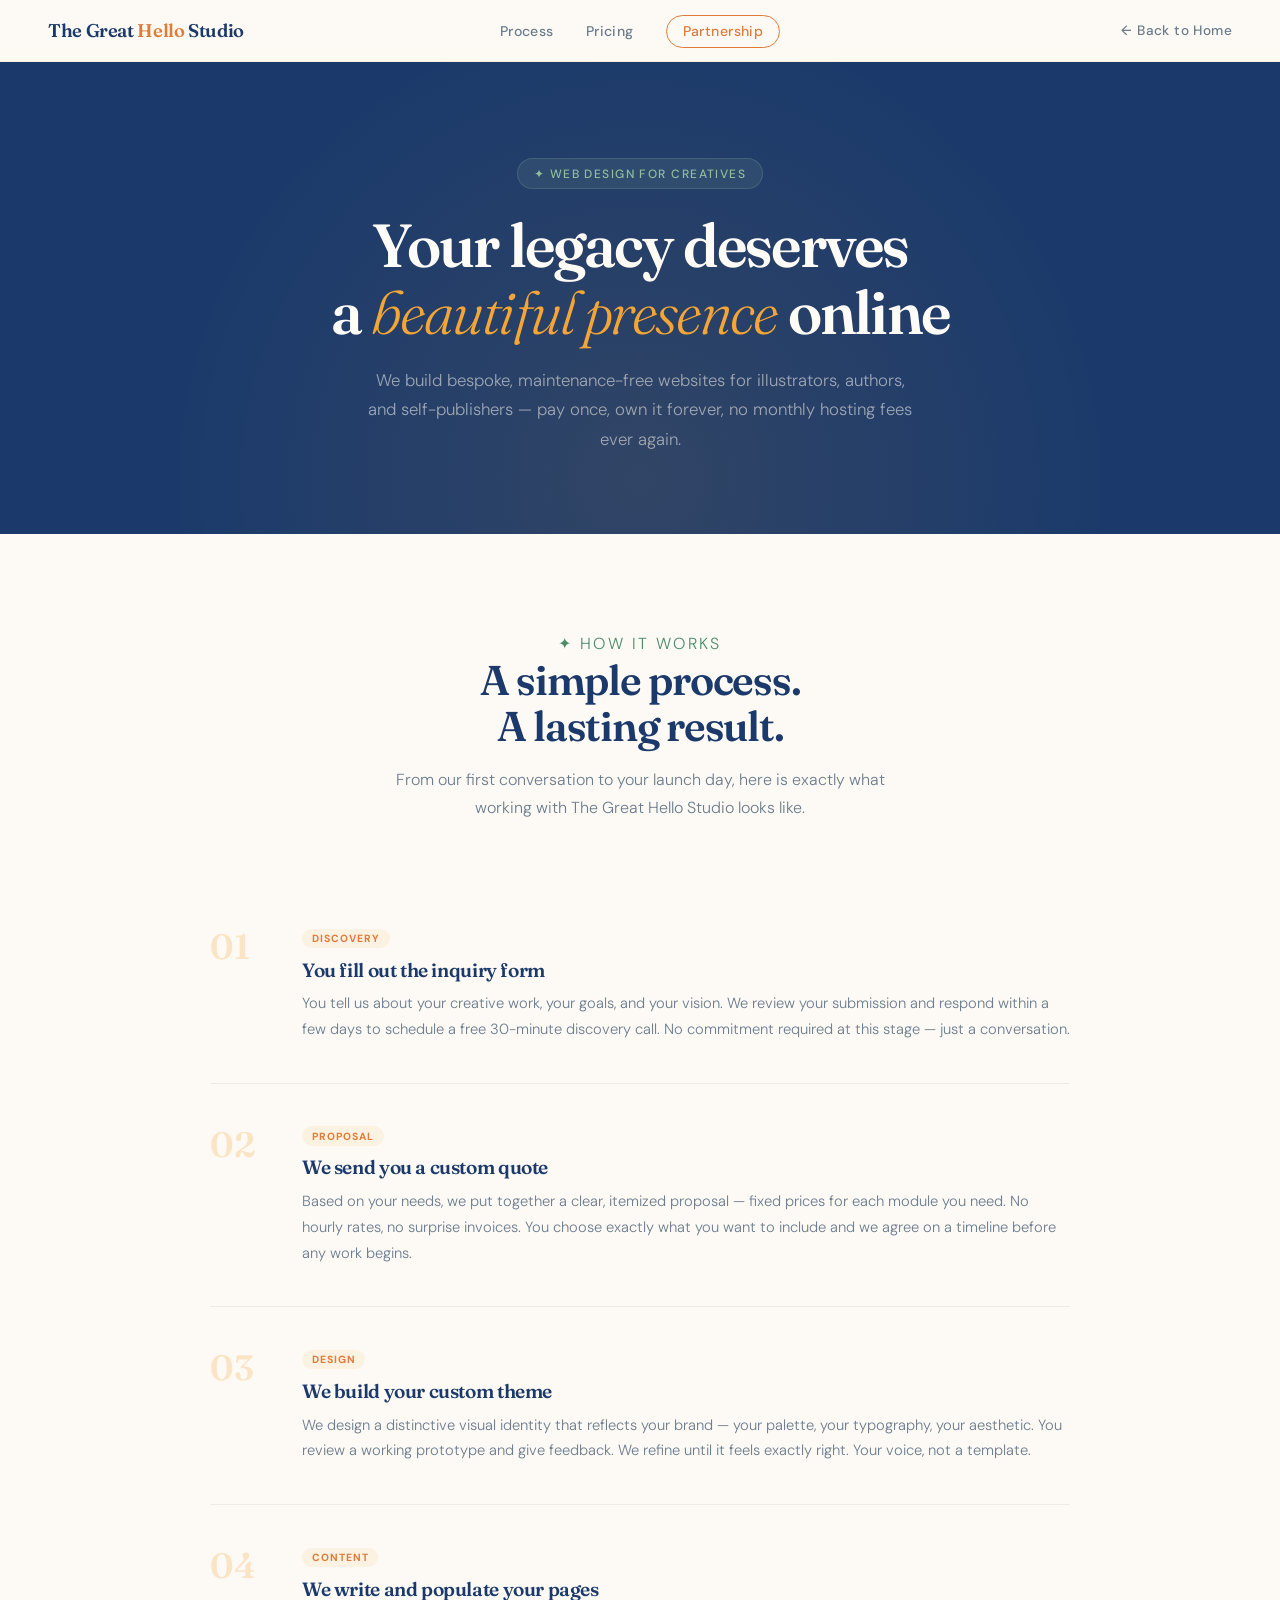
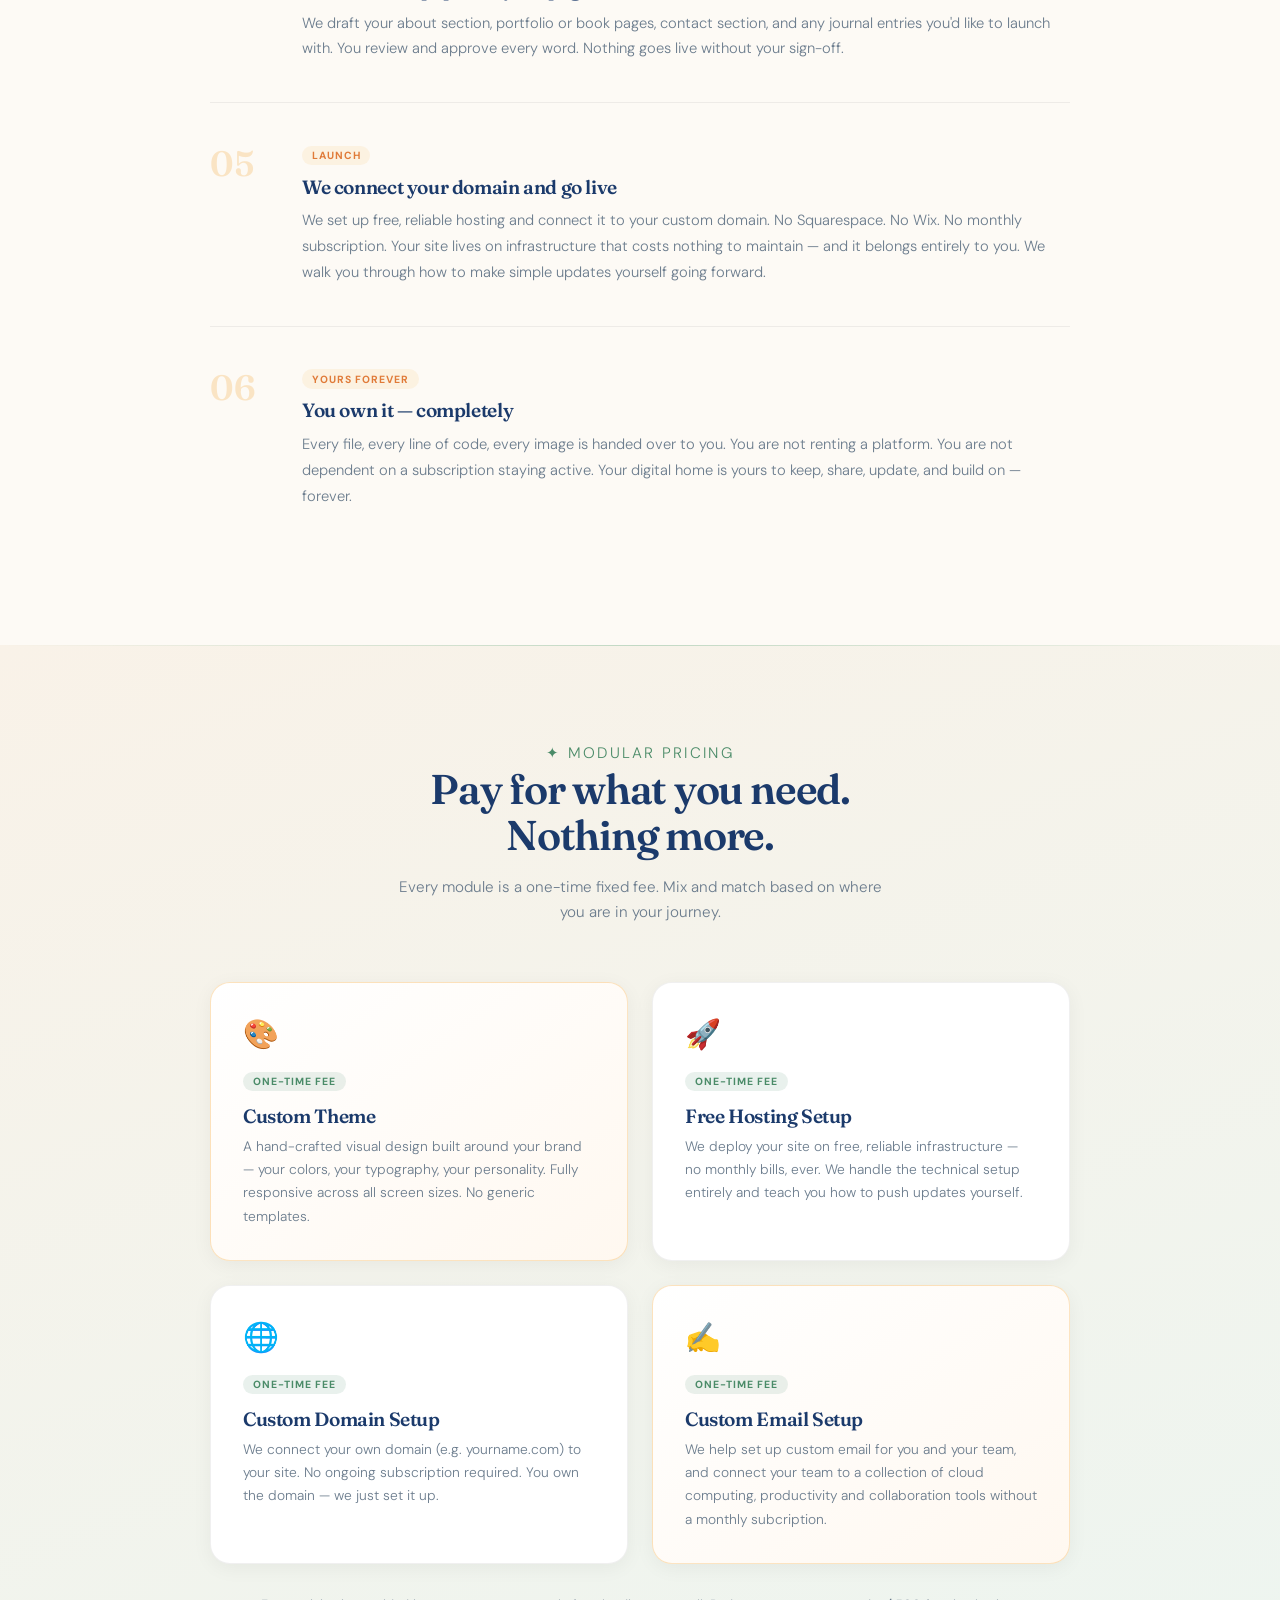
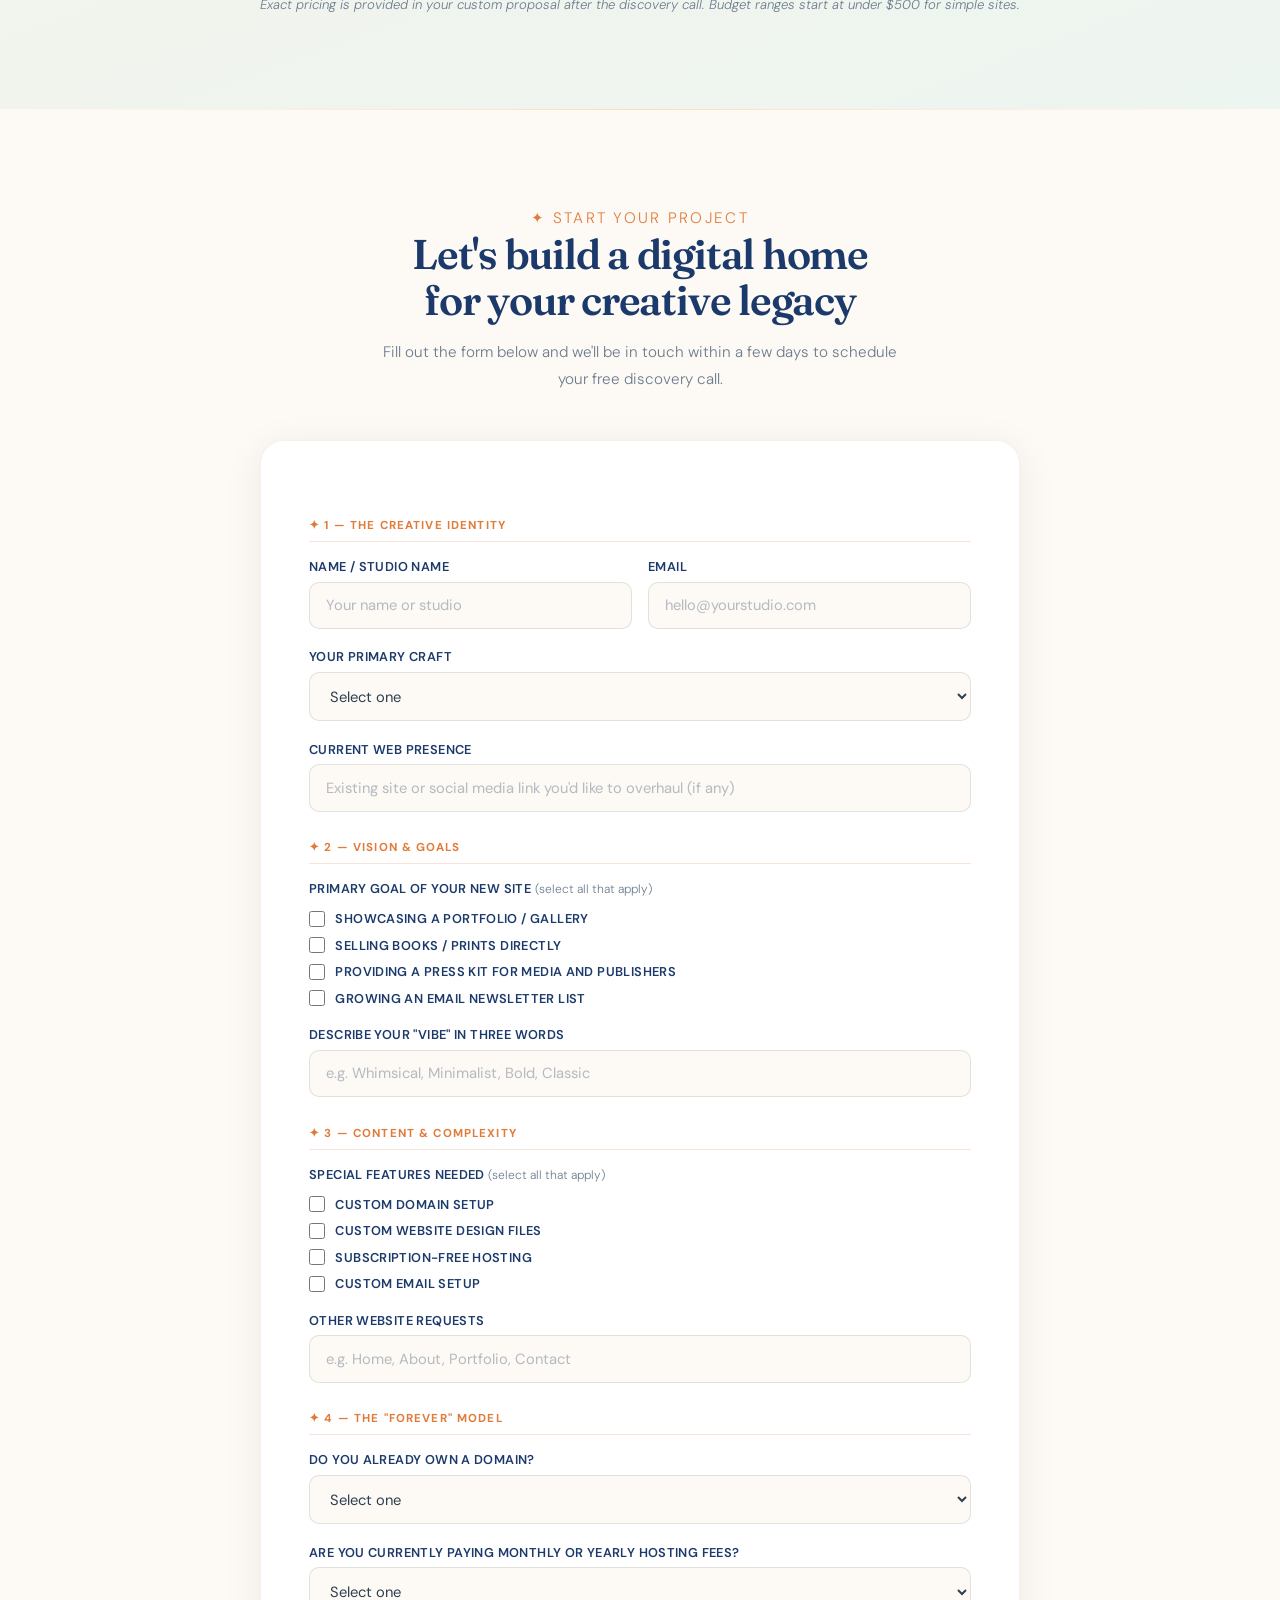
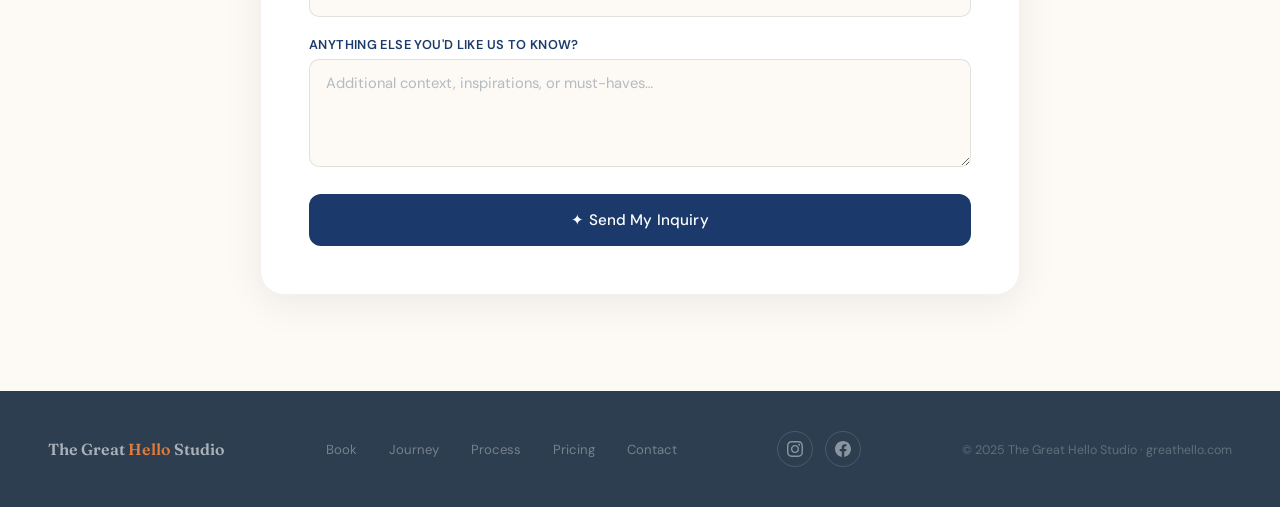
<file: webdesign/index.html>
<!DOCTYPE html>
<html lang="en">
<head>
  <meta charset="UTF-8"/>
  <meta name="viewport" content="width=device-width, initial-scale=1.0"/>
  <title>Web Design for Creatives — The Great Hello Studio</title>
  <meta name="description" content="The Great Hello Studio builds beautiful, maintenance-free websites for illustrators, authors, and self-publishers. Pay once, own it forever — no monthly hosting fees."/>
  <link rel="stylesheet" href="/css/webstyle.css">
<link rel="icon" type="image/svg+xml" href="data:image/svg+xml,%3Csvg xmlns='http://www.w3.org/2000/svg' viewBox='0 0 100 100'%3E%3Ctext y='.9em' font-size='90' fill='%23FFD166'%3E%E2%9C%A6%3C/text%3E%3C/svg%3E">
<link rel="icon" type="image/x-icon" href="/image/favicon.ico">
<link rel="icon" type="image/png" sizes="16x16" href="/image/favicon-16x16.png">
<link rel="icon" type="image/png" sizes="32x32" href="/image/favicon-32x32.png">
<link rel="apple-touch-icon" sizes="180x180" href="/image/apple-touch-icon.png">
<link rel="icon" type="image/png" sizes="192x192" href="/image/android-chrome-192x192.png">
<link rel="icon" type="image/png" sizes="512x512" href="/image/android-chrome-512x512.png">
  <link rel="preconnect" href="https://fonts.googleapis.com">
  <link rel="preconnect" href="https://fonts.gstatic.com" crossorigin>
  <link href="https://fonts.googleapis.com/css2?family=Fraunces:ital,opsz,wght@0,9..144,300;0,9..144,600;1,9..144,300&family=DM+Sans:wght@300;400;500&display=swap" rel="stylesheet">
</head>
<body>

  <!-- NAV -->
<nav>
  <a href="/" class="nav-logo">The Great <span>Hello</span> Studio</a>
  <ul class="nav-links">
    <li><a href="#process">Process</a></li>
    <li><a href="#pricing">Pricing</a></li>
    <li><a href="#inquiry">Partnership</a></li>
  </ul>
  <a href="/#creators" class="nav-back">← Back to Home</a>
</nav>
 

  <!-- HERO -->
  <div class="page-hero">
    <div class="eyebrow">✦ Web Design for Creatives</div>
    <h1>Your legacy deserves<br>a <em>beautiful presence</em> online</h1>
    <p class="page-hero-sub">We build bespoke, maintenance-free websites for illustrators, authors, and self-publishers — pay once, own it forever, no monthly hosting fees ever again.</p>
  </div>

  <!-- PROCESS -->
  <section class="process" id="process">
    <div class="process-header reveal">
      <p class="section-label" style="color:var(--sage-dark);">✦ How It Works</p>
      <h2 class="section-title" style="color:var(--midnight);">A simple process.<br>A lasting result.</h2>
      <p>From our first conversation to your launch day, here is exactly what working with The Great Hello Studio looks like.</p>
    </div>

    <div class="process-steps">

      <div class="process-step reveal">
        <div class="step-number">01</div>
        <div class="step-content">
          <div class="step-badge">Discovery</div>
          <h3>You fill out the inquiry form</h3>
          <p>You tell us about your creative work, your goals, and your vision. We review your submission and respond within a few days to schedule a free 30-minute discovery call. No commitment required at this stage — just a conversation.</p>
        </div>
      </div>

      <div class="process-step reveal">
        <div class="step-number">02</div>
        <div class="step-content">
          <div class="step-badge">Proposal</div>
          <h3>We send you a custom quote</h3>
          <p>Based on your needs, we put together a clear, itemized proposal — fixed prices for each module you need. No hourly rates, no surprise invoices. You choose exactly what you want to include and we agree on a timeline before any work begins.</p>
        </div>
      </div>

      <div class="process-step reveal">
        <div class="step-number">03</div>
        <div class="step-content">
          <div class="step-badge">Design</div>
          <h3>We build your custom theme</h3>
          <p>We design a distinctive visual identity that reflects your brand — your palette, your typography, your aesthetic. You review a working prototype and give feedback. We refine until it feels exactly right. Your voice, not a template.</p>
        </div>
      </div>

      <div class="process-step reveal">
        <div class="step-number">04</div>
        <div class="step-content">
          <div class="step-badge">Content</div>
          <h3>We write and populate your pages</h3>
          <p>We draft your about section, portfolio or book pages, contact section, and any journal entries you'd like to launch with. You review and approve every word. Nothing goes live without your sign-off.</p>
        </div>
      </div>

      <div class="process-step reveal">
        <div class="step-number">05</div>
        <div class="step-content">
          <div class="step-badge">Launch</div>
          <h3>We connect your domain and go live</h3>
          <p>We set up free, reliable hosting and connect it to your custom domain. No Squarespace. No Wix. No monthly subscription. Your site lives on infrastructure that costs nothing to maintain — and it belongs entirely to you. We walk you through how to make simple updates yourself going forward.</p>
        </div>
      </div>

      <div class="process-step reveal">
        <div class="step-number">06</div>
        <div class="step-content">
          <div class="step-badge">Yours Forever</div>
          <h3>You own it — completely</h3>
          <p>Every file, every line of code, every image is handed over to you. You are not renting a platform. You are not dependent on a subscription staying active. Your digital home is yours to keep, share, update, and build on — forever.</p>
        </div>
      </div>

    </div>
  </section>

  <!-- PRICING -->
  <section class="pricing" id="pricing">
    <div class="pricing-header reveal">
      <p class="section-label">✦ Modular Pricing</p>
      <h2 class="section-title" style="color:var(--midnight);">Pay for what you need.<br>Nothing more.</h2>
      <p>Every module is a one-time fixed fee. Mix and match based on where you are in your journey.</p>
    </div>

    <div class="pricing-grid reveal">
      <div class="pricing-card featured">
        <span class="pricing-icon">🎨</span>
        <div class="pricing-tag">One-Time Fee</div>
        <div class="pricing-name">Custom Theme</div>
        <p class="pricing-desc">A hand-crafted visual design built around your brand — your colors, your typography, your personality. Fully responsive across all screen sizes. No generic templates.</p>
      </div>
      
      <div class="pricing-card">
        <span class="pricing-icon">🚀</span>
        <div class="pricing-tag">One-Time Fee</div>
        <div class="pricing-name">Free Hosting Setup</div>
        <p class="pricing-desc">We deploy your site on free, reliable infrastructure — no monthly bills, ever. We handle the technical setup entirely and teach you how to push updates yourself.</p>
      </div>

      <div class="pricing-card">
        <span class="pricing-icon">🌐</span>
        <div class="pricing-tag">One-Time Fee</div>
        <div class="pricing-name">Custom Domain Setup</div>
        <p class="pricing-desc">We connect your own domain (e.g. yourname.com) to your site. No ongoing subscription required. You own the domain — we just set it up.</p>
      </div>
      
      <div class="pricing-card featured">
        <span class="pricing-icon">✍️</span>
        <div class="pricing-tag">One-Time Fee</div>
        <div class="pricing-name">Custom Email Setup</div>
        <p class="pricing-desc">We help set up custom email for you and your team, and connect your team to a collection of cloud computing, productivity and collaboration tools without a monthly subcription.</p>
      </div>
      
    </div>
    <p class="pricing-note">Exact pricing is provided in your custom proposal after the discovery call. Budget ranges start at under $500 for simple sites.</p>
  </section>

  <!-- FORM -->
  <section class="form-section" id="inquiry">
    <div class="form-wrap">
      <div class="form-header reveal">
        <p class="section-label">✦ Start Your Project</p>
        <h2 class="section-title">Let's build a digital home<br>for your creative legacy</h2>
        <p>Fill out the form below and we'll be in touch within a few days to schedule your free discovery call.</p>
      </div>

      <div class="collab-form reveal">
        <form>
          <input type="hidden" name="access_key" value="a3b39ef1-7ac7-4cdc-99b8-303754ea38bf">
          <input type="hidden" name="subject" value="New Web Design Inquiry — Great Hello Studio">

          <!-- 1. Creative Identity -->
          <div class="form-section-label">✦ 1 — The Creative Identity</div>
          <div class="form-row">
            <div class="form-group">
              <label>Name / Studio Name</label>
              <input type="text" name="name" placeholder="Your name or studio" required/>
            </div>
            <div class="form-group">
              <label>Email</label>
              <input type="email" name="email" placeholder="hello@yourstudio.com" required/>
            </div>
          </div>
          <!--div class="form-group">
            <label>Your Primary Craft</label>
            <input type="text" name="craft" placeholder="e.g. Children's Book Author, Fine Art Illustrator, Self-Publisher" required/>
          </div-->
          <div class="form-group">
            <label>Your Primary Craft</label>
            <select name="hosting" required>
              <option value="" disabled selected>Select one</option>
              <option value="author">Book Author</option>
              <option value="artist">Fine Art Illustrator</option>
              <option value="publisher">Self-Publisher</option>
            </select>
          </div>
          <div class="form-group">
            <label>Current Web Presence</label>
            <input type="text" name="current_site" placeholder="Existing site or social media link you'd like to overhaul (if any)" required/>
          </div>

          <!-- 2. Vision & Goals -->
          <div class="form-section-label">✦ 2 — Vision & Goals</div>
          <div class="form-group">
            <label>Primary Goal of Your New Site <span class="label-note">(select all that apply)</span></label>
            <div class="checkbox-group">
              <label class="checkbox-label"><input type="checkbox" name="goal[]" value="portfolio"/> Showcasing a portfolio / gallery</label>
              <label class="checkbox-label"><input type="checkbox" name="goal[]" value="selling"/> Selling books / prints directly</label>
              <label class="checkbox-label"><input type="checkbox" name="goal[]" value="press_kit"/> Providing a Press Kit for media and publishers</label>
              <label class="checkbox-label"><input type="checkbox" name="goal[]" value="newsletter"/> Growing an email newsletter list</label>
            </div>
          </div>
          <div class="form-group">
            <label>Describe Your "Vibe" in Three Words</label>
            <input type="text" name="vibe" placeholder="e.g. Whimsical, Minimalist, Bold, Classic" required/>
          </div>

          <!-- 3. Content & Complexity -->
          <div class="form-section-label">✦ 3 — Content & Complexity</div>
          <div class="form-group">
            <label>Special Features Needed <span class="label-note">(select all that apply)</span></label>
            <div class="checkbox-group">
              <label class="checkbox-label"><input type="checkbox" name="features[]" value="domain link"/> Custom Domain Setup</label>
              <label class="checkbox-label"><input type="checkbox" name="features[]" value="design"/> Custom Website Design Files</label>
              <label class="checkbox-label"><input type="checkbox" name="features[]" value="hosting"/> Subscription-Free Hosting</label>
              <label class="checkbox-label"><input type="checkbox" name="features[]" value="email setup"/> Custom Email Setup</label>
            </div>
          </div>
             <div class="form-group">
            <label>Other Website Requests</label>
            <input type="text" name="design" placeholder="e.g. Home, About, Portfolio, Contact"/>
          </div>
          

          <!-- 4. The Forever Model -->
          <div class="form-section-label">✦ 4 — The "Forever" Model</div>
          <div class="form-group">
            <label>Do you already own a domain?</label>
            <select name="domain" required>
              <option value="" disabled selected>Select one</option>
              <option value="yes">Yes — I already own one (e.g. www.yourname.com)</option>
              <option value="no">No — I need help securing one</option>
              <option value="unsure">Not sure yet</option>
            </select>
          </div>
          <div class="form-group">
            <label>Are you currently paying monthly or yearly hosting fees?</label>
            <select name="hosting" required>
              <option value="" disabled selected>Select one</option>
              <option value="yes">Yes — I'd love to eliminate them</option>
              <option value="no">No — starting fresh</option>
              <option value="unsure">Not sure what I'm paying for</option>
            </select>
          </div>
          <div class="form-group">
            <label>Anything else you'd like us to know?</label>
            <textarea rows="4" name="notes" placeholder="Additional context, inspirations, or must-haves…" required></textarea>
          </div>

          <button type="submit" class="btn-form">✦ Send My Inquiry</button>
        </form>
      </div>
    </div>
  </section>

  <!-- FOOTER -->
  <footer>
    <a href="/" class="footer-logo">The Great <span>Hello</span> Studio</a>
    <ul class="footer-links">
      <li><a href="/#about">Book</a></li>
      <li><a href="/#journey">Journey</a></li>
      <li><a href="#process">Process</a></li>
      <li><a href="#pricing">Pricing</a></li>
      <li><a href="#inquiry">Contact</a></li>
    </ul>
    <!--a href="index.html" class="footer-back">← Back to greathello.com</a-->
      <div class="social-links">
  <!-- Instagram -->
  <a href="https://instagram.com/the.great.hello" target="_blank" rel="noopener" class="social-link" aria-label="Instagram">
    <svg viewBox="0 0 24 24" xmlns="http://www.w3.org/2000/svg">
      <path d="M12 2.163c3.204 0 3.584.012 4.85.07 3.252.148 4.771 1.691 4.919 4.919.058 1.265.069 1.645.069 4.849 0 3.205-.012 3.584-.069 4.849-.149 3.225-1.664 4.771-4.919 4.919-1.266.058-1.644.07-4.85.07-3.204 0-3.584-.012-4.849-.07-3.26-.149-4.771-1.699-4.919-4.92-.058-1.265-.07-1.644-.07-4.849 0-3.204.013-3.583.07-4.849.149-3.227 1.664-4.771 4.919-4.919 1.266-.057 1.645-.069 4.849-.069zm0-2.163c-3.259 0-3.667.014-4.947.072-4.358.2-6.78 2.618-6.98 6.98-.059 1.281-.073 1.689-.073 4.948 0 3.259.014 3.668.072 4.948.2 4.358 2.618 6.78 6.98 6.98 1.281.058 1.689.072 4.948.072 3.259 0 3.668-.014 4.948-.072 4.354-.2 6.782-2.618 6.979-6.98.059-1.28.073-1.689.073-4.948 0-3.259-.014-3.667-.072-4.947-.196-4.354-2.617-6.78-6.979-6.98-1.281-.059-1.69-.073-4.949-.073zm0 5.838c-3.403 0-6.162 2.759-6.162 6.162s2.759 6.163 6.162 6.163 6.162-2.759 6.162-6.163c0-3.403-2.759-6.162-6.162-6.162zm0 10.162c-2.209 0-4-1.79-4-4 0-2.209 1.791-4 4-4s4 1.791 4 4c0 2.21-1.791 4-4 4zm6.406-11.845c-.796 0-1.441.645-1.441 1.44s.645 1.44 1.441 1.44c.795 0 1.439-.645 1.439-1.44s-.644-1.44-1.439-1.44z"/>
    </svg>
  </a>
  <!-- Facebook -->
  <a href="https://facebook.com/thegreathello" target="_blank" rel="noopener" class="social-link" aria-label="Facebook">
    <svg viewBox="0 0 24 24" xmlns="http://www.w3.org/2000/svg">
      <path d="M24 12.073c0-6.627-5.373-12-12-12s-12 5.373-12 12c0 5.99 4.388 10.954 10.125 11.854v-8.385H7.078v-3.47h3.047V9.43c0-3.007 1.792-4.669 4.533-4.669 1.312 0 2.686.235 2.686.235v2.953H15.83c-1.491 0-1.956.925-1.956 1.874v2.25h3.328l-.532 3.47h-2.796v8.385C19.612 23.027 24 18.062 24 12.073z"/>
    </svg>
  </a>
</div>
    <div> <a href="#" class="footer-copy">© 2025 The Great Hello Studio · greathello.com</a></div>
  </footer>

  <script>
    // Scroll reveal
    const reveals = document.querySelectorAll('.reveal');
    const observer = new IntersectionObserver((entries) => {
      entries.forEach(entry => {
        if (entry.isIntersecting) {
          entry.target.classList.add('visible');
          observer.unobserve(entry.target);
        }
      });
    }, { threshold: 0.1 });
    reveals.forEach(el => observer.observe(el));

    // Form submission
    const collabForm = document.querySelector('.collab-form form');
    if (collabForm) {
      collabForm.addEventListener('submit', async function(e) {
        e.preventDefault();

        // Checkbox validation
        const goalChecks    = this.querySelectorAll('input[name="goal[]"]:checked');
        const featureChecks = this.querySelectorAll('input[name="features[]"]:checked');

        if (goalChecks.length === 0) {
          alert('Please select at least one primary goal for your site.');
          return;
        }
        if (featureChecks.length === 0) {
          alert('Please select at least one special feature needed.');
          return;
        }

        const btn  = this.querySelector('.btn-form');
        const data = new FormData(this);

        btn.textContent = 'Sending...';
        btn.disabled    = true;

        try {
          const res  = await fetch('https://api.web3forms.com/submit', {
            method: 'POST',
            body: data,
          });
          const json = await res.json();

          if (json.success) {
            this.reset();
            btn.textContent      = '✦ Received — we\'ll be in touch!';
            btn.style.background = '#4A8B68';
          } else {
            btn.textContent      = '✗ Something went wrong. Try again.';
            btn.style.background = '#c0392b';
            btn.disabled         = false;
          }
        } catch (err) {
          btn.textContent      = '✗ Network error. Try again.';
          btn.style.background = '#c0392b';
          btn.disabled         = false;
        }
      });
    }
  </script>

</body>
</html>
</file>
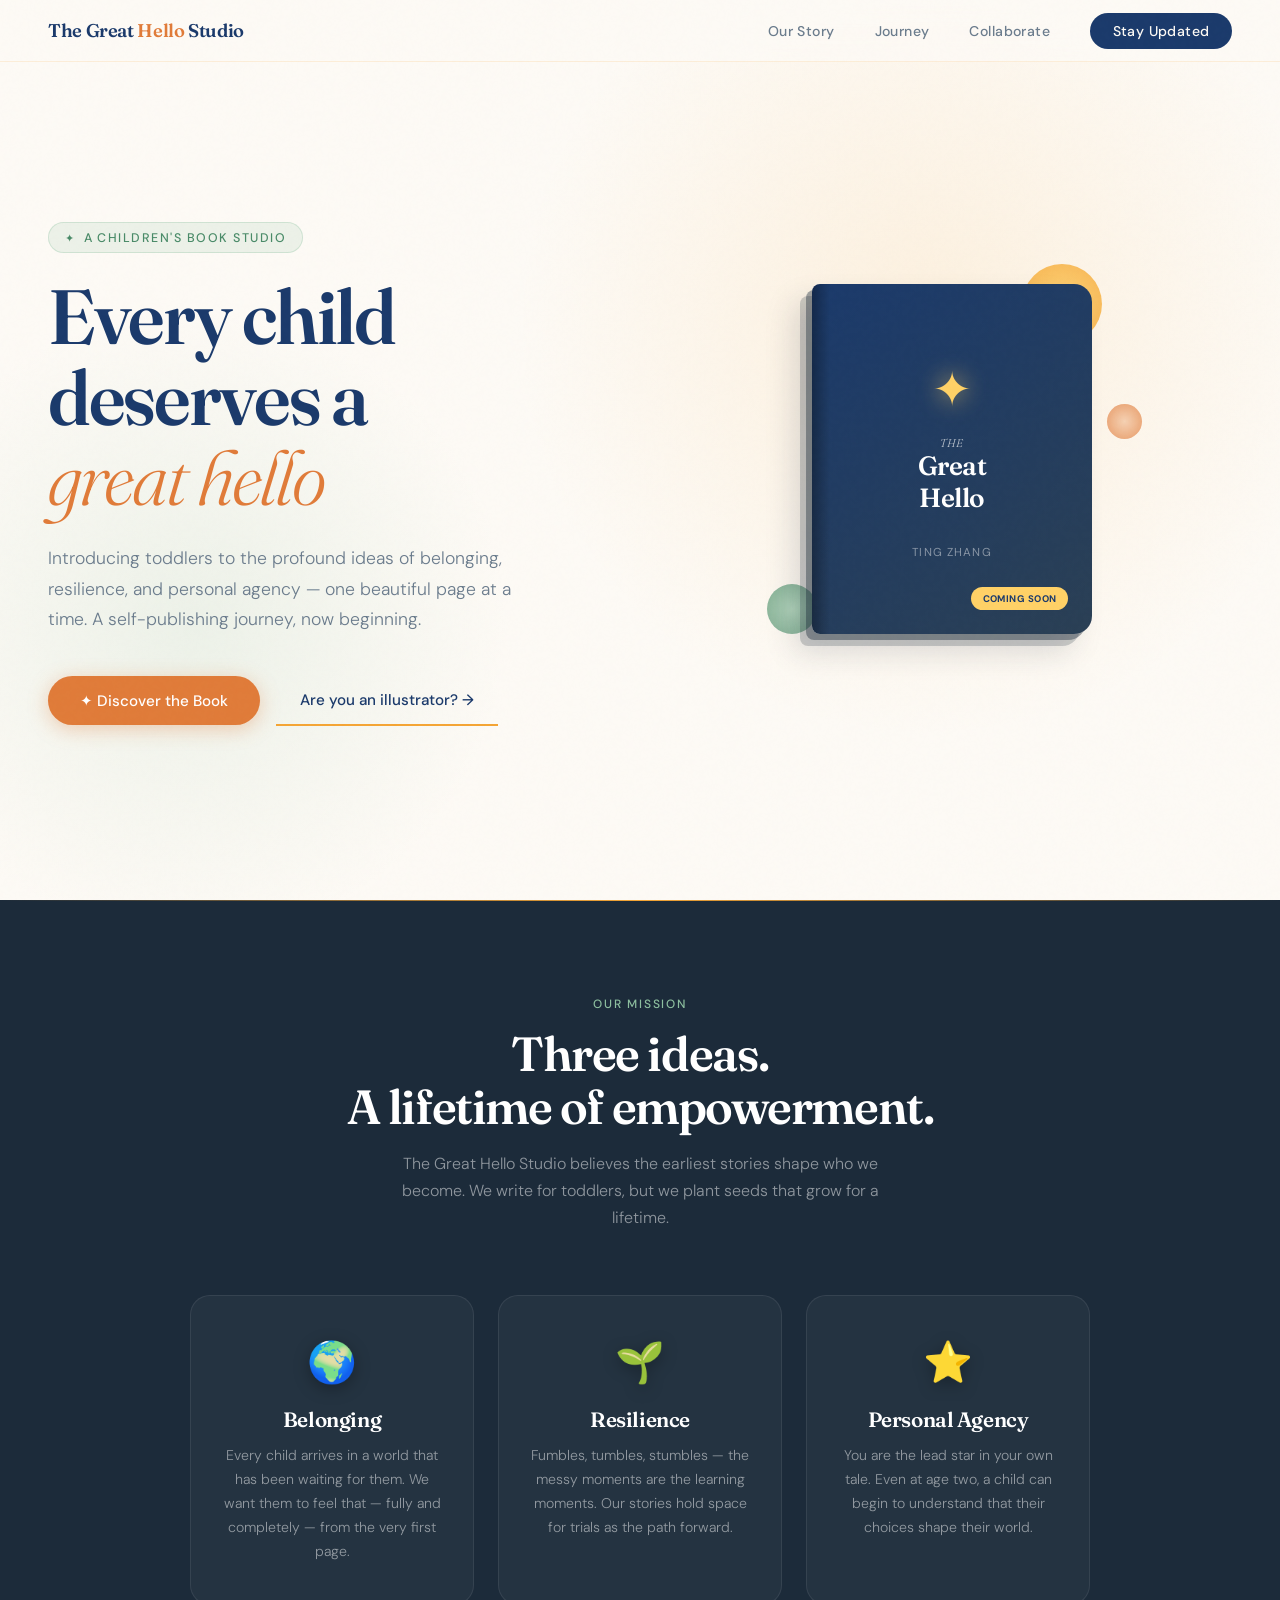
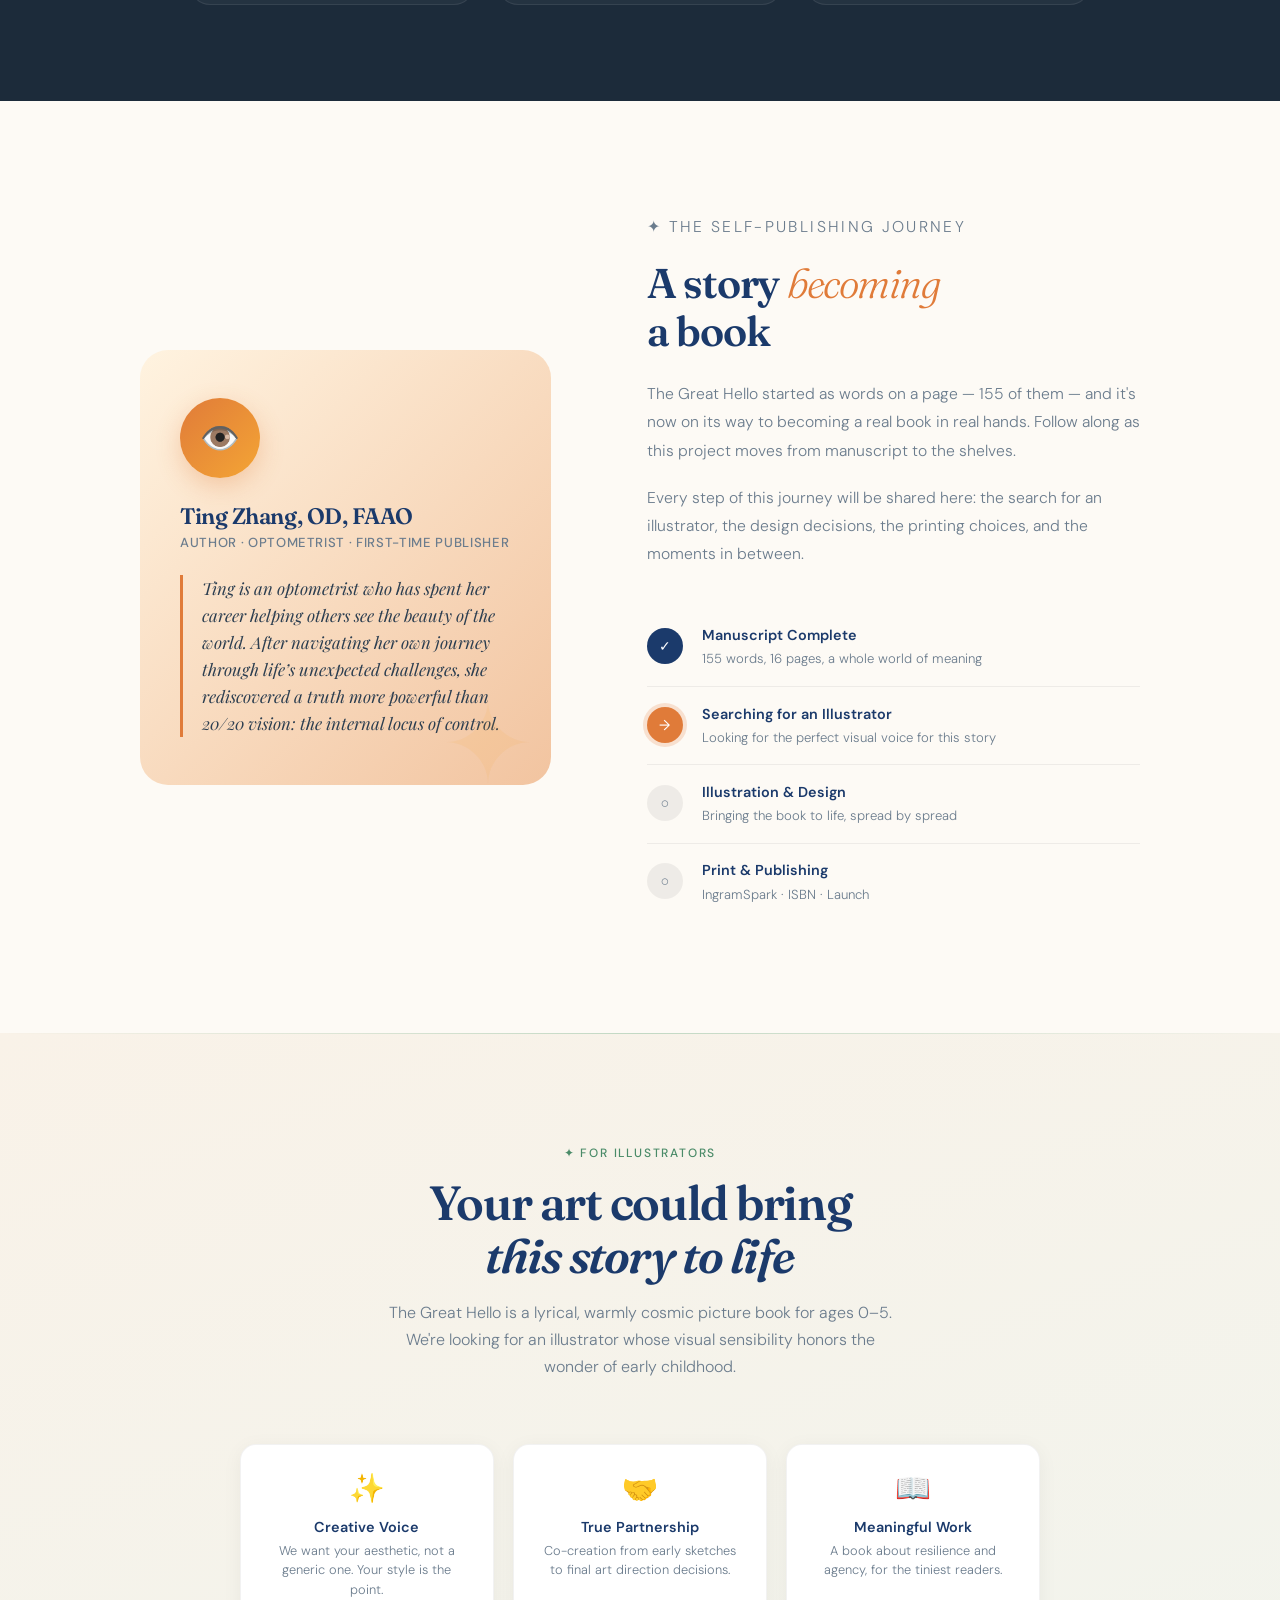
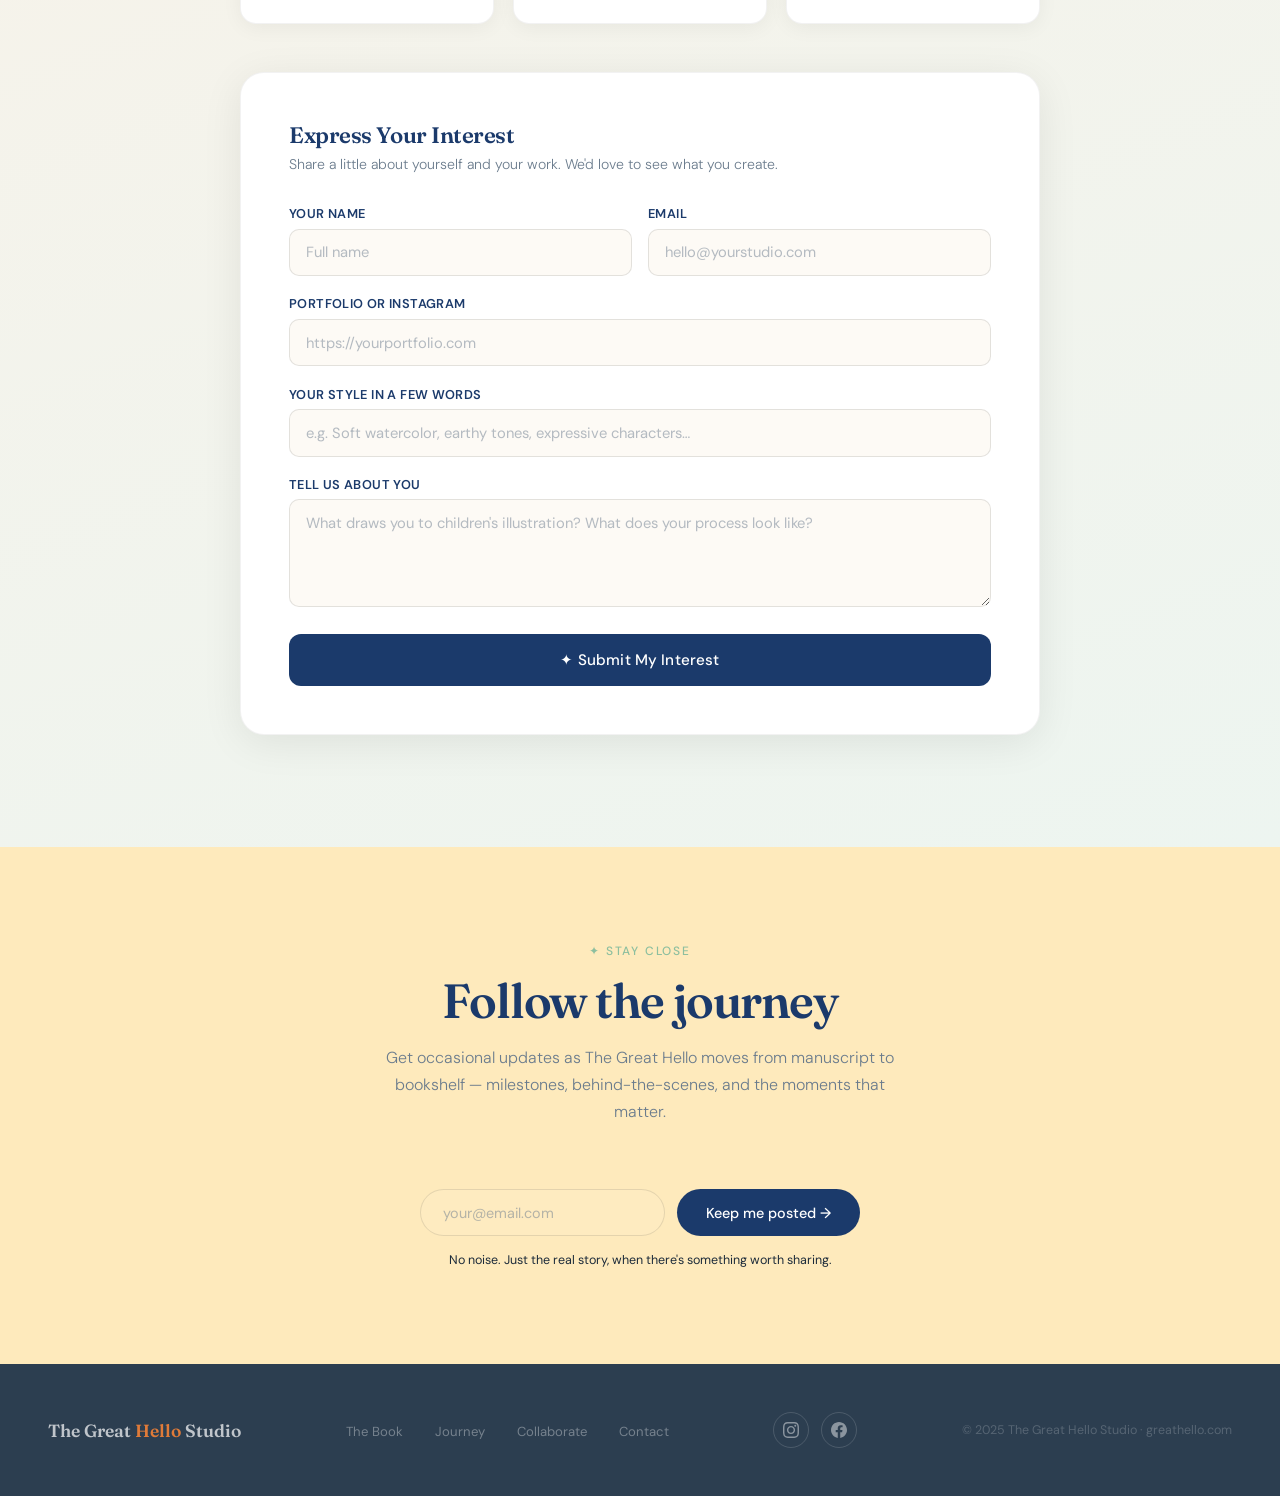
<file: index-old.html>
<!DOCTYPE html>
<html lang="en">
<head>
  <meta charset="UTF-8" />
  <meta name="viewport" content="width=device-width, initial-scale=1.0"/>
  <title>The Great Hello Studio — Where Every Child Blossoms</title>
  <link rel="icon" type="image/svg+xml" href="data:image/svg+xml,<svg xmlns='http://www.w3.org/2000/svg' viewBox='0 0 100 100'><text y='.9em' font-size='90' fill='%23FFD166'>✦</text></svg>">
  <link rel="preconnect" href="https://fonts.googleapis.com">
  <link rel="preconnect" href="https://fonts.gstatic.com" crossorigin>
  <link href="https://fonts.googleapis.com/css2?family=Playfair+Display:ital,wght@0,400;0,700;1,400&family=Fraunces:ital,opsz,wght@0,9..144,300;0,9..144,600;1,9..144,300&family=DM+Sans:wght@300;400;500&display=swap" rel="stylesheet">
  <style>
    :root {
      --dawn: #FFF3E0;
      --sky: #E8F4F8;
      --gold: #F4A535;
      --amber: #E07B39;
      --blush: #F2C4A0;
      --sage: #8DBF9F;
      --sage-dark: #4A8B68;
      --midnight: #1B3A6B;
      --midnight1: #1C2B3A;
      --ink: #2C3E50;
      --soft: #6B7C8D;
      --cream: #FDFAF5;
      --star: #FFD166;
    }

    *, *::before, *::after { box-sizing: border-box; margin: 0; padding: 0; }

    html { scroll-behavior: smooth; }

    body {
      font-family: 'DM Sans', sans-serif;
      background: var(--cream);
      color: var(--ink);
      overflow-x: hidden;
    }

    /* ── NOISE OVERLAY ── */
    body::before {
      content: '';
      position: fixed;
      inset: 0;
      background-image: url("data:image/svg+xml,%3Csvg viewBox='0 0 200 200' xmlns='http://www.w3.org/2000/svg'%3E%3Cfilter id='n'%3E%3CfeTurbulence type='fractalNoise' baseFrequency='0.75' numOctaves='4' stitchTiles='stitch'/%3E%3C/filter%3E%3Crect width='100%25' height='100%25' filter='url(%23n)' opacity='0.03'/%3E%3C/svg%3E");
      pointer-events: none;
      z-index: 1000;
      opacity: 0.4;
    }

    /* ── NAV ── */
    nav {
      position: fixed;
      top: 0; left: 0; right: 0;
      z-index: 100;
      display: flex;
      align-items: center;
      justify-content: space-between;
      padding: 1.2rem 3rem;
      background: rgba(253, 250, 245, 0.88);
      backdrop-filter: blur(12px);
      border-bottom: 1px solid rgba(244, 165, 53, 0.15);
    }

    .nav-logo {
      font-family: 'Fraunces', serif;
      font-size: 1.15rem;
      font-weight: 600;
      color: var(--midnight);
      letter-spacing: -0.02em;
    }
    
    .nav-logo a {
      text-decoration: none;
      color: inherit;
    }

    .nav-logo span {
      color: var(--amber);
    }

    nav ul {
      list-style: none;
      display: flex;
      gap: 2.5rem;
      align-items: center;
    }

    nav ul li a {
      text-decoration: none;
      color: var(--soft);
      font-size: 0.88rem;
      font-weight: 500;
      letter-spacing: 0.03em;
      transition: color 0.2s;
    }

    nav ul li a:hover { color: var(--amber); }

    .nav-cta {
      background: var(--midnight) !important;
      color: var(--cream) !important;
      padding: 0.55rem 1.4rem !important;
      border-radius: 50px !important;
      font-weight: 500 !important;
      transition: background 0.2s, transform 0.2s !important;
    }

    .nav-cta:hover {
      background: var(--amber) !important;
      color: var(--cream) !important;
      transform: translateY(-1px);
    }

    /* ── HERO ── */
    .hero {
      min-height: 100vh;
      display: grid;
      grid-template-columns: 1fr 1fr;
      align-items: center;
      padding: 8rem 3rem 5rem;
      gap: 4rem;
      position: relative;
      overflow: hidden;
    }

    /* Layered background */
    .hero::before {
      content: '';
      position: absolute;
      top: -10%;
      right: -5%;
      width: 65vw;
      height: 65vw;
      border-radius: 50%;
      background: radial-gradient(circle, rgba(244,165,53,0.12) 0%, rgba(244,165,53,0) 70%);
      pointer-events: none;
    }

    .hero::after {
      content: '';
      position: absolute;
      bottom: -5%;
      left: -10%;
      width: 50vw;
      height: 50vw;
      border-radius: 50%;
      background: radial-gradient(circle, rgba(141,191,159,0.15) 0%, rgba(141,191,159,0) 70%);
      pointer-events: none;
    }

    .hero-text {
      position: relative;
      z-index: 2;
      animation: fadeUp 0.9s ease both;
    }

    .eyebrow {
      display: inline-flex;
      align-items: center;
      gap: 0.5rem;
      font-size: 0.78rem;
      font-weight: 500;
      letter-spacing: 0.12em;
      text-transform: uppercase;
      color: var(--sage-dark);
      margin-bottom: 1.5rem;
      background: rgba(141,191,159,0.15);
      padding: 0.4rem 1rem;
      border-radius: 50px;
      border: 1px solid rgba(141,191,159,0.3);
    }

    .eyebrow::before {
      content: '✦';
      font-size: 0.7rem;
      color: var(--sage-dark);
    }

    h1 {
      font-family: 'Fraunces', serif;
      font-size: clamp(3rem, 6vw, 5.2rem);
      font-weight: 600;
      line-height: 1.05;
      color: var(--midnight);
      letter-spacing: -0.03em;
      margin-bottom: 1.5rem;
    }

    h1 em {
      font-style: italic;
      color: var(--amber);
      font-weight: 300;
    }

    .hero-desc {
      font-size: 1.1rem;
      line-height: 1.75;
      color: var(--soft);
      max-width: 480px;
      margin-bottom: 2.5rem;
      font-weight: 300;
    }

    .hero-actions {
      display: flex;
      gap: 1rem;
      flex-wrap: wrap;
      align-items: center;
    }

    .btn-primary {
      display: inline-flex;
      align-items: center;
      gap: 0.5rem;
      background: var(--amber);
      color: white;
      padding: 0.9rem 2rem;
      border-radius: 50px;
      font-size: 0.95rem;
      font-weight: 500;
      text-decoration: none;
      transition: all 0.25s;
      box-shadow: 0 4px 20px rgba(224,123,57,0.35);
    }

    .btn-primary:hover {
      background: var(--midnight);
      transform: translateY(-2px);
      box-shadow: 0 8px 30px rgba(28,43,58,0.25);
    }

    .btn-secondary {
      display: inline-flex;
      align-items: center;
      gap: 0.5rem;
      color: var(--midnight);
      padding: 0.9rem 1.5rem;
      font-size: 0.95rem;
      font-weight: 500;
      text-decoration: none;
      border-bottom: 2px solid var(--gold);
      transition: all 0.2s;
    }

    .btn-secondary:hover {
      color: var(--amber);
      gap: 0.8rem;
    }

    /* ── BOOK VISUAL ── */
    .hero-visual {
      position: relative;
      z-index: 2;
      display: flex;
      justify-content: center;
      align-items: center;
      animation: fadeUp 0.9s 0.2s ease both;
    }

    .book-container {
      position: relative;
      width: 340px;
      height: 380px;
    }

    /* Floating shapes */
    .float-shape {
      position: absolute;
      border-radius: 50%;
      animation: float 4s ease-in-out infinite;
    }

    .shape-1 {
      width: 80px; height: 80px;
      background: radial-gradient(circle, var(--star), var(--gold));
      top: -20px; right: 20px;
      animation-delay: 0s;
      opacity: 0.85;
    }

    .shape-2 {
      width: 50px; height: 50px;
      background: radial-gradient(circle, var(--sage), var(--sage-dark));
      bottom: 30px; left: -15px;
      animation-delay: 1.5s;
      opacity: 0.7;
    }

    .shape-3 {
      width: 35px; height: 35px;
      background: radial-gradient(circle, var(--blush), var(--amber));
      top: 120px; right: -20px;
      animation-delay: 0.8s;
      opacity: 0.75;
    }

    /* Book */
    .book {
      position: relative;
      width: 280px;
      height: 350px;
      margin: 0 auto;
      perspective: 1200px;
    }

    .book-cover {
      width: 100%;
      height: 100%;
      background: linear-gradient(145deg, var(--midnight) 0%, #2A3F54 100%);
      border-radius: 8px 18px 18px 8px;
      box-shadow:
        -6px 6px 0 rgba(28,43,58,0.4),
        -12px 12px 0 rgba(28,43,58,0.2),
        -18px 18px 30px rgba(28,43,58,0.15);
      display: flex;
      flex-direction: column;
      align-items: center;
      justify-content: center;
      padding: 2.5rem 2rem;
      position: relative;
      overflow: hidden;
      transition: transform 0.4s ease, box-shadow 0.4s ease;
    }

    .book-cover:hover {
      transform: rotate(1deg) scale(1.02);
      box-shadow:
        -8px 8px 0 rgba(28,43,58,0.4),
        -16px 16px 0 rgba(28,43,58,0.2),
        -24px 24px 40px rgba(28,43,58,0.2);
    }

    /* Spine illusion */
    .book-cover::before {
      content: '';
      position: absolute;
      left: 0;
      top: 0;
      bottom: 0;
      width: 18px;
      background: linear-gradient(to right, rgba(0,0,0,0.3), rgba(0,0,0,0));
      border-radius: 8px 0 0 8px;
    }

    /* Stars on cover */
    .book-cover::after {
      content: '';
      position: absolute;
      inset: 0;
   
    }

    .cover-star {
      font-size: 3rem;
      margin-bottom: 1rem;
      color: var(--star);
      filter: drop-shadow(0 0 12px rgba(255,209,102,0.8));
      animation: pulse-glow 3s ease-in-out infinite;
    }

    .cover-title {
      font-family: 'Fraunces', serif;
      font-size: 1.65rem;
      font-weight: 600;
      color: white;
      text-align: center;
      line-height: 1.2;
      letter-spacing: -0.02em;
      margin-bottom: 0.5rem;
    }

    .cover-title .cover-the {
      font-size: 1rem;
      font-weight: 300;
      font-style: italic;
      display: block;
      color: rgba(255,255,255,0.7);
      letter-spacing: 0.05em;
      text-transform: uppercase;
      font-size: 0.7rem;
    }

    .cover-author {
      font-size: 0.72rem;
      color: rgba(255,255,255,0.45);
      letter-spacing: 0.1em;
      text-transform: uppercase;
      margin-top: 1.5rem;
    }

    .cover-badge {
      position: absolute;
      bottom: 1.5rem;
      right: 1.5rem;
      background: var(--star);
      color: var(--midnight);
      font-size: 0.6rem;
      font-weight: 700;
      letter-spacing: 0.05em;
      text-transform: uppercase;
      padding: 0.3rem 0.7rem;
      border-radius: 20px;
    }

    /* ── PILLARS ── */
    .pillars {
      padding: 6rem 3rem;
      background: var(--midnight1);
      position: relative;
      overflow: hidden;
    }

    .pillars::before {
      content: '';
      position: absolute;
      top: 0; left: 0; right: 0;
      height: 1px;
      background: linear-gradient(to right, transparent, var(--gold), transparent);
    }

    .section-label {
      text-align: center;
      font-size: 0.75rem;
      letter-spacing: 0.15em;
      text-transform: uppercase;
      color: var(--sage);
      margin-bottom: 1rem;
      font-weight: 500;
    }

    .section-title {
      font-family: 'Fraunces', serif;
      font-size: clamp(2rem, 4vw, 3rem);
      font-weight: 600;
      text-align: center;
      line-height: 1.1;
      letter-spacing: -0.03em;
      margin-bottom: 1rem;
    }

    .pillars .section-title { color: white; }

    .section-sub {
      text-align: center;
      color: rgba(255,255,255,0.5);
      font-size: 1rem;
      max-width: 520px;
      margin: 0 auto 4rem;
      line-height: 1.7;
      font-weight: 300;
    }

    .pillar-grid {
      display: grid;
      grid-template-columns: repeat(3, 1fr);
      gap: 1.5rem;
      max-width: 900px;
      margin: 0 auto;
    }

    .pillar-card {
      background: rgba(255,255,255,0.04);
      border: 1px solid rgba(255,255,255,0.08);
      border-radius: 20px;
      padding: 2.5rem 2rem;
      text-align: center;
      transition: all 0.3s;
      position: relative;
      overflow: hidden;
    }

    .pillar-card::before {
      content: '';
      position: absolute;
      inset: 0;
      opacity: 0;
      transition: opacity 0.3s;
      border-radius: 20px;
    }

    .pillar-card:nth-child(1)::before { background: radial-gradient(circle at 50% 0%, rgba(244,165,53,0.1), transparent 60%); }
    .pillar-card:nth-child(2)::before { background: radial-gradient(circle at 50% 0%, rgba(141,191,159,0.1), transparent 60%); }
    .pillar-card:nth-child(3)::before { background: radial-gradient(circle at 50% 0%, rgba(255,209,102,0.1), transparent 60%); }

    .pillar-card:hover { border-color: rgba(255,255,255,0.2); transform: translateY(-4px); }
    .pillar-card:hover::before { opacity: 1; }

    .pillar-icon {
      font-size: 2.5rem;
      margin-bottom: 1.2rem;
      display: block;
      filter: drop-shadow(0 4px 8px rgba(0,0,0,0.3));
    }

    .pillar-name {
      font-family: 'Fraunces', serif;
      font-size: 1.3rem;
      font-weight: 600;
      color: white;
      margin-bottom: 0.75rem;
      letter-spacing: -0.02em;
    }

    .pillar-desc {
      font-size: 0.88rem;
      color: rgba(255,255,255,0.5);
      line-height: 1.7;
      font-weight: 300;
    }

    /* ── ABOUT / JOURNEY ── */
    .about {
      padding: 7rem 3rem;
      background: var(--cream);
      position: relative;
    }

    .about-grid {
      max-width: 1000px;
      margin: 0 auto;
      display: grid;
      grid-template-columns: 1fr 1.2fr;
      gap: 6rem;
      align-items: center;
    }

    .about-art {
      position: relative;
    }

    .author-block {
      background: linear-gradient(135deg, var(--dawn), var(--blush));
      border-radius: 28px;
      padding: 3rem 2.5rem;
      position: relative;
      overflow: hidden;
    }

    .author-block::after {
      content: '✦';
      position: absolute;
      bottom: -1rem;
      right: 1rem;
      font-size: 7rem;
      color: rgba(244,165,53,0.1);
      line-height: 1;
    }

    .author-avatar {
      width: 80px;
      height: 80px;
      background: linear-gradient(135deg, var(--amber), var(--gold));
      border-radius: 50%;
      display: flex;
      align-items: center;
      justify-content: center;
      font-size: 2rem;
      margin-bottom: 1.5rem;
      box-shadow: 0 8px 24px rgba(224,123,57,0.3);
    }

    .author-name {
      font-family: 'Fraunces', serif;
      font-size: 1.4rem;
      font-weight: 600;
      color: var(--midnight);
      margin-bottom: 0.3rem;
      letter-spacing: -0.02em;
    }

    .author-role {
      font-size: 0.82rem;
      color: var(--soft);
      letter-spacing: 0.05em;
      text-transform: uppercase;
      font-weight: 500;
      margin-bottom: 1.5rem;
    }

    .author-quote {
      font-family: 'Playfair Display', serif;
      font-style: italic;
      font-size: 1.05rem;
      color: var(--ink);
      line-height: 1.6;
      border-left: 3px solid var(--amber);
      padding-left: 1.2rem;
    }

    /* Journey timeline */
    .journey-label {
      font-size: 0.75rem;
      letter-spacing: 0.15em;
      text-transform: uppercase;
      color: var(--sage-dark);
      margin-bottom: 1rem;
      font-weight: 500;
    }

    .about-text h2 {
      font-family: 'Fraunces', serif;
      font-size: clamp(1.8rem, 3.5vw, 2.6rem);
      font-weight: 600;
      color: var(--midnight);
      line-height: 1.15;
      letter-spacing: -0.03em;
      margin-bottom: 1.5rem;
    }

    .about-text h2 em {
      font-style: italic;
      color: var(--amber);
      font-weight: 300;
    }

    .about-text p {
      font-size: 0.98rem;
      color: var(--soft);
      line-height: 1.8;
      margin-bottom: 1.2rem;
      font-weight: 300;
    }

    .milestones {
      margin-top: 2.5rem;
      display: flex;
      flex-direction: column;
      gap: 0;
    }

    .milestone {
      display: flex;
      gap: 1.2rem;
      align-items: flex-start;
      padding: 1.1rem 0;
      border-bottom: 1px solid rgba(0,0,0,0.06);
      position: relative;
    }

    .milestone:last-child { border-bottom: none; }

    .m-dot {
      width: 36px;
      height: 36px;
      border-radius: 50%;
      display: flex;
      align-items: center;
      justify-content: center;
      font-size: 0.9rem;
      flex-shrink: 0;
      margin-top: 2px;
    }

    .m-dot.done { background: var(--midnight); color: white; }
    .m-dot.active { background: var(--amber); color: white; box-shadow: 0 0 0 4px rgba(224,123,57,0.2); }
    .m-dot.next { background: rgba(0,0,0,0.06); color: var(--soft); }

    .m-text strong {
      display: block;
      font-size: 0.9rem;
      font-weight: 600;
      color: var(--midnight);
      margin-bottom: 0.2rem;
    }

    .m-text span {
      font-size: 0.82rem;
      color: var(--soft);
      font-weight: 300;
    }

    /* ── ILLUSTRATOR CTA ── */
    .illustrator-section {
      padding: 7rem 3rem;
      background: linear-gradient(160deg, #F9F2E8 0%, #EDF5F0 100%);
      position: relative;
      overflow: hidden;
    }

    .illustrator-section::before {
      content: '';
      position: absolute;
      top: 0; left: 0; right: 0;
      height: 1px;
      background: linear-gradient(to right, transparent, rgba(141,191,159,0.5), transparent);
    }

    .illustrator-inner {
      max-width: 800px;
      margin: 0 auto;
      text-align: center;
    }

    .illustrator-inner .section-title {
      color: var(--midnight);
      margin-bottom: 1rem;
    }

    .illustrator-inner .section-sub {
      color: var(--soft);
    }

    .collab-values {
      display: grid;
      grid-template-columns: repeat(3, 1fr);
      gap: 1.2rem;
      margin: 3rem 0;
    }

    .collab-val {
      background: white;
      border-radius: 16px;
      padding: 1.5rem;
      text-align: center;
      box-shadow: 0 4px 20px rgba(0,0,0,0.05);
      border: 1px solid rgba(0,0,0,0.05);
      transition: transform 0.25s, box-shadow 0.25s;
    }

    .collab-val:hover {
      transform: translateY(-3px);
      box-shadow: 0 8px 30px rgba(0,0,0,0.1);
    }

    .collab-val .icon { font-size: 1.8rem; margin-bottom: 0.7rem; display: block; }
    .collab-val strong { font-size: 0.9rem; font-weight: 600; color: var(--midnight); display: block; margin-bottom: 0.3rem; }
    .collab-val p { font-size: 0.8rem; color: var(--soft); line-height: 1.5; font-weight: 300; }

    /* Form */
    .collab-form {
      background: white;
      border-radius: 24px;
      padding: 3rem;
      box-shadow: 0 8px 40px rgba(0,0,0,0.08);
      text-align: left;
      border: 1px solid rgba(0,0,0,0.05);
    }

    .form-title {
      font-family: 'Fraunces', serif;
      font-size: 1.4rem;
      font-weight: 600;
      color: var(--midnight);
      margin-bottom: 0.4rem;
      letter-spacing: -0.02em;
    }

    .form-subtitle {
      font-size: 0.88rem;
      color: var(--soft);
      margin-bottom: 2rem;
      font-weight: 300;
    }

    .form-row {
      display: grid;
      grid-template-columns: 1fr 1fr;
      gap: 1rem;
    }

    .form-group {
      display: flex;
      flex-direction: column;
      gap: 0.4rem;
      margin-bottom: 1.2rem;
    }

    .form-group label {
      font-size: 0.8rem;
      font-weight: 600;
      color: var(--midnight);
      letter-spacing: 0.03em;
      text-transform: uppercase;
    }

    .form-group input,
    .form-group select,
    .form-group textarea {
      border: 1.5px solid rgba(0,0,0,0.1);
      border-radius: 10px;
      padding: 0.8rem 1rem;
      font-family: 'DM Sans', sans-serif;
      font-size: 0.92rem;
      color: var(--ink);
      background: var(--cream);
      transition: border-color 0.2s, box-shadow 0.2s;
      outline: none;
      resize: vertical;
    }

    .form-group input:focus,
    .form-group select:focus,
    .form-group textarea:focus {
      border-color: var(--amber);
      box-shadow: 0 0 0 3px rgba(244,165,53,0.12);
    }

    .form-group input::placeholder,
    .form-group textarea::placeholder {
      color: rgba(107,124,141,0.5);
    }

    .btn-form {
      width: 100%;
      background: var(--midnight);
      color: white;
      border: none;
      padding: 1rem;
      border-radius: 12px;
      font-family: 'DM Sans', sans-serif;
      font-size: 0.95rem;
      font-weight: 500;
      cursor: pointer;
      transition: all 0.25s;
      letter-spacing: 0.01em;
      margin-top: 0.5rem;
    }

    .btn-form:hover {
      background: var(--amber);
      transform: translateY(-2px);
      box-shadow: 0 8px 24px rgba(224,123,57,0.3);
    }

    /* ── NEWSLETTER / UPDATES ── */
    .updates {
      padding: 6rem 3rem;
      background: rgba(255,209,102,0.4);
      text-align: center;
      position: relative;
      overflow: hidden;
    }



    .updates .section-title { color: var(--midnight); }
    .updates .section-sub { color: var(--soft); }

    .newsletter-form {
      display: flex;
      gap: 0.75rem;
      max-width: 440px;
      margin: 0 auto;
      flex-wrap: wrap;
      justify-content: center;
    }

 
    .newsletter-form input {
      flex: 1;
      min-width: 220px;
      border: 1.5px solid rgba(0,0,0,0.1);
      background: rgba(255,255,255,0.07);
      border-radius: 50px;
      padding: 0.85rem 1.4rem;
      font-family: 'DM Sans', sans-serif;
      font-size: 0.9rem;
      color: var(--amber);
      outline: none;
      transition: border-color 0.2s;
    }

    .newsletter-form input::placeholder { color: rgba(107,124,141,0.5); }
    .newsletter-form input:focus { border-color: var(--midnight1); }

    .newsletter-form button {
      background: var(--midnight);
      color: white;
      border: none;
      padding: 0.85rem 1.8rem;
      border-radius: 50px;
      font-family: 'DM Sans', sans-serif;
      font-size: 0.9rem;
      font-weight: 500;
      cursor: pointer;
      transition: all 0.25s;
      white-space: nowrap;
    }

    .newsletter-form button:hover {
      background: var(--amber);
      color: white;
      transform: translateY(-2px);
    }

    .update-promise {
      font-size: 0.78rem;
      color: var(--midnight1);
      margin-top: 1rem;
    }

    /* ── FOOTER ── */
    footer {
      background: #2C3E50;
      padding: 3rem;
      display: flex;
      align-items: center;
      justify-content: space-between;
      flex-wrap: wrap;
      gap: 1.5rem;
    }
.footer-logo-link {
  text-decoration: none;
}
    .footer-logo {
      font-family: 'Fraunces', serif;
      font-size: 1.1rem;
      font-weight: 600;
      color: rgba(255,255,255,0.7);
    }

    .footer-logo span { color: var(--amber); }

    .footer-links {
      display: flex;
      gap: 2rem;
      list-style: none;
    }

    .footer-links a {
      text-decoration: none;
      color: rgba(255,255,255,0.35);
      font-size: 0.82rem;
      transition: color 0.2s;
    }

    .footer-links a:hover { color: var(--gold); }

    .footer-copy {
      font-size: 0.78rem;
      color: rgba(255,255,255,0.2);
    }
  /* ── SOCIAL ICONS ── */
.social-links {
  display: flex;
  gap: 0.75rem;
  align-items: center;
}

.social-link {
  display: flex;
  align-items: center;
  justify-content: center;
  width: 36px;
  height: 36px;
  border-radius: 50%;
  border: 1px solid rgba(255,255,255,0.15);
  color: rgba(255,255,255,0.45);
  text-decoration: none;
  transition: all 0.25s;
  flex-shrink: 0;
}

.social-link svg {
  width: 16px;
  height: 16px;
  fill: currentColor;
}

.social-link:hover {
  border-color: var(--gold);
  color: var(--gold);
  background: rgba(255,209,102,0.08);
  transform: translateY(-2px);
}
    /* ── ANIMATIONS ── */
    @keyframes fadeUp {
      from { opacity: 0; transform: translateY(24px); }
      to { opacity: 1; transform: translateY(0); }
    }

    @keyframes float {
      0%, 100% { transform: translateY(0); }
      50% { transform: translateY(-14px); }
    }

    @keyframes pulse-glow {
      0%, 100% { filter: drop-shadow(0 0 12px rgba(255,209,102,0.8)); }
      50% { filter: drop-shadow(0 0 24px rgba(255,209,102,1)) drop-shadow(0 0 40px rgba(255,209,102,0.4)); }
    }

    @keyframes spin-slow {
      from { transform: rotate(0deg); }
      to { transform: rotate(360deg); }
    }

    /* Scroll reveal */
    .reveal {
      opacity: 0;
      transform: translateY(30px);
      transition: opacity 0.7s ease, transform 0.7s ease;
    }
    .reveal.visible {
      opacity: 1;
      transform: translateY(0);
    }

    /* ── RESPONSIVE ── */
    @media (max-width: 900px) {
      .hero {
        grid-template-columns: 1fr;
        text-align: center;
        padding: 7rem 2rem 4rem;
        gap: 3rem;
      }
      .hero-desc { margin: 0 auto 2.5rem; }
      .hero-actions { justify-content: center; }
      .pillar-grid { grid-template-columns: 1fr; max-width: 380px; }
      .about-grid { grid-template-columns: 1fr; gap: 3rem; }
      .collab-values { grid-template-columns: 1fr; }
      .form-row { grid-template-columns: 1fr; }
      nav ul { display: none; }
      .hero-visual { order: -1; }
    }

    @media (max-width: 600px) {
      nav { padding: 1rem 1.5rem; }
      .hero { padding: 6rem 1.5rem 3rem; }
      .pillars, .about, .illustrator-section, .updates { padding: 4rem 1.5rem; }
      footer { padding: 2rem 1.5rem; flex-direction: column; align-items: flex-start; }
    }
  </style>
</head>
<body>

  <!-- NAV -->
  <nav>
    <div class="nav-logo"><a href="#home">The Great <span>Hello</span> Studio</a></div>
    <ul>
      <li><a href="#about">Our Story</a></li>
      <li><a href="#journey">Journey</a></li>
      <li><a href="#illustrators">Collaborate</a></li>
      <li><a href="#updates" class="nav-cta">Stay Updated</a></li>
    </ul>
  </nav>

  <!-- HERO -->
  <section class="hero" id="home">
    <div class="hero-text">
      <div class="eyebrow">A Children's Book Studio</div>
      <h1>Every child<br>deserves a<br><em>great hello</em></h1>
      <p class="hero-desc">
        Introducing toddlers to the profound ideas of belonging, resilience, and personal agency — one beautiful page at a time. A self-publishing journey, now beginning.
      </p>
      <div class="hero-actions">
        <a href="#about" class="btn-primary">✦ Discover the Book</a>
        <a href="#illustrators" class="btn-secondary">Are you an illustrator? →</a>
      </div>
    </div>
    <div class="hero-visual">
      <div class="book-container">
        <div class="float-shape shape-1"></div>
        <div class="float-shape shape-2"></div>
        <div class="float-shape shape-3"></div>
        <div class="book">
          <div class="book-cover">
            <div class="cover-star">✦</div>
            <div class="cover-title">
              <span class="cover-the">The</span>
              Great<br>Hello
            </div>
            <div class="cover-author">Ting Zhang</div>
            <div class="cover-badge">Coming Soon</div>
          </div>
        </div>
      </div>
    </div>
  </section>

  <!-- PILLARS -->
  <section class="pillars" id="about">
    <p class="section-label">Our Mission</p>
    <h2 class="section-title">Three ideas.<br>A lifetime of empowerment.</h2>
    <p class="section-sub">The Great Hello Studio believes the earliest stories shape who we become. We write for toddlers, but we plant seeds that grow for a lifetime.</p>
    <div class="pillar-grid reveal">
      <div class="pillar-card">
        <span class="pillar-icon">🌍</span>
        <div class="pillar-name">Belonging</div>
        <p class="pillar-desc">Every child arrives in a world that has been waiting for them. We want them to feel that — fully and completely — from the very first page.</p>
      </div>
      <div class="pillar-card">
        <span class="pillar-icon">🌱</span>
        <div class="pillar-name">Resilience</div>
        <p class="pillar-desc">Fumbles, tumbles, stumbles — the messy moments are the learning moments. Our stories hold space for trials as the path forward.</p>
      </div>
      <div class="pillar-card">
        <span class="pillar-icon">⭐</span>
        <div class="pillar-name">Personal Agency</div>
        <p class="pillar-desc">You are the lead star in your own tale. Even at age two, a child can begin to understand that their choices shape their world.</p>
      </div>
    </div>
  </section>

  <!-- ABOUT & JOURNEY -->
  <section class="about" id="journey">
    <div class="about-grid">
      <div class="about-art reveal">
        <div class="author-block">
          <div class="author-avatar">👁️</div>
          <div class="author-name">Ting Zhang, OD, FAAO</div>
          <div class="author-role">Author · Optometrist · First-time Publisher</div>
          <blockquote class="author-quote">
            Ting is an optometrist who has spent her career helping others see the beauty of the world. After navigating her own journey through life’s unexpected challenges, she rediscovered a truth more powerful than 20/20 vision: the internal locus of control.
          </blockquote>
        </div>
      </div>

      <div class="about-text reveal">
        <p class="journey-label">✦ The self-publishing journey</p>
        <h2>A story <em>becoming </em><br>a book</h2>
        <p>The Great Hello started as words on a page — 155 of them — and it's now on its way to becoming a real book in real hands. Follow along as this project moves from manuscript to the shelves.</p>
        <p>Every step of this journey will be shared here: the search for an illustrator, the design decisions, the printing choices, and the moments in between.</p>

        <div class="milestones">
          <div class="milestone">
            <div class="m-dot done">✓</div>
            <div class="m-text">
              <strong>Manuscript Complete</strong>
              <span>155 words, 16 pages, a whole world of meaning</span>
            </div>
          </div>
          <div class="milestone">
            <div class="m-dot active">→</div>
            <div class="m-text">
              <strong>Searching for an Illustrator</strong>
              <span>Looking for the perfect visual voice for this story</span>
            </div>
          </div>
          <div class="milestone">
            <div class="m-dot next">○</div>
            <div class="m-text">
              <strong>Illustration & Design</strong>
              <span>Bringing the book to life, spread by spread</span>
            </div>
          </div>
          <div class="milestone">
            <div class="m-dot next">○</div>
            <div class="m-text">
              <strong>Print & Publishing</strong>
              <span>IngramSpark · ISBN · Launch</span>
            </div>
          </div>
        </div>
      </div>
    </div>
  </section>

  <!-- ILLUSTRATORS -->
  <section class="illustrator-section" id="illustrators">
    <div class="illustrator-inner">
      <p class="section-label" style="color: var(--sage-dark);">✦ For Illustrators</p>
      <h2 class="section-title">Your art could bring<br><em>this story to life</em></h2>
      <p class="section-sub">The Great Hello is a lyrical, warmly cosmic picture book for ages 0–5. We're looking for an illustrator whose visual sensibility honors the wonder of early childhood.</p>

      <div class="collab-values reveal">
        <div class="collab-val">
          <span class="icon">✨</span>
          <strong>Creative Voice</strong>
          <p>We want your aesthetic, not a generic one. Your style is the point.</p>
        </div>
        <div class="collab-val">
          <span class="icon">🤝</span>
          <strong>True Partnership</strong>
          <p>Co-creation from early sketches to final art direction decisions.</p>
        </div>
        <div class="collab-val">
          <span class="icon">📖</span>
          <strong>Meaningful Work</strong>
          <p>A book about resilience and agency, for the tiniest readers.</p>
        </div>
      </div>
<form>
  <input type="hidden" name="access_key" value="bb67c2c3-52d6-4b0d-a677-b22caa35297a">
      <div class="collab-form reveal">
        <div class="form-title">Express Your Interest</div>
        <p class="form-subtitle">Share a little about yourself and your work. We'd love to see what you create.</p>
        <div class="form-row">
          <div class="form-group">
            <label for="name">Your Name</label>
            <input type="text" name="name" placeholder="Full name" required>
          </div>
          <div class="form-group">
            <label for="email">Email</label>
            <input type="email" name="email" placeholder="hello@yourstudio.com" required>
          </div>
        </div>
        <div class="form-group">
          <label for="portfolio">Portfolio or Instagram</label>
          <input type="text" name="portfolio" placeholder="https://yourportfolio.com" required>
        </div>
        <div class="form-group">
          <label for="style">Your Style in a Few Words</label>
          <input type="text" name="style" placeholder="e.g. Soft watercolor, earthy tones, expressive characters…" required>
        </div>
        <div class="form-group">
          <label for="about">Tell Us About You</label>
          <textarea rows="4" name="about" placeholder="What draws you to children's illustration? What does your process look like?"></textarea>
        </div>
        <button type="submit" class="btn-form">✦ Submit My Interest</button>
      </div>
      </form>
    </div>
  </section>

  <!-- UPDATES -->
  <section class="updates" id="updates">
    <p class="section-label">✦ Stay close</p>
    <h2 class="section-title">Follow the journey</h2>
    <p class="section-sub">Get occasional updates as The Great Hello moves from manuscript to bookshelf — milestones, behind-the-scenes, and the moments that matter.</p>
    <form class="newsletter-form" onsubmit="handleSubscribe(event)">
  <input type="hidden" name="access_key" value="0c6f40ea-1641-478f-b8e5-2996603a3273">
      <input type="email" name="email2" placeholder="your@email.com" required>
      <button type="submit">Keep me posted →</button>
    </form>
    <p class="update-promise">No noise. Just the real story, when there's something worth sharing.</p>
  </section>

  <!-- FOOTER -->
  <footer>
    <a href="#" class="footer-logo-link">
  <div class="footer-logo">The Great <span>Hello</span> Studio</div>
</a>
    <ul class="footer-links">
      <li><a href="#about">The Book</a></li>
      <li><a href="#journey">Journey</a></li>
      <li><a href="#illustrators">Collaborate</a></li>
      <li><a href="mailto:ting@greathello.com">Contact</a></li>
    </ul>
    <div class="social-links">
  <!-- Instagram -->
  <a href="https://instagram.com/the.great.hello" target="_blank" rel="noopener" class="social-link" aria-label="Instagram">
    <svg viewBox="0 0 24 24" xmlns="http://www.w3.org/2000/svg">
      <path d="M12 2.163c3.204 0 3.584.012 4.85.07 3.252.148 4.771 1.691 4.919 4.919.058 1.265.069 1.645.069 4.849 0 3.205-.012 3.584-.069 4.849-.149 3.225-1.664 4.771-4.919 4.919-1.266.058-1.644.07-4.85.07-3.204 0-3.584-.012-4.849-.07-3.26-.149-4.771-1.699-4.919-4.92-.058-1.265-.07-1.644-.07-4.849 0-3.204.013-3.583.07-4.849.149-3.227 1.664-4.771 4.919-4.919 1.266-.057 1.645-.069 4.849-.069zm0-2.163c-3.259 0-3.667.014-4.947.072-4.358.2-6.78 2.618-6.98 6.98-.059 1.281-.073 1.689-.073 4.948 0 3.259.014 3.668.072 4.948.2 4.358 2.618 6.78 6.98 6.98 1.281.058 1.689.072 4.948.072 3.259 0 3.668-.014 4.948-.072 4.354-.2 6.782-2.618 6.979-6.98.059-1.28.073-1.689.073-4.948 0-3.259-.014-3.667-.072-4.947-.196-4.354-2.617-6.78-6.979-6.98-1.281-.059-1.69-.073-4.949-.073zm0 5.838c-3.403 0-6.162 2.759-6.162 6.162s2.759 6.163 6.162 6.163 6.162-2.759 6.162-6.163c0-3.403-2.759-6.162-6.162-6.162zm0 10.162c-2.209 0-4-1.79-4-4 0-2.209 1.791-4 4-4s4 1.791 4 4c0 2.21-1.791 4-4 4zm6.406-11.845c-.796 0-1.441.645-1.441 1.44s.645 1.44 1.441 1.44c.795 0 1.439-.645 1.439-1.44s-.644-1.44-1.439-1.44z"/>
    </svg>
  </a>
  <!-- Facebook -->
  <a href="https://facebook.com/thegreathello" target="_blank" rel="noopener" class="social-link" aria-label="Facebook">
    <svg viewBox="0 0 24 24" xmlns="http://www.w3.org/2000/svg">
      <path d="M24 12.073c0-6.627-5.373-12-12-12s-12 5.373-12 12c0 5.99 4.388 10.954 10.125 11.854v-8.385H7.078v-3.47h3.047V9.43c0-3.007 1.792-4.669 4.533-4.669 1.312 0 2.686.235 2.686.235v2.953H15.83c-1.491 0-1.956.925-1.956 1.874v2.25h3.328l-.532 3.47h-2.796v8.385C19.612 23.027 24 18.062 24 12.073z"/>
    </svg>
  </a>
</div>
    <div class="footer-copy">© 2025 The Great Hello Studio · greathello.com</div>
  </footer>

  <script>
    // Scroll reveal
    const reveals = document.querySelectorAll('.reveal');
    const observer = new IntersectionObserver((entries) => {
      entries.forEach((entry, i) => {
        if (entry.isIntersecting) {
          setTimeout(() => {
            entry.target.classList.add('visible');
          }, 100);
          observer.unobserve(entry.target);
        }
      });
    }, { threshold: 0.12 });
    reveals.forEach(el => observer.observe(el));

    // Stagger pillar cards
    document.querySelectorAll('.pillar-card').forEach((card, i) => {
      card.style.animationDelay = `${i * 0.1}s`;
    });

    // Newsletter
 async function handleSubscribe(e) {
  e.preventDefault();

  const btn = e.target.querySelector('button');
  const input = e.target.querySelector('input[type="email"]');
  const data = new FormData(e.target);

  btn.textContent = 'Sending...';
  btn.disabled = true;

  try {
    const res = await fetch("https://api.web3forms.com/submit", {
      method: "POST",
      body: data,
    });

    const json = await res.json();

    if (json.success) {
      e.target.reset();
      btn.textContent = '✦ You\'re on the list!';
      btn.style.background = '#4A8B68';
      input.value = '';
      input.disabled = true;
    } else {
      btn.textContent = '✗ Something went wrong. Try again.';
      btn.style.background = '#c0392b';
      btn.disabled = false;
    }

  } catch (err) {
    btn.textContent = '✗ Network error. Try again.';
    btn.style.background = '#c0392b';
    btn.disabled = false;
  }
}

    // Form submit
  document.querySelector('.collab-form')?.closest('form')?.addEventListener('submit', async function(e) {
  e.preventDefault();

  const btn = this.querySelector('.btn-form');
  const data = new FormData(this);

  btn.textContent = 'Sending...';
  btn.disabled = true;

  try {
    const res = await fetch("https://api.web3forms.com/submit", {
      method: "POST",
      body: data,
    });

    const json = await res.json();

    if (json.success) {
      this.reset();
      btn.textContent = '✦ Received — we\'ll be in touch!';
      btn.style.background = '#4A8B68';
    } else {
      btn.textContent = '✗ Something went wrong. Try again.';
      btn.style.background = '#c0392b';
      btn.disabled = false;
    }

  } catch (err) {
    btn.textContent = '✗ Network error. Try again.';
    btn.style.background = '#c0392b';
    btn.disabled = false;
  }
});
    // Smooth nav highlight
    const sections = document.querySelectorAll('section[id]');
    const navLinks = document.querySelectorAll('nav ul li a:not(.nav-cta)');
    window.addEventListener('scroll', () => {
      let current = '';
      sections.forEach(section => {
        if (window.scrollY >= section.offsetTop - 200) {
          current = section.getAttribute('id');
        }
      });
      navLinks.forEach(link => {
        link.style.color = link.getAttribute('href') === `#${current}` ? 'var(--amber)' : '';
      });
    });
  </script>
</body>
</html>
</file>
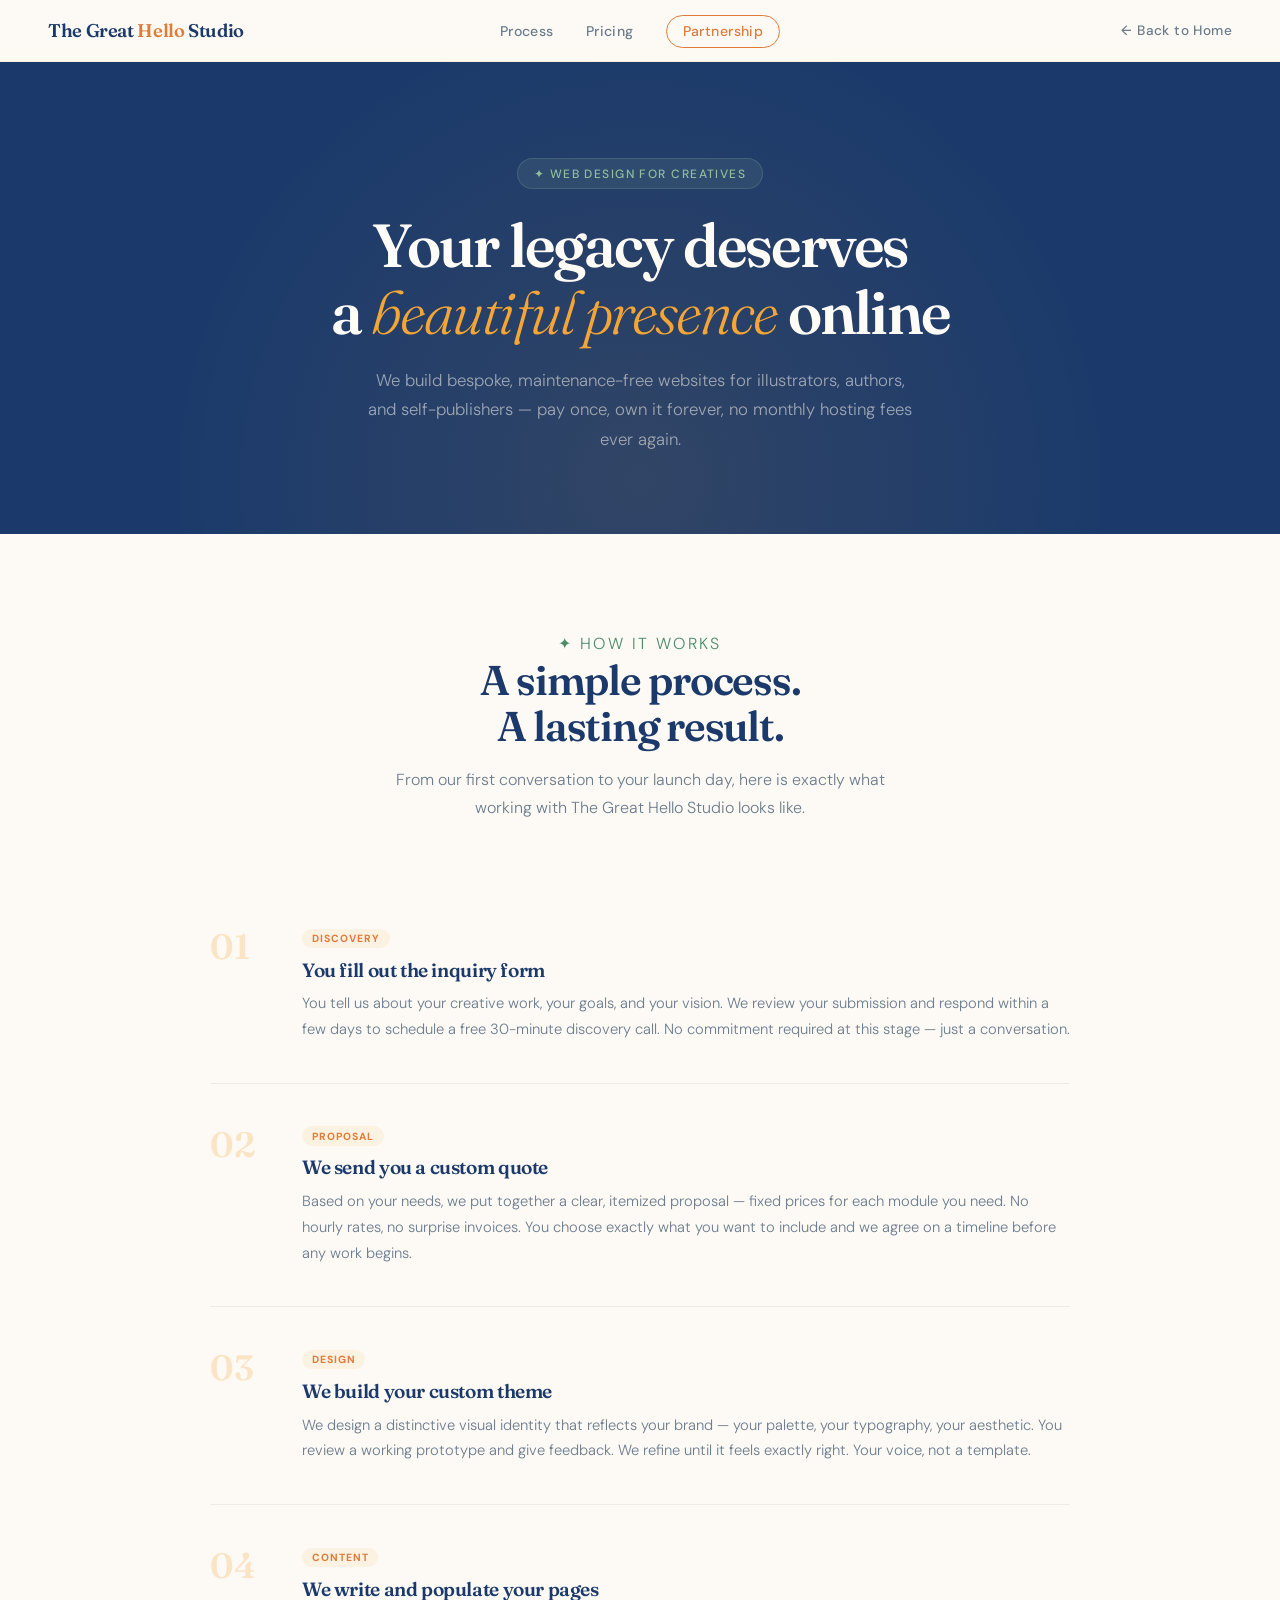
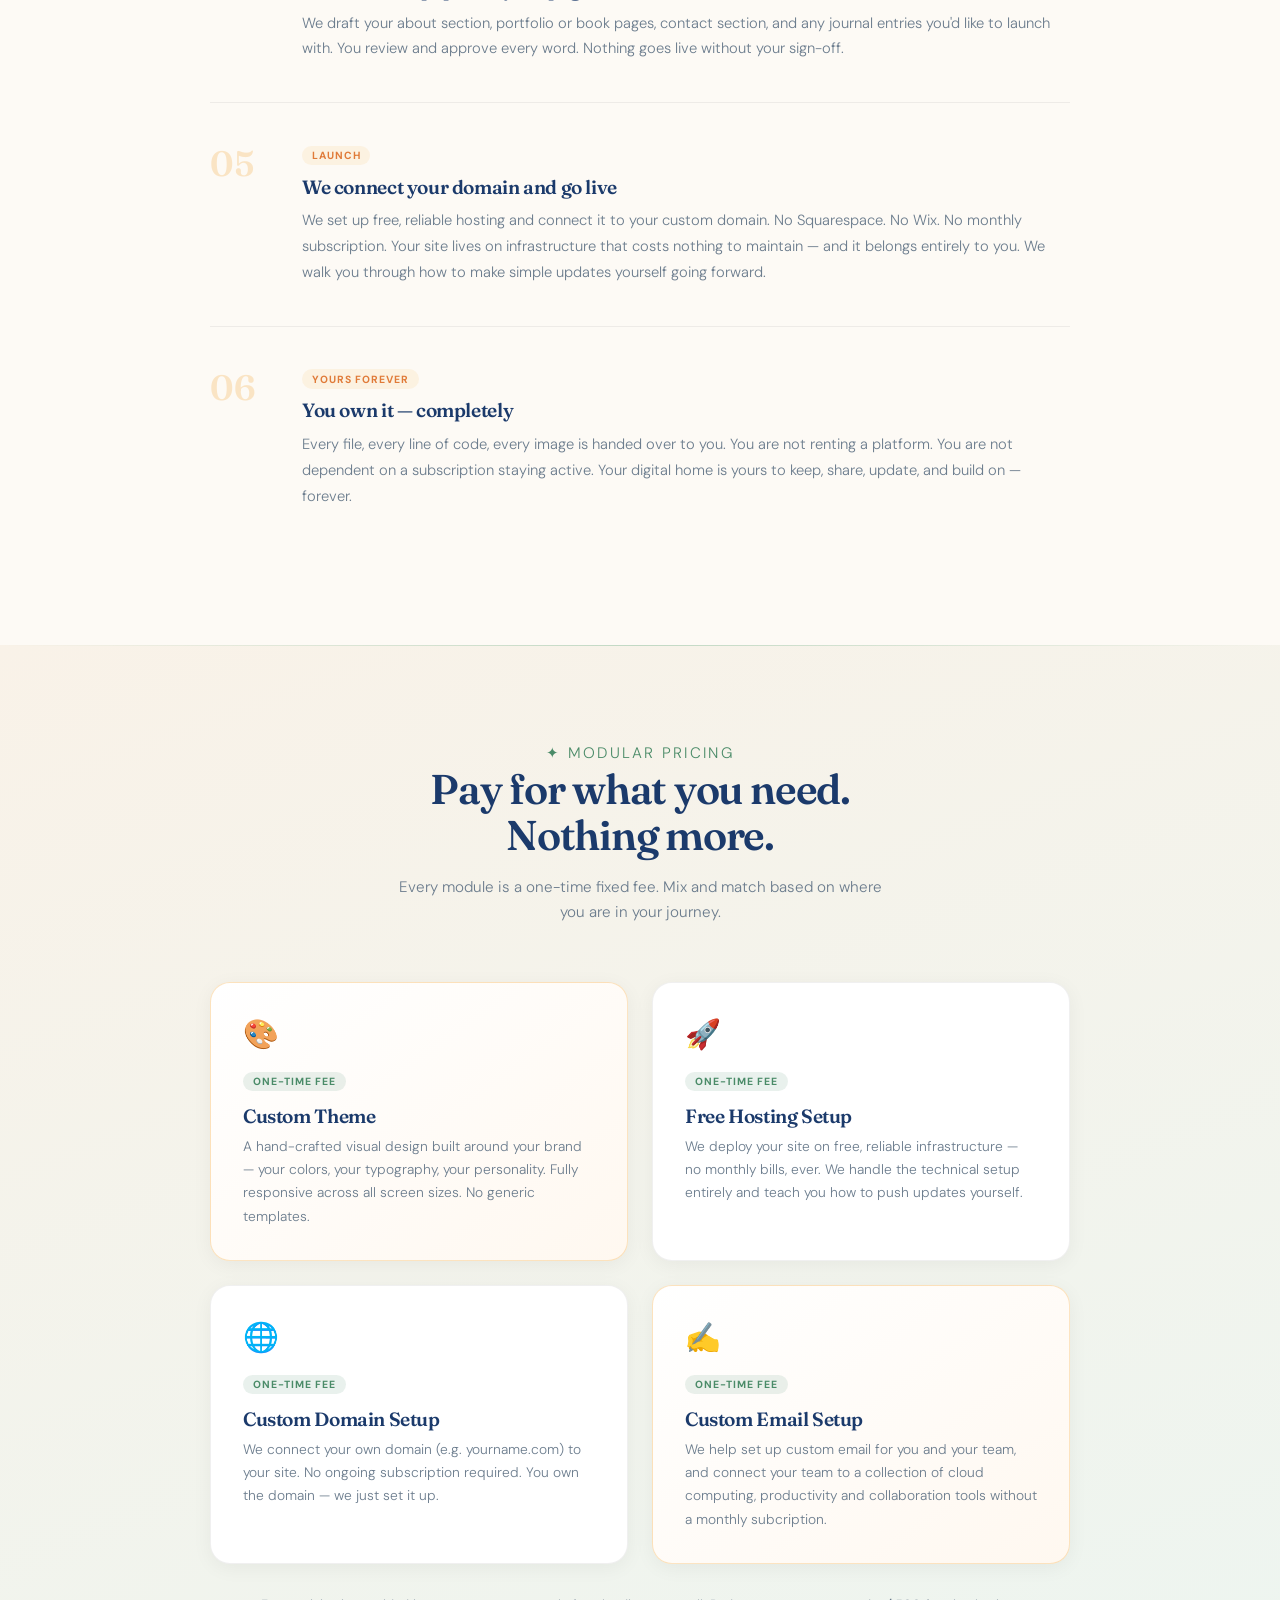
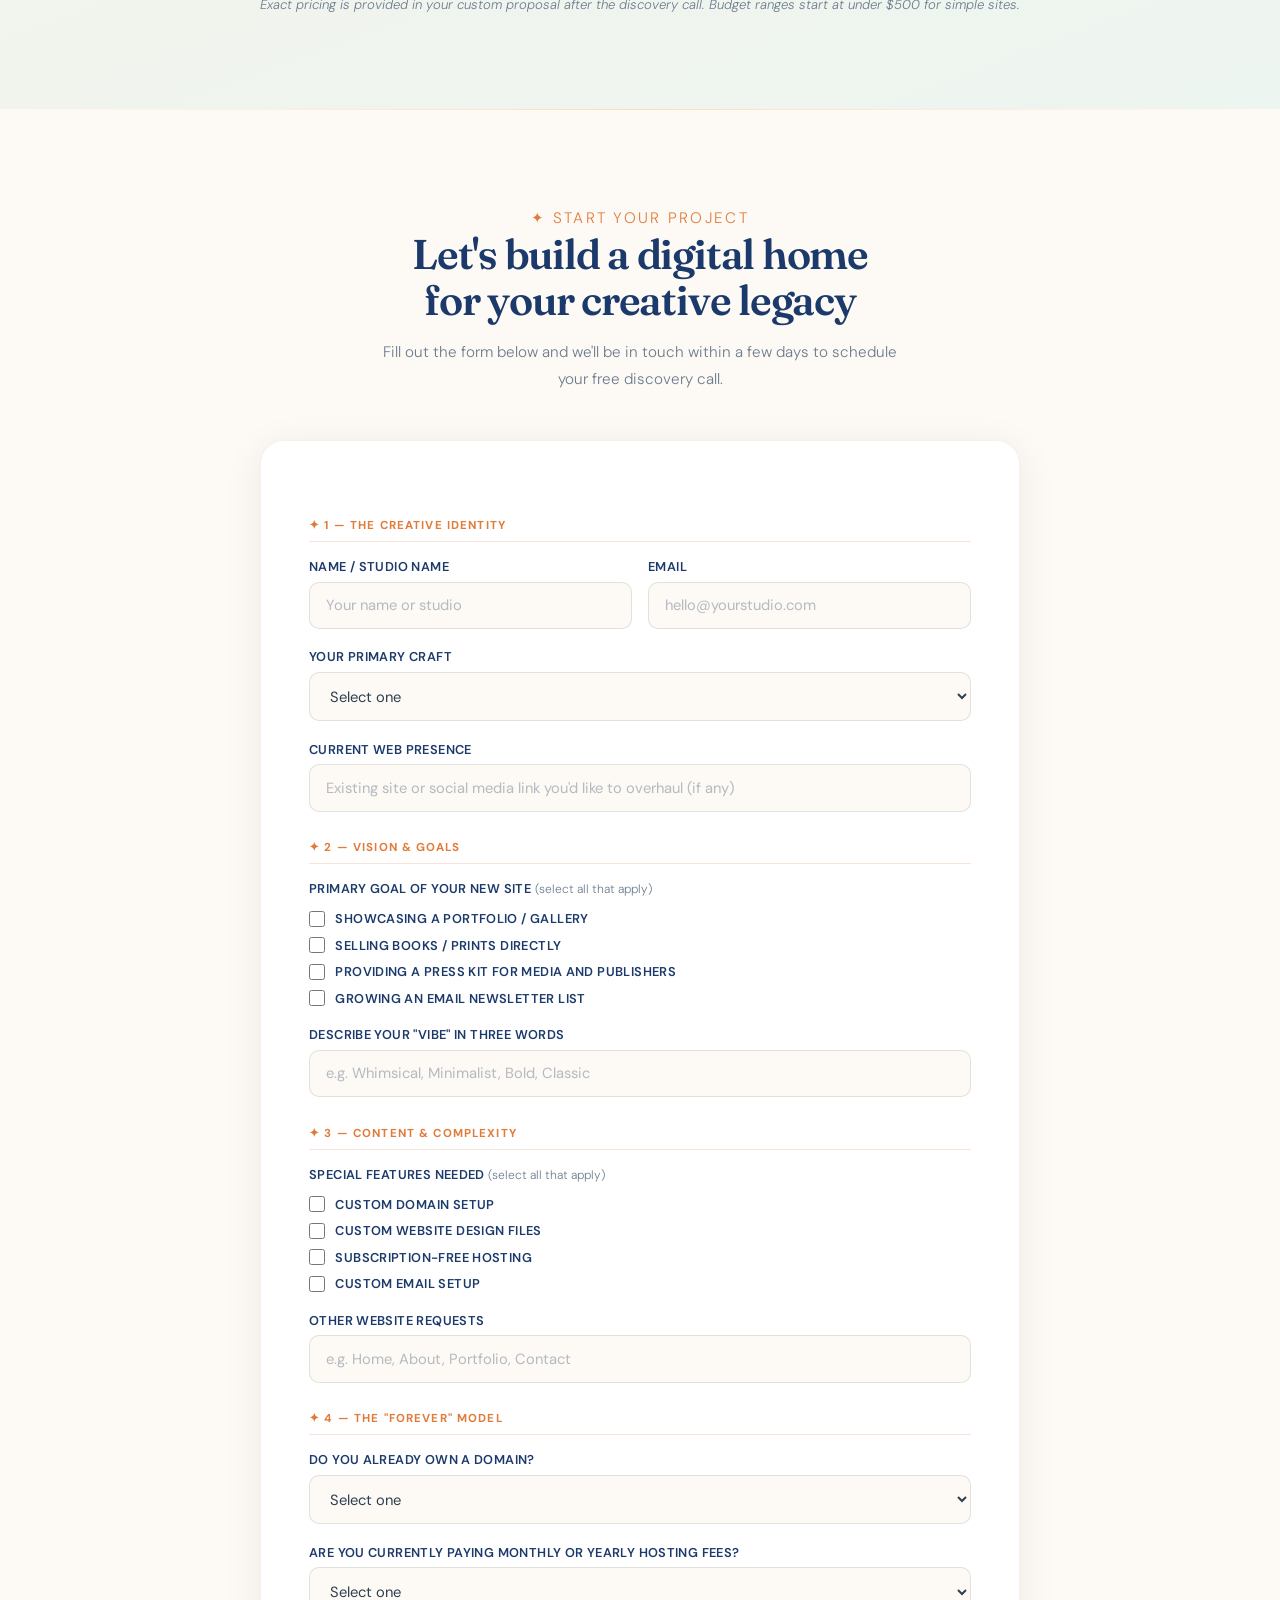
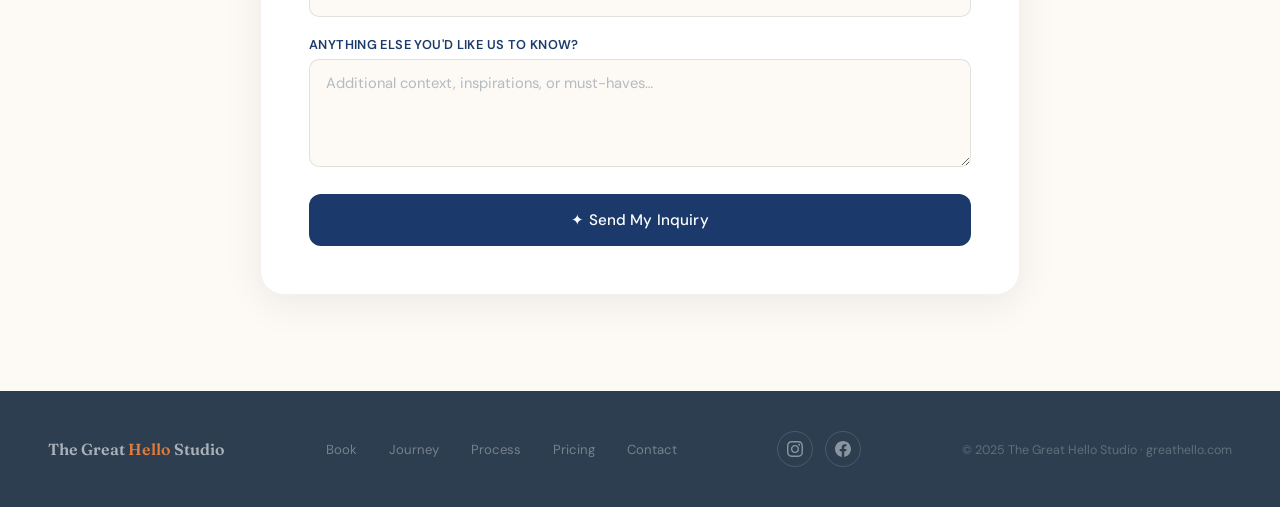
<file: webdesign.html>
<!DOCTYPE html>
<html lang="en">
<head>
  <meta charset="UTF-8"/>
  <meta name="viewport" content="width=device-width, initial-scale=1.0"/>
  <title>Web Design for Creatives — The Great Hello Studio</title>
  <meta name="description" content="The Great Hello Studio builds beautiful, maintenance-free websites for illustrators, authors, and self-publishers. Pay once, own it forever — no monthly hosting fees."/>
<link rel="icon" type="image/svg+xml" href="data:image/svg+xml,%3Csvg xmlns='http://www.w3.org/2000/svg' viewBox='0 0 100 100'%3E%3Ctext y='.9em' font-size='90' fill='%23FFD166'%3E%E2%9C%A6%3C/text%3E%3C/svg%3E">
<link rel="icon" type="image/x-icon" href="/favicon.ico">
<link rel="icon" type="image/png" sizes="16x16" href="/favicon-16x16.png">
<link rel="icon" type="image/png" sizes="32x32" href="/favicon-32x32.png">
<link rel="apple-touch-icon" sizes="180x180" href="/apple-touch-icon.png">
<link rel="icon" type="image/png" sizes="192x192" href="/android-chrome-192x192.png">
<link rel="icon" type="image/png" sizes="512x512" href="/android-chrome-512x512.png">
  <link rel="preconnect" href="https://fonts.googleapis.com">
  <link rel="preconnect" href="https://fonts.gstatic.com" crossorigin>
  <link href="https://fonts.googleapis.com/css2?family=Fraunces:ital,opsz,wght@0,9..144,300;0,9..144,600;1,9..144,300&family=DM+Sans:wght@300;400;500&display=swap" rel="stylesheet">
  <style>
    :root {
      --midnight: #1B3A6B;
      --amber:    #E07B39;
      --gold:     #F4A535;
      --blush:    #F2C4A0;
      --sage:     #8DBF9F;
      --sage-dark:#4A8B68;
      --soft:     #6B7C8D;
      --ink:      #2C3E50;
      --cream:    #FDFAF5;
      --dawn:     #FFF3E0;
    }

    *, *::before, *::after { box-sizing: border-box; margin: 0; padding: 0; }
    html { scroll-behavior: smooth; }
    body { font-family: 'DM Sans', sans-serif; background: var(--cream); color: var(--ink); overflow-x: hidden; }

    /* ── NAV ── */
    nav {
      position: sticky;
      top: 0;
      background: rgba(253,250,245,0.92);
      backdrop-filter: blur(12px);
      border-bottom: 1px solid rgba(244,165,53,0.15);
      padding: 1.2rem 3rem;
      display: grid;
      grid-template-columns: 1fr auto 1fr;
      align-items: center;
      z-index: 100;
    }
    
    .nav-logo {
      font-family: 'Fraunces', serif;
      font-size: 1.15rem;
      font-weight: 600;
      color: var(--midnight);
      letter-spacing: -0.02em;
      text-decoration: none;
    }
    
    .nav-logo a {
      text-decoration: none;
      color: inherit;
    }

    .nav-logo span {
      color: var(--amber);
    }

    nav ul {
      list-style: none;
      display: flex;
      gap: 2.5rem;
      align-items: center;
    }

    nav ul li a {
      text-decoration: none;
      color: var(--soft);
      font-size: 0.88rem;
      font-weight: 500;
      letter-spacing: 0.03em;
      transition: color 0.2s;
    }

    nav ul li a:hover { color: var(--amber); }

    .nav-links {
      list-style: none;
      display: flex;
      gap: 2rem;
      align-items: center;
      justify-content: center;
    }

.nav-links li a[href="#inquiry"] {
  border: 1px solid var(--amber);
  border-radius: 50px;
  padding: 0.4rem 1rem;
  color: var(--amber);
}

.nav-links li a[href="#inquiry"]:hover {
  background: var(--amber);
  color: white;
}

    .nav-back {
      text-decoration: none;
      color: var(--soft);
      font-size: 0.85rem;
      font-weight: 500;
      letter-spacing: 0.03em;
      transition: color 0.2s;
      justify-self: end;
      white-space: nowrap;
    }

    .nav-back:hover { color: var(--amber); }

    @media (max-width: 700px) {
      nav {
        grid-template-columns: 1fr;
      }
      .nav-links {
        display: none;
      }
      .nav-back {
        display: none;
      }
    }

    /* ── HERO ── */
    .page-hero {
      background: var(--midnight);
      padding: 6rem 3rem 5rem;
      text-align: center;
      position: relative;
      overflow: hidden;
    }

    .page-hero::before {
      content: '';
      position: absolute;
      top: -20%;
      left: 50%;
      transform: translateX(-50%);
      width: 80vw;
      height: 80vw;
      border-radius: 50%;
      background: radial-gradient(circle, rgba(244,165,53,0.1) 0%, transparent 65%);
      pointer-events: none;
    }

    .page-hero .eyebrow {
      display: inline-flex;
      align-items: center;
      gap: 0.5rem;
      font-size: 0.75rem;
      font-weight: 500;
      letter-spacing: 0.12em;
      text-transform: uppercase;
      color: var(--sage);
      margin-bottom: 1.5rem;
      background: rgba(141,191,159,0.12);
      padding: 0.4rem 1rem;
      border-radius: 50px;
      border: 1px solid rgba(141,191,159,0.2);
    }

    .page-hero h1 {
      font-family: 'Fraunces', serif;
      font-size: clamp(2.2rem, 5vw, 3.8rem);
      font-weight: 600;
      color: white;
      line-height: 1.1;
      letter-spacing: -0.03em;
      margin-bottom: 1.2rem;
    }

    .page-hero h1 em {
      font-style: italic;
      color: var(--gold);
      font-weight: 300;
    }

    .page-hero-sub {
      font-size: 1.05rem;
      color: rgba(255,255,255,0.55);
      max-width: 560px;
      margin: 0 auto;
      line-height: 1.75;
      font-weight: 300;
    }

    /* ── SHARED SECTION STYLES ── */
    .section-label {
      font-size: 0.75rem;
      letter-spacing: 0.15em;
      text-transform: uppercase;
      font-weight: 500;
      margin-bottom: 0.75rem;
    }

    .section-title {
      font-family: 'Fraunces', serif;
      font-size: clamp(1.8rem, 3.5vw, 2.6rem);
      font-weight: 600;
      line-height: 1.1;
      letter-spacing: -0.03em;
      margin-bottom: 1rem;
    }

    /* ── PROCESS SECTION ── */
    .process {
      padding: 6rem 3rem;
      background: var(--cream);
    }

    .process-header {
      text-align: center;
      margin-bottom: 4rem;
    }

    .process-header .section-label { color: var(--sage-dark); }
    .process-header .section-title { color: var(--midnight); }

    .process-header p {
      font-size: 1rem;
      color: var(--soft);
      max-width: 540px;
      margin: 0 auto;
      line-height: 1.75;
      font-weight: 300;
    }

    .process-steps {
      max-width: 860px;
      margin: 0 auto;
      display: flex;
      flex-direction: column;
      gap: 0;
    }

    .process-step {
      display: grid;
      grid-template-columns: 60px 1fr;
      gap: 2rem;
      padding: 2.5rem 0;
      border-bottom: 1px solid rgba(0,0,0,0.06);
      align-items: flex-start;
    }

    .process-step:last-child { border-bottom: none; }

    .step-number {
      font-family: 'Fraunces', serif;
      font-size: 2.2rem;
      font-weight: 600;
      color: rgba(244,165,53,0.25);
      line-height: 1;
      padding-top: 0.2rem;
    }

    .step-content h3 {
      font-family: 'Fraunces', serif;
      font-size: 1.2rem;
      font-weight: 600;
      color: var(--midnight);
      letter-spacing: -0.02em;
      margin-bottom: 0.6rem;
    }

    .step-content p {
      font-size: 0.92rem;
      color: var(--soft);
      line-height: 1.75;
      font-weight: 300;
    }

    .step-badge {
      display: inline-block;
      font-size: 0.65rem;
      font-weight: 700;
      letter-spacing: 0.1em;
      text-transform: uppercase;
      padding: 0.2rem 0.6rem;
      border-radius: 20px;
      background: rgba(244,165,53,0.1);
      color: var(--amber);
      margin-bottom: 0.6rem;
    }

    /* ── PRICING ── */
    .pricing {
      padding: 6rem 3rem;
      background: linear-gradient(160deg, #F9F2E8 0%, #EDF5F0 100%);
      position: relative;
    }

    .pricing::before {
      content: '';
      position: absolute;
      top: 0; left: 0; right: 0;
      height: 1px;
      background: linear-gradient(to right, transparent, rgba(141,191,159,0.5), transparent);
    }

    .pricing-header {
      text-align: center;
      margin-bottom: 3.5rem;
    }

    .pricing-header .section-label { color: var(--sage-dark); }
    .pricing-header .section-title { color: var(--midnight); }
    .pricing-header p { font-size: 0.95rem; color: var(--soft); max-width: 500px; margin: 0 auto; line-height: 1.7; font-weight: 300; }

    .pricing-grid {
      display: grid;
      grid-template-columns: repeat(2, 1fr);
      gap: 1.5rem;
      max-width: 860px;
      margin: 0 auto;
    }

    .pricing-card {
      background: white;
      border-radius: 20px;
      padding: 2rem;
      border: 1px solid rgba(0,0,0,0.06);
      box-shadow: 0 4px 20px rgba(0,0,0,0.05);
      transition: transform 0.25s, box-shadow 0.25s;
    }

    .pricing-card:hover {
      transform: translateY(-3px);
      box-shadow: 0 10px 32px rgba(0,0,0,0.08);
    }

    .pricing-card.featured {
      border-color: rgba(244,165,53,0.3);
      background: linear-gradient(145deg, #fff 0%, #FFF8F0 100%);
    }

    .pricing-icon { font-size: 1.8rem; margin-bottom: 1rem; display: block; }

    .pricing-name {
      font-family: 'Fraunces', serif;
      font-size: 1.2rem;
      font-weight: 600;
      color: var(--midnight);
      letter-spacing: -0.02em;
      margin-bottom: 0.4rem;
    }

    .pricing-tag {
      display: inline-block;
      font-size: 0.65rem;
      font-weight: 700;
      letter-spacing: 0.1em;
      text-transform: uppercase;
      padding: 0.2rem 0.6rem;
      border-radius: 20px;
      background: rgba(74,139,104,0.12);
      color: var(--sage-dark);
      margin-bottom: 0.8rem;
    }

    .pricing-desc {
      font-size: 0.86rem;
      color: var(--soft);
      line-height: 1.7;
      font-weight: 300;
    }

    .pricing-note {
      text-align: center;
      margin-top: 2rem;
      font-size: 0.82rem;
      color: var(--soft);
      font-style: italic;
      font-weight: 300;
    }

    /* ── FORM SECTION ── */
    .form-section {
      padding: 6rem 3rem;
      background: var(--cream);
      position: relative;
    }

    .form-section::before {
      content: '';
      position: absolute;
      top: 0; left: 0; right: 0;
      height: 1px;
      background: linear-gradient(to right, transparent, rgba(244,165,53,0.3), transparent);
    }

    .form-wrap {
      max-width: 760px;
      margin: 0 auto;
    }

    .form-header {
      text-align: center;
      margin-bottom: 3rem;
    }

    .form-header .section-label { color: var(--amber); }
    .form-header .section-title { color: var(--midnight); }
    .form-header p { font-size: 0.95rem; color: var(--soft); line-height: 1.75; font-weight: 300; max-width: 520px; margin: 0 auto; }

    .collab-form {
      background: white;
      border-radius: 24px;
      padding: 3rem;
      box-shadow: 0 8px 40px rgba(0,0,0,0.07);
      border: 1px solid rgba(0,0,0,0.05);
    }

    /* ── FORM ELEMENTS ── */
    .form-section-label {
      font-size: 0.72rem;
      font-weight: 700;
      letter-spacing: 0.1em;
      text-transform: uppercase;
      color: var(--amber);
      margin: 1.8rem 0 1rem;
      padding-bottom: 0.5rem;
      border-bottom: 1px solid rgba(224,123,57,0.2);
    }

    .form-section-label:first-child { margin-top: 0; }

    .form-row {
      display: grid;
      grid-template-columns: 1fr 1fr;
      gap: 1rem;
    }

    .form-group {
      display: flex;
      flex-direction: column;
      gap: 0.4rem;
      margin-bottom: 1.2rem;
    }

    .form-group label {
      font-size: 0.8rem;
      font-weight: 600;
      color: var(--midnight);
      letter-spacing: 0.03em;
      text-transform: uppercase;
    }

    .label-note {
      font-weight: 300;
      font-size: 0.75rem;
      color: var(--soft);
      letter-spacing: 0;
      text-transform: none;
    }

    .form-group input,
    .form-group select,
    .form-group textarea {
      border: 1.5px solid rgba(0,0,0,0.1);
      border-radius: 10px;
      padding: 0.8rem 1rem;
      font-family: 'DM Sans', sans-serif;
      font-size: 0.92rem;
      color: var(--ink);
      background: var(--cream);
      transition: border-color 0.2s, box-shadow 0.2s;
      outline: none;
      resize: vertical;
    }

    .form-group input:focus,
    .form-group select:focus,
    .form-group textarea:focus {
      border-color: var(--amber);
      box-shadow: 0 0 0 3px rgba(244,165,53,0.12);
    }

    .form-group input::placeholder,
    .form-group textarea::placeholder { color: rgba(107,124,141,0.5); }

    .checkbox-group {
      display: flex;
      flex-direction: column;
      gap: 0.6rem;
      margin-top: 0.4rem;
    }

    .checkbox-label {
      display: flex;
      align-items: center;
      gap: 0.65rem;
      font-size: 0.88rem;
      font-weight: 300;
      color: var(--ink);
      cursor: pointer;
      text-transform: none;
      letter-spacing: 0;
    }

    .checkbox-label input[type="checkbox"] {
      width: 16px;
      height: 16px;
      accent-color: var(--amber);
      cursor: pointer;
      flex-shrink: 0;
    }

    .btn-form {
      width: 100%;
      background: var(--midnight);
      color: white;
      border: none;
      padding: 1rem;
      border-radius: 12px;
      font-family: 'DM Sans', sans-serif;
      font-size: 0.95rem;
      font-weight: 500;
      cursor: pointer;
      transition: all 0.25s;
      letter-spacing: 0.01em;
      margin-top: 0.5rem;
    }

    .btn-form:hover {
      background: var(--amber);
      transform: translateY(-2px);
      box-shadow: 0 8px 24px rgba(224,123,57,0.3);
    }

    /* ── FOOTER ── */
    footer {
      background: var(--ink);
      padding: 2.5rem 3rem;
      display: flex;
      align-items: center;
      justify-content: space-between;
      flex-wrap: wrap;
      gap: 1rem;
    }

    .footer-logo {
      font-family: 'Fraunces', serif;
      font-size: 1rem;
      font-weight: 600;
      color: rgba(255,255,255,0.6);
      text-decoration: none;
    }

    .footer-logo span { color: var(--amber); }

    .footer-copy {
      font-size: 0.78rem;
      color: rgba(255,255,255,0.25);
      text-decoration: none;
    }

    .footer-back {
      font-size: 0.82rem;
      color: rgba(255,255,255,0.4);
      text-decoration: none;
      transition: color 0.2s;
    }

    .footer-back:hover { color: var(--gold); }
      .footer-links {
      display: flex;
      gap: 2rem;
      list-style: none;
    }

    .footer-links a {
      text-decoration: none;
      color: rgba(255,255,255,0.35);
      font-size: 0.82rem;
      transition: color 0.2s;
    }

    .footer-links a:hover { color: var(--gold); }

 /* ── SOCIAL ICONS ── */
.social-links {
  display: flex;
  gap: 0.75rem;
  align-items: center;
}

.social-link {
  display: flex;
  align-items: center;
  justify-content: center;
  width: 36px;
  height: 36px;
  border-radius: 50%;
  border: 1px solid rgba(255,255,255,0.15);
  color: rgba(255,255,255,0.45);
  text-decoration: none;
  transition: all 0.25s;
  flex-shrink: 0;
}

.social-link svg {
  width: 16px;
  height: 16px;
  fill: currentColor;
}

.social-link:hover {
  border-color: var(--gold);
  color: var(--gold);
  background: rgba(255,209,102,0.08);
  transform: translateY(-2px);
}
    
    /* ── REVEAL ── */
    .reveal {
      opacity: 0;
      transform: translateY(24px);
      transition: opacity 0.7s ease, transform 0.7s ease;
    }
    .reveal.visible { opacity: 1; transform: translateY(0); }

    /* ── RESPONSIVE ── */
    @media (max-width: 700px) {
      nav { padding: 1rem 1.5rem; }
      .page-hero { padding: 5rem 1.5rem 4rem; }
      .process, .pricing, .form-section { padding: 4rem 1.5rem; }
      .process-step { grid-template-columns: 40px 1fr; gap: 1.2rem; }
      .pricing-grid { grid-template-columns: 1fr; }
      .form-row { grid-template-columns: 1fr; }
      .collab-form { padding: 2rem 1.5rem; }
      footer { padding: 2rem 1.5rem; flex-direction: column; align-items: flex-start; }
    }
  </style>
</head>
<body>

  <!-- NAV -->
<nav>
  <a href="index.html" class="nav-logo">The Great <span>Hello</span> Studio</a>
  <ul class="nav-links">
    <li><a href="#process">Process</a></li>
    <li><a href="#pricing">Pricing</a></li>
    <li><a href="#inquiry">Partnership</a></li>
  </ul>
  <a href="index.html" class="nav-back">← Back to Home</a>
</nav>
 

  <!-- HERO -->
  <div class="page-hero">
    <div class="eyebrow">✦ Web Design for Creatives</div>
    <h1>Your legacy deserves<br>a <em>beautiful presence</em> online</h1>
    <p class="page-hero-sub">We build bespoke, maintenance-free websites for illustrators, authors, and self-publishers — pay once, own it forever, no monthly hosting fees ever again.</p>
  </div>

  <!-- PROCESS -->
  <section class="process" id="process">
    <div class="process-header reveal">
      <p class="section-label" style="color:var(--sage-dark);">✦ How It Works</p>
      <h2 class="section-title" style="color:var(--midnight);">A simple process.<br>A lasting result.</h2>
      <p>From our first conversation to your launch day, here is exactly what working with The Great Hello Studio looks like.</p>
    </div>

    <div class="process-steps">

      <div class="process-step reveal">
        <div class="step-number">01</div>
        <div class="step-content">
          <div class="step-badge">Discovery</div>
          <h3>You fill out the inquiry form</h3>
          <p>You tell us about your creative work, your goals, and your vision. We review your submission and respond within a few days to schedule a free 30-minute discovery call. No commitment required at this stage — just a conversation.</p>
        </div>
      </div>

      <div class="process-step reveal">
        <div class="step-number">02</div>
        <div class="step-content">
          <div class="step-badge">Proposal</div>
          <h3>We send you a custom quote</h3>
          <p>Based on your needs, we put together a clear, itemized proposal — fixed prices for each module you need. No hourly rates, no surprise invoices. You choose exactly what you want to include and we agree on a timeline before any work begins.</p>
        </div>
      </div>

      <div class="process-step reveal">
        <div class="step-number">03</div>
        <div class="step-content">
          <div class="step-badge">Design</div>
          <h3>We build your custom theme</h3>
          <p>We design a distinctive visual identity that reflects your brand — your palette, your typography, your aesthetic. You review a working prototype and give feedback. We refine until it feels exactly right. Your voice, not a template.</p>
        </div>
      </div>

      <div class="process-step reveal">
        <div class="step-number">04</div>
        <div class="step-content">
          <div class="step-badge">Content</div>
          <h3>We write and populate your pages</h3>
          <p>We draft your about section, portfolio or book pages, contact section, and any journal entries you'd like to launch with. You review and approve every word. Nothing goes live without your sign-off.</p>
        </div>
      </div>

      <div class="process-step reveal">
        <div class="step-number">05</div>
        <div class="step-content">
          <div class="step-badge">Launch</div>
          <h3>We connect your domain and go live</h3>
          <p>We set up free, reliable hosting and connect it to your custom domain. No Squarespace. No Wix. No monthly subscription. Your site lives on infrastructure that costs nothing to maintain — and it belongs entirely to you. We walk you through how to make simple updates yourself going forward.</p>
        </div>
      </div>

      <div class="process-step reveal">
        <div class="step-number">06</div>
        <div class="step-content">
          <div class="step-badge">Yours Forever</div>
          <h3>You own it — completely</h3>
          <p>Every file, every line of code, every image is handed over to you. You are not renting a platform. You are not dependent on a subscription staying active. Your digital home is yours to keep, share, update, and build on — forever.</p>
        </div>
      </div>

    </div>
  </section>

  <!-- PRICING -->
  <section class="pricing" id="pricing">
    <div class="pricing-header reveal">
      <p class="section-label">✦ Modular Pricing</p>
      <h2 class="section-title" style="color:var(--midnight);">Pay for what you need.<br>Nothing more.</h2>
      <p>Every module is a one-time fixed fee. Mix and match based on where you are in your journey.</p>
    </div>

    <div class="pricing-grid reveal">
      <div class="pricing-card featured">
        <span class="pricing-icon">🎨</span>
        <div class="pricing-tag">One-Time Fee</div>
        <div class="pricing-name">Custom Theme</div>
        <p class="pricing-desc">A hand-crafted visual design built around your brand — your colors, your typography, your personality. Fully responsive across all screen sizes. No generic templates.</p>
      </div>
      
      <div class="pricing-card">
        <span class="pricing-icon">🚀</span>
        <div class="pricing-tag">One-Time Fee</div>
        <div class="pricing-name">Free Hosting Setup</div>
        <p class="pricing-desc">We deploy your site on free, reliable infrastructure — no monthly bills, ever. We handle the technical setup entirely and teach you how to push updates yourself.</p>
      </div>

      <div class="pricing-card">
        <span class="pricing-icon">🌐</span>
        <div class="pricing-tag">One-Time Fee</div>
        <div class="pricing-name">Custom Domain Setup</div>
        <p class="pricing-desc">We connect your own domain (e.g. yourname.com) to your site. No ongoing subscription required. You own the domain — we just set it up.</p>
      </div>
      
      <div class="pricing-card featured">
        <span class="pricing-icon">✍️</span>
        <div class="pricing-tag">One-Time Fee</div>
        <div class="pricing-name">Custom Email Setup</div>
        <p class="pricing-desc">We help set up custom email for you and your team, and connect your team to a collection of cloud computing, productivity and collaboration tools without a monthly subcription.</p>
      </div>
      
    </div>
    <p class="pricing-note">Exact pricing is provided in your custom proposal after the discovery call. Budget ranges start at under $500 for simple sites.</p>
  </section>

  <!-- FORM -->
  <section class="form-section" id="inquiry">
    <div class="form-wrap">
      <div class="form-header reveal">
        <p class="section-label">✦ Start Your Project</p>
        <h2 class="section-title">Let's build a digital home<br>for your creative legacy</h2>
        <p>Fill out the form below and we'll be in touch within a few days to schedule your free discovery call.</p>
      </div>

      <div class="collab-form reveal">
        <form>
          <input type="hidden" name="access_key" value="a3b39ef1-7ac7-4cdc-99b8-303754ea38bf">
          <input type="hidden" name="subject" value="New Web Design Inquiry — Great Hello Studio">

          <!-- 1. Creative Identity -->
          <div class="form-section-label">✦ 1 — The Creative Identity</div>
          <div class="form-row">
            <div class="form-group">
              <label>Name / Studio Name</label>
              <input type="text" name="name" placeholder="Your name or studio" required/>
            </div>
            <div class="form-group">
              <label>Email</label>
              <input type="email" name="email" placeholder="hello@yourstudio.com" required/>
            </div>
          </div>
          <!--div class="form-group">
            <label>Your Primary Craft</label>
            <input type="text" name="craft" placeholder="e.g. Children's Book Author, Fine Art Illustrator, Self-Publisher" required/>
          </div-->
          <div class="form-group">
            <label>Your Primary Craft</label>
            <select name="hosting" required>
              <option value="" disabled selected>Select one</option>
              <option value="author">Book Author</option>
              <option value="artist">Fine Art Illustrator</option>
              <option value="publisher">Self-Publisher</option>
            </select>
          </div>
          <div class="form-group">
            <label>Current Web Presence</label>
            <input type="text" name="current_site" placeholder="Existing site or social media link you'd like to overhaul (if any)" required/>
          </div>

          <!-- 2. Vision & Goals -->
          <div class="form-section-label">✦ 2 — Vision & Goals</div>
          <div class="form-group">
            <label>Primary Goal of Your New Site <span class="label-note">(select all that apply)</span></label>
            <div class="checkbox-group">
              <label class="checkbox-label"><input type="checkbox" name="goal[]" value="portfolio"/> Showcasing a portfolio / gallery</label>
              <label class="checkbox-label"><input type="checkbox" name="goal[]" value="selling"/> Selling books / prints directly</label>
              <label class="checkbox-label"><input type="checkbox" name="goal[]" value="press_kit"/> Providing a Press Kit for media and publishers</label>
              <label class="checkbox-label"><input type="checkbox" name="goal[]" value="newsletter"/> Growing an email newsletter list</label>
            </div>
          </div>
          <div class="form-group">
            <label>Describe Your "Vibe" in Three Words</label>
            <input type="text" name="vibe" placeholder="e.g. Whimsical, Minimalist, Bold, Classic" required/>
          </div>

          <!-- 3. Content & Complexity -->
          <div class="form-section-label">✦ 3 — Content & Complexity</div>
          <div class="form-group">
            <label>Special Features Needed <span class="label-note">(select all that apply)</span></label>
            <div class="checkbox-group">
              <label class="checkbox-label"><input type="checkbox" name="features[]" value="domain link"/> Custom Domain Setup</label>
              <label class="checkbox-label"><input type="checkbox" name="features[]" value="design"/> Custom Website Design Files</label>
              <label class="checkbox-label"><input type="checkbox" name="features[]" value="hosting"/> Subscription-Free Hosting</label>
              <label class="checkbox-label"><input type="checkbox" name="features[]" value="email setup"/> Custom Email Setup</label>
            </div>
          </div>
             <div class="form-group">
            <label>Other Website Requests</label>
            <input type="text" name="design" placeholder="e.g. Home, About, Portfolio, Contact" required/>
          </div>
          

          <!-- 4. The Forever Model -->
          <div class="form-section-label">✦ 4 — The "Forever" Model</div>
          <div class="form-group">
            <label>Do you already own a domain?</label>
            <select name="domain" required>
              <option value="" disabled selected>Select one</option>
              <option value="yes">Yes — I already own one (e.g. www.yourname.com)</option>
              <option value="no">No — I need help securing one</option>
              <option value="unsure">Not sure yet</option>
            </select>
          </div>
          <div class="form-group">
            <label>Are you currently paying monthly or yearly hosting fees?</label>
            <select name="hosting" required>
              <option value="" disabled selected>Select one</option>
              <option value="yes">Yes — I'd love to eliminate them</option>
              <option value="no">No — starting fresh</option>
              <option value="unsure">Not sure what I'm paying for</option>
            </select>
          </div>

          <!-- 5. Logistics >
          <div class="form-section-label">✦ 5 — Logistics</div>
          <div class="form-row">
            <div class="form-group">
              <label>Target Launch Date</label>
              <input type="text" name="launch_date" placeholder="e.g. End of summer, ASAP, flexible" required/>
            </div>
            <div class="form-group">
              <label>Estimated Budget Range</label>
              <select name="budget" required>
                <option value="" disabled selected>Select a range</option>
                <option value="under_500">Under $500</option>
                <option value="500_1000">$500 – $1,000</option>
                <option value="1000_2000">$1,000 – $2,000</option>
                <option value="2000_plus">$2,000+</option>
                <option value="flexible">Flexible — let's talk</option>
              </select>
            </div>
          </div-->
          <div class="form-group">
            <label>Anything else you'd like us to know?</label>
            <textarea rows="4" name="notes" placeholder="Additional context, inspirations, or must-haves…" required></textarea>
          </div>

          <button type="submit" class="btn-form">✦ Send My Inquiry</button>
        </form>
      </div>
    </div>
  </section>

  <!-- FOOTER -->
  <footer>
    <a href="index.html" class="footer-logo">The Great <span>Hello</span> Studio</a>
    <ul class="footer-links">
      <li><a href="index.html#about">Book</a></li>
      <li><a href="index.html#journey">Journey</a></li>
      <li><a href="#process">Process</a></li>
      <li><a href="#pricing">Pricing</a></li>
      <li><a href="#inquiry">Contact</a></li>
    </ul>
    <!--a href="index.html" class="footer-back">← Back to greathello.com</a-->
      <div class="social-links">
  <!-- Instagram -->
  <a href="https://instagram.com/the.great.hello" target="_blank" rel="noopener" class="social-link" aria-label="Instagram">
    <svg viewBox="0 0 24 24" xmlns="http://www.w3.org/2000/svg">
      <path d="M12 2.163c3.204 0 3.584.012 4.85.07 3.252.148 4.771 1.691 4.919 4.919.058 1.265.069 1.645.069 4.849 0 3.205-.012 3.584-.069 4.849-.149 3.225-1.664 4.771-4.919 4.919-1.266.058-1.644.07-4.85.07-3.204 0-3.584-.012-4.849-.07-3.26-.149-4.771-1.699-4.919-4.92-.058-1.265-.07-1.644-.07-4.849 0-3.204.013-3.583.07-4.849.149-3.227 1.664-4.771 4.919-4.919 1.266-.057 1.645-.069 4.849-.069zm0-2.163c-3.259 0-3.667.014-4.947.072-4.358.2-6.78 2.618-6.98 6.98-.059 1.281-.073 1.689-.073 4.948 0 3.259.014 3.668.072 4.948.2 4.358 2.618 6.78 6.98 6.98 1.281.058 1.689.072 4.948.072 3.259 0 3.668-.014 4.948-.072 4.354-.2 6.782-2.618 6.979-6.98.059-1.28.073-1.689.073-4.948 0-3.259-.014-3.667-.072-4.947-.196-4.354-2.617-6.78-6.979-6.98-1.281-.059-1.69-.073-4.949-.073zm0 5.838c-3.403 0-6.162 2.759-6.162 6.162s2.759 6.163 6.162 6.163 6.162-2.759 6.162-6.163c0-3.403-2.759-6.162-6.162-6.162zm0 10.162c-2.209 0-4-1.79-4-4 0-2.209 1.791-4 4-4s4 1.791 4 4c0 2.21-1.791 4-4 4zm6.406-11.845c-.796 0-1.441.645-1.441 1.44s.645 1.44 1.441 1.44c.795 0 1.439-.645 1.439-1.44s-.644-1.44-1.439-1.44z"/>
    </svg>
  </a>
  <!-- Facebook -->
  <a href="https://facebook.com/thegreathello" target="_blank" rel="noopener" class="social-link" aria-label="Facebook">
    <svg viewBox="0 0 24 24" xmlns="http://www.w3.org/2000/svg">
      <path d="M24 12.073c0-6.627-5.373-12-12-12s-12 5.373-12 12c0 5.99 4.388 10.954 10.125 11.854v-8.385H7.078v-3.47h3.047V9.43c0-3.007 1.792-4.669 4.533-4.669 1.312 0 2.686.235 2.686.235v2.953H15.83c-1.491 0-1.956.925-1.956 1.874v2.25h3.328l-.532 3.47h-2.796v8.385C19.612 23.027 24 18.062 24 12.073z"/>
    </svg>
  </a>
</div>
    <div> <a href="#" class="footer-copy">© 2025 The Great Hello Studio · greathello.com</a></div>
  </footer>

  <script>
    // Scroll reveal
    const reveals = document.querySelectorAll('.reveal');
    const observer = new IntersectionObserver((entries) => {
      entries.forEach(entry => {
        if (entry.isIntersecting) {
          entry.target.classList.add('visible');
          observer.unobserve(entry.target);
        }
      });
    }, { threshold: 0.1 });
    reveals.forEach(el => observer.observe(el));

    // Form submission
    const collabForm = document.querySelector('.collab-form form');
    if (collabForm) {
      collabForm.addEventListener('submit', async function(e) {
        e.preventDefault();

        // Checkbox validation
        const goalChecks    = this.querySelectorAll('input[name="goal[]"]:checked');
        const featureChecks = this.querySelectorAll('input[name="features[]"]:checked');

        if (goalChecks.length === 0) {
          alert('Please select at least one primary goal for your site.');
          return;
        }
        if (featureChecks.length === 0) {
          alert('Please select at least one special feature needed.');
          return;
        }

        const btn  = this.querySelector('.btn-form');
        const data = new FormData(this);

        btn.textContent = 'Sending...';
        btn.disabled    = true;

        try {
          const res  = await fetch('https://api.web3forms.com/submit', {
            method: 'POST',
            body: data,
          });
          const json = await res.json();

          if (json.success) {
            this.reset();
            btn.textContent      = '✦ Received — we\'ll be in touch!';
            btn.style.background = '#4A8B68';
          } else {
            btn.textContent      = '✗ Something went wrong. Try again.';
            btn.style.background = '#c0392b';
            btn.disabled         = false;
          }
        } catch (err) {
          btn.textContent      = '✗ Network error. Try again.';
          btn.style.background = '#c0392b';
          btn.disabled         = false;
        }
      });
    }
  </script>

</body>
</html>
</file>
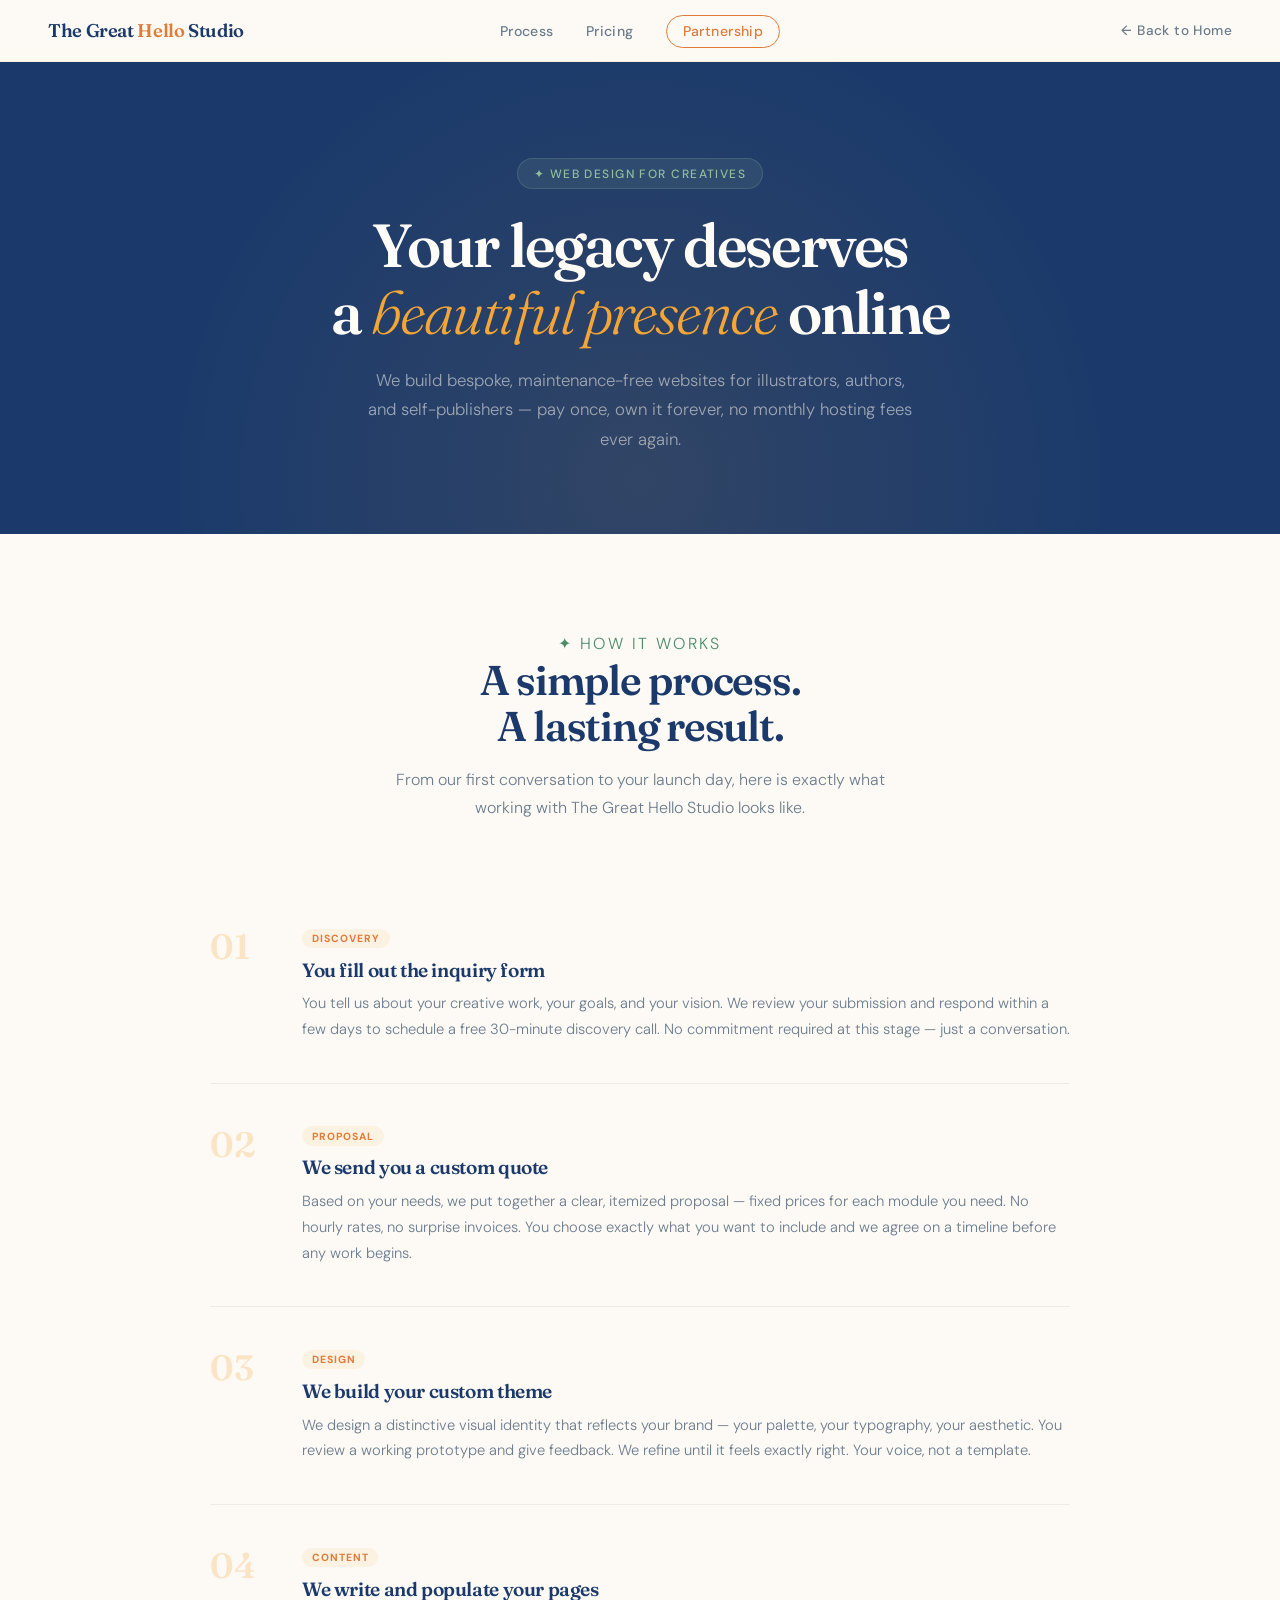
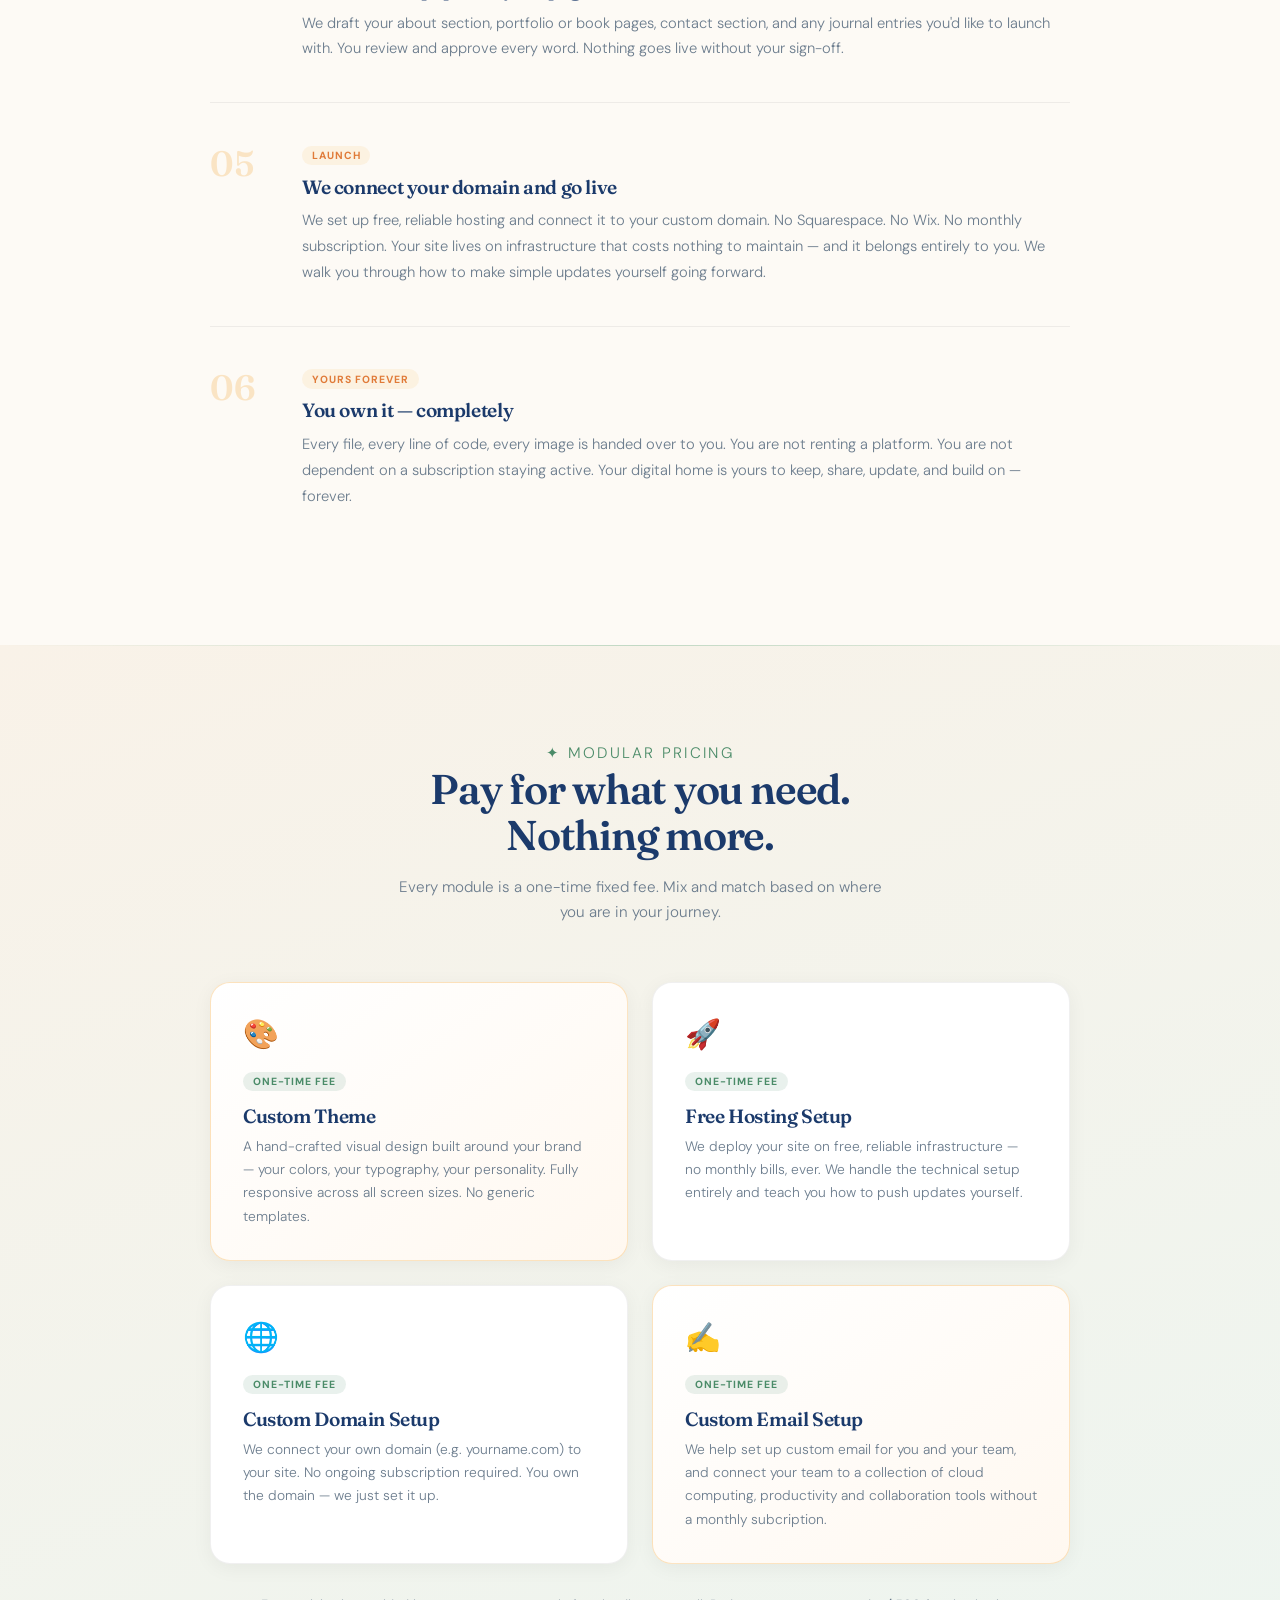
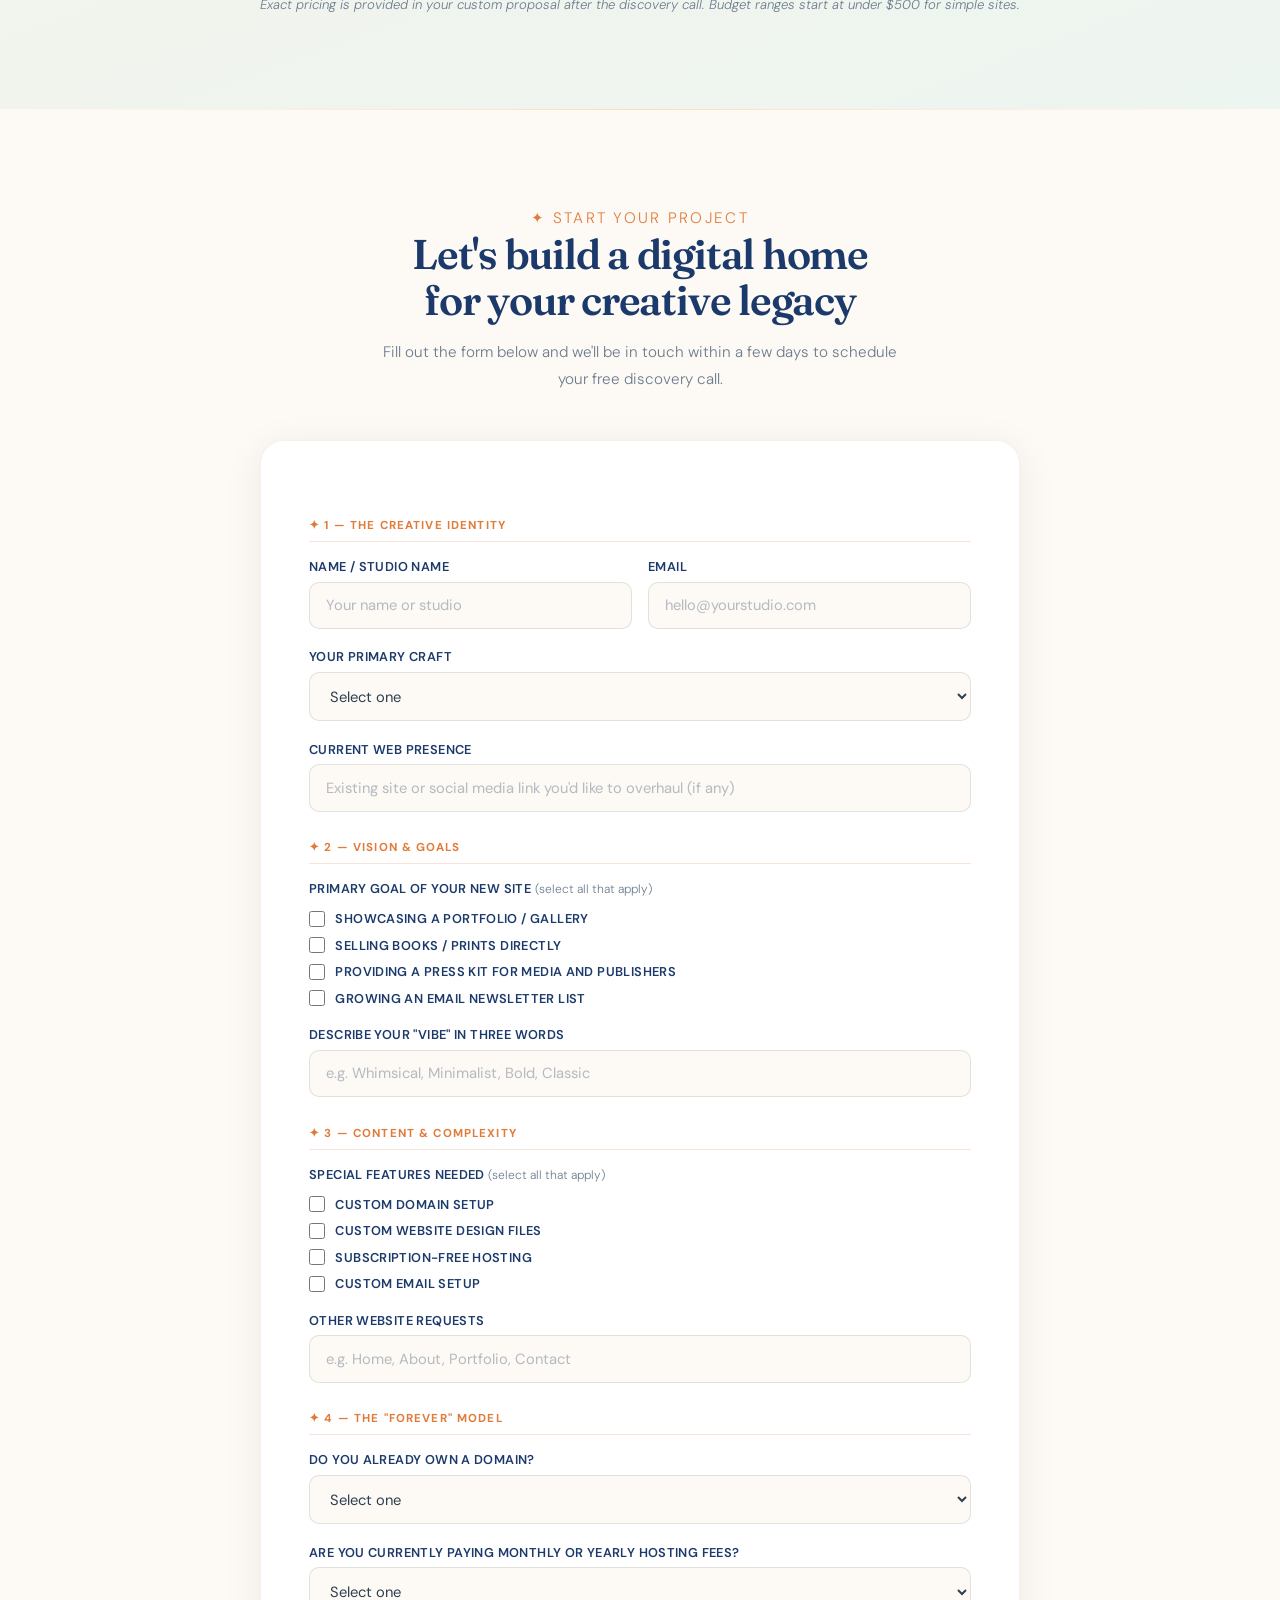
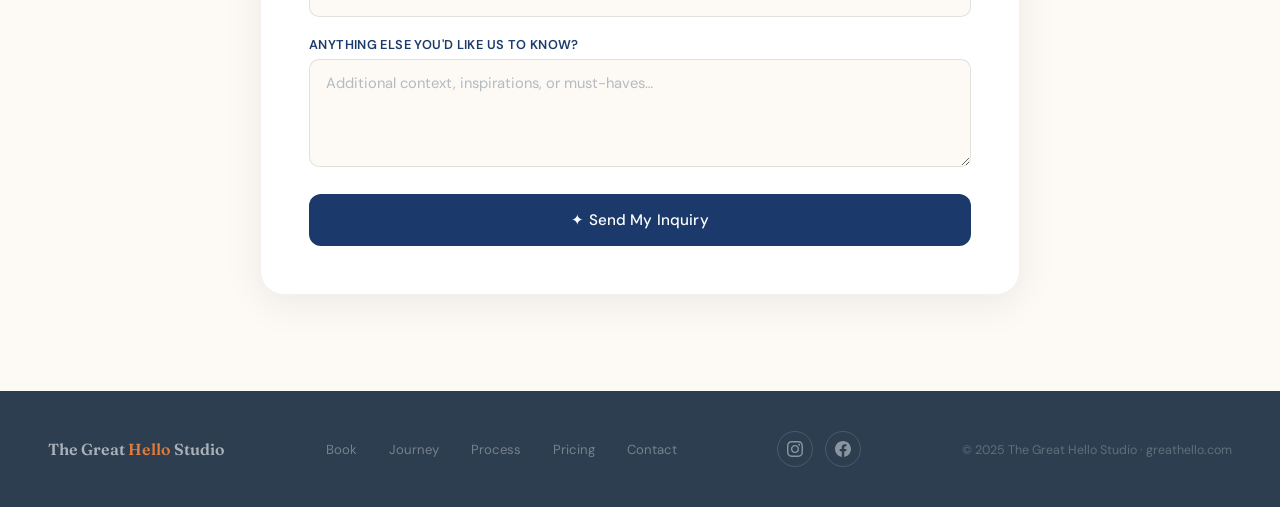
<file: webdesign/index-3.3.26.html>
<!DOCTYPE html>
<html lang="en">
<head>
  <meta charset="UTF-8"/>
  <meta name="viewport" content="width=device-width, initial-scale=1.0"/>
  <title>Web Design for Creatives — The Great Hello Studio</title>
  <meta name="description" content="The Great Hello Studio builds beautiful, maintenance-free websites for illustrators, authors, and self-publishers. Pay once, own it forever — no monthly hosting fees."/>
<link rel="icon" type="image/svg+xml" href="data:image/svg+xml,%3Csvg xmlns='http://www.w3.org/2000/svg' viewBox='0 0 100 100'%3E%3Ctext y='.9em' font-size='90' fill='%23FFD166'%3E%E2%9C%A6%3C/text%3E%3C/svg%3E">
<link rel="icon" type="image/x-icon" href="/image/favicon.ico">
<link rel="icon" type="image/png" sizes="16x16" href="/image/favicon-16x16.png">
<link rel="icon" type="image/png" sizes="32x32" href="/image/favicon-32x32.png">
<link rel="apple-touch-icon" sizes="180x180" href="/image/apple-touch-icon.png">
<link rel="icon" type="image/png" sizes="192x192" href="/image/android-chrome-192x192.png">
<link rel="icon" type="image/png" sizes="512x512" href="/image/android-chrome-512x512.png">
  <link rel="preconnect" href="https://fonts.googleapis.com">
  <link rel="preconnect" href="https://fonts.gstatic.com" crossorigin>
  <link href="https://fonts.googleapis.com/css2?family=Fraunces:ital,opsz,wght@0,9..144,300;0,9..144,600;1,9..144,300&family=DM+Sans:wght@300;400;500&display=swap" rel="stylesheet">
  <style>
    :root {
      --midnight: #1B3A6B;
      --amber:    #E07B39;
      --gold:     #F4A535;
      --blush:    #F2C4A0;
      --sage:     #8DBF9F;
      --sage-dark:#4A8B68;
      --soft:     #6B7C8D;
      --ink:      #2C3E50;
      --cream:    #FDFAF5;
      --dawn:     #FFF3E0;
    }

    *, *::before, *::after { box-sizing: border-box; margin: 0; padding: 0; }
    html { scroll-behavior: smooth; }
    body { font-family: 'DM Sans', sans-serif; background: var(--cream); color: var(--ink); overflow-x: hidden; }

    /* ── NAV ── */
    nav {
      position: sticky;
      top: 0;
      background: rgba(253,250,245,0.92);
      backdrop-filter: blur(12px);
      border-bottom: 1px solid rgba(244,165,53,0.15);
      padding: 1.2rem 3rem;
      display: grid;
      grid-template-columns: 1fr auto 1fr;
      align-items: center;
      z-index: 100;
    }
    
    .nav-logo {
      font-family: 'Fraunces', serif;
      font-size: 1.15rem;
      font-weight: 600;
      color: var(--midnight);
      letter-spacing: -0.02em;
      text-decoration: none;
    }
    
    .nav-logo a {
      text-decoration: none;
      color: inherit;
    }

    .nav-logo span {
      color: var(--amber);
    }

    nav ul {
      list-style: none;
      display: flex;
      gap: 2.5rem;
      align-items: center;
    }

    nav ul li a {
      text-decoration: none;
      color: var(--soft);
      font-size: 0.88rem;
      font-weight: 500;
      letter-spacing: 0.03em;
      transition: color 0.2s;
    }

    nav ul li a:hover { color: var(--amber); }

    .nav-links {
      list-style: none;
      display: flex;
      gap: 2rem;
      align-items: center;
      justify-content: center;
    }

.nav-links li a[href="#inquiry"] {
  border: 1px solid var(--amber);
  border-radius: 50px;
  padding: 0.4rem 1rem;
  color: var(--amber);
}

.nav-links li a[href="#inquiry"]:hover {
  background: var(--amber);
  color: white;
}

    .nav-back {
      text-decoration: none;
      color: var(--soft);
      font-size: 0.85rem;
      font-weight: 500;
      letter-spacing: 0.03em;
      transition: color 0.2s;
      justify-self: end;
      white-space: nowrap;
    }

    .nav-back:hover { color: var(--amber); }

    @media (max-width: 700px) {
      nav {
        grid-template-columns: 1fr;
      }
      .nav-links {
        display: none;
      }
      .nav-back {
        display: none;
      }
    }

    /* ── HERO ── */
    .page-hero {
      background: var(--midnight);
      padding: 6rem 3rem 5rem;
      text-align: center;
      position: relative;
      overflow: hidden;
    }

    .page-hero::before {
      content: '';
      position: absolute;
      top: -20%;
      left: 50%;
      transform: translateX(-50%);
      width: 80vw;
      height: 80vw;
      border-radius: 50%;
      background: radial-gradient(circle, rgba(244,165,53,0.1) 0%, transparent 65%);
      pointer-events: none;
    }

    .page-hero .eyebrow {
      display: inline-flex;
      align-items: center;
      gap: 0.5rem;
      font-size: 0.75rem;
      font-weight: 500;
      letter-spacing: 0.12em;
      text-transform: uppercase;
      color: var(--sage);
      margin-bottom: 1.5rem;
      background: rgba(141,191,159,0.12);
      padding: 0.4rem 1rem;
      border-radius: 50px;
      border: 1px solid rgba(141,191,159,0.2);
    }

    .page-hero h1 {
      font-family: 'Fraunces', serif;
      font-size: clamp(2.2rem, 5vw, 3.8rem);
      font-weight: 600;
      color: white;
      line-height: 1.1;
      letter-spacing: -0.03em;
      margin-bottom: 1.2rem;
    }

    .page-hero h1 em {
      font-style: italic;
      color: var(--gold);
      font-weight: 300;
    }

    .page-hero-sub {
      font-size: 1.05rem;
      color: rgba(255,255,255,0.55);
      max-width: 560px;
      margin: 0 auto;
      line-height: 1.75;
      font-weight: 300;
    }

    /* ── SHARED SECTION STYLES ── */
    .section-label {
      font-size: 0.75rem;
      letter-spacing: 0.15em;
      text-transform: uppercase;
      font-weight: 500;
      margin-bottom: 0.75rem;
    }

    .section-title {
      font-family: 'Fraunces', serif;
      font-size: clamp(1.8rem, 3.5vw, 2.6rem);
      font-weight: 600;
      line-height: 1.1;
      letter-spacing: -0.03em;
      margin-bottom: 1rem;
    }

    /* ── PROCESS SECTION ── */
    .process {
      padding: 6rem 3rem;
      background: var(--cream);
    }

    .process-header {
      text-align: center;
      margin-bottom: 4rem;
    }

    .process-header .section-label { color: var(--sage-dark); }
    .process-header .section-title { color: var(--midnight); }

    .process-header p {
      font-size: 1rem;
      color: var(--soft);
      max-width: 540px;
      margin: 0 auto;
      line-height: 1.75;
      font-weight: 300;
    }

    .process-steps {
      max-width: 860px;
      margin: 0 auto;
      display: flex;
      flex-direction: column;
      gap: 0;
    }

    .process-step {
      display: grid;
      grid-template-columns: 60px 1fr;
      gap: 2rem;
      padding: 2.5rem 0;
      border-bottom: 1px solid rgba(0,0,0,0.06);
      align-items: flex-start;
    }

    .process-step:last-child { border-bottom: none; }

    .step-number {
      font-family: 'Fraunces', serif;
      font-size: 2.2rem;
      font-weight: 600;
      color: rgba(244,165,53,0.25);
      line-height: 1;
      padding-top: 0.2rem;
    }

    .step-content h3 {
      font-family: 'Fraunces', serif;
      font-size: 1.2rem;
      font-weight: 600;
      color: var(--midnight);
      letter-spacing: -0.02em;
      margin-bottom: 0.6rem;
    }

    .step-content p {
      font-size: 0.92rem;
      color: var(--soft);
      line-height: 1.75;
      font-weight: 300;
    }

    .step-badge {
      display: inline-block;
      font-size: 0.65rem;
      font-weight: 700;
      letter-spacing: 0.1em;
      text-transform: uppercase;
      padding: 0.2rem 0.6rem;
      border-radius: 20px;
      background: rgba(244,165,53,0.1);
      color: var(--amber);
      margin-bottom: 0.6rem;
    }

    /* ── PRICING ── */
    .pricing {
      padding: 6rem 3rem;
      background: linear-gradient(160deg, #F9F2E8 0%, #EDF5F0 100%);
      position: relative;
    }

    .pricing::before {
      content: '';
      position: absolute;
      top: 0; left: 0; right: 0;
      height: 1px;
      background: linear-gradient(to right, transparent, rgba(141,191,159,0.5), transparent);
    }

    .pricing-header {
      text-align: center;
      margin-bottom: 3.5rem;
    }

    .pricing-header .section-label { color: var(--sage-dark); }
    .pricing-header .section-title { color: var(--midnight); }
    .pricing-header p { font-size: 0.95rem; color: var(--soft); max-width: 500px; margin: 0 auto; line-height: 1.7; font-weight: 300; }

    .pricing-grid {
      display: grid;
      grid-template-columns: repeat(2, 1fr);
      gap: 1.5rem;
      max-width: 860px;
      margin: 0 auto;
    }

    .pricing-card {
      background: white;
      border-radius: 20px;
      padding: 2rem;
      border: 1px solid rgba(0,0,0,0.06);
      box-shadow: 0 4px 20px rgba(0,0,0,0.05);
      transition: transform 0.25s, box-shadow 0.25s;
    }

    .pricing-card:hover {
      transform: translateY(-3px);
      box-shadow: 0 10px 32px rgba(0,0,0,0.08);
    }

    .pricing-card.featured {
      border-color: rgba(244,165,53,0.3);
      background: linear-gradient(145deg, #fff 0%, #FFF8F0 100%);
    }

    .pricing-icon { font-size: 1.8rem; margin-bottom: 1rem; display: block; }

    .pricing-name {
      font-family: 'Fraunces', serif;
      font-size: 1.2rem;
      font-weight: 600;
      color: var(--midnight);
      letter-spacing: -0.02em;
      margin-bottom: 0.4rem;
    }

    .pricing-tag {
      display: inline-block;
      font-size: 0.65rem;
      font-weight: 700;
      letter-spacing: 0.1em;
      text-transform: uppercase;
      padding: 0.2rem 0.6rem;
      border-radius: 20px;
      background: rgba(74,139,104,0.12);
      color: var(--sage-dark);
      margin-bottom: 0.8rem;
    }

    .pricing-desc {
      font-size: 0.86rem;
      color: var(--soft);
      line-height: 1.7;
      font-weight: 300;
    }

    .pricing-note {
      text-align: center;
      margin-top: 2rem;
      font-size: 0.82rem;
      color: var(--soft);
      font-style: italic;
      font-weight: 300;
    }

    /* ── FORM SECTION ── */
    .form-section {
      padding: 6rem 3rem;
      background: var(--cream);
      position: relative;
    }

    .form-section::before {
      content: '';
      position: absolute;
      top: 0; left: 0; right: 0;
      height: 1px;
      background: linear-gradient(to right, transparent, rgba(244,165,53,0.3), transparent);
    }

    .form-wrap {
      max-width: 760px;
      margin: 0 auto;
    }

    .form-header {
      text-align: center;
      margin-bottom: 3rem;
    }

    .form-header .section-label { color: var(--amber); }
    .form-header .section-title { color: var(--midnight); }
    .form-header p { font-size: 0.95rem; color: var(--soft); line-height: 1.75; font-weight: 300; max-width: 520px; margin: 0 auto; }

    .collab-form {
      background: white;
      border-radius: 24px;
      padding: 3rem;
      box-shadow: 0 8px 40px rgba(0,0,0,0.07);
      border: 1px solid rgba(0,0,0,0.05);
    }

    /* ── FORM ELEMENTS ── */
    .form-section-label {
      font-size: 0.72rem;
      font-weight: 700;
      letter-spacing: 0.1em;
      text-transform: uppercase;
      color: var(--amber);
      margin: 1.8rem 0 1rem;
      padding-bottom: 0.5rem;
      border-bottom: 1px solid rgba(224,123,57,0.2);
    }

    .form-section-label:first-child { margin-top: 0; }

    .form-row {
      display: grid;
      grid-template-columns: 1fr 1fr;
      gap: 1rem;
    }

    .form-group {
      display: flex;
      flex-direction: column;
      gap: 0.4rem;
      margin-bottom: 1.2rem;
    }

    .form-group label {
      font-size: 0.8rem;
      font-weight: 600;
      color: var(--midnight);
      letter-spacing: 0.03em;
      text-transform: uppercase;
    }

    .label-note {
      font-weight: 300;
      font-size: 0.75rem;
      color: var(--soft);
      letter-spacing: 0;
      text-transform: none;
    }

    .form-group input,
    .form-group select,
    .form-group textarea {
      border: 1.5px solid rgba(0,0,0,0.1);
      border-radius: 10px;
      padding: 0.8rem 1rem;
      font-family: 'DM Sans', sans-serif;
      font-size: 0.92rem;
      color: var(--ink);
      background: var(--cream);
      transition: border-color 0.2s, box-shadow 0.2s;
      outline: none;
      resize: vertical;
    }

    .form-group input:focus,
    .form-group select:focus,
    .form-group textarea:focus {
      border-color: var(--amber);
      box-shadow: 0 0 0 3px rgba(244,165,53,0.12);
    }

    .form-group input::placeholder,
    .form-group textarea::placeholder { color: rgba(107,124,141,0.5); }

    .checkbox-group {
      display: flex;
      flex-direction: column;
      gap: 0.6rem;
      margin-top: 0.4rem;
    }

    .checkbox-label {
      display: flex;
      align-items: center;
      gap: 0.65rem;
      font-size: 0.88rem;
      font-weight: 300;
      color: var(--ink);
      cursor: pointer;
      text-transform: none;
      letter-spacing: 0;
    }

    .checkbox-label input[type="checkbox"] {
      width: 16px;
      height: 16px;
      accent-color: var(--amber);
      cursor: pointer;
      flex-shrink: 0;
    }

    .btn-form {
      width: 100%;
      background: var(--midnight);
      color: white;
      border: none;
      padding: 1rem;
      border-radius: 12px;
      font-family: 'DM Sans', sans-serif;
      font-size: 0.95rem;
      font-weight: 500;
      cursor: pointer;
      transition: all 0.25s;
      letter-spacing: 0.01em;
      margin-top: 0.5rem;
    }

    .btn-form:hover {
      background: var(--amber);
      transform: translateY(-2px);
      box-shadow: 0 8px 24px rgba(224,123,57,0.3);
    }

    /* ── FOOTER ── */
    footer {
      background: var(--ink);
      padding: 2.5rem 3rem;
      display: flex;
      align-items: center;
      justify-content: space-between;
      flex-wrap: wrap;
      gap: 1rem;
    }

    .footer-logo {
      font-family: 'Fraunces', serif;
      font-size: 1rem;
      font-weight: 600;
      color: rgba(255,255,255,0.6);
      text-decoration: none;
    }

    .footer-logo span { color: var(--amber); }

    .footer-copy {
      font-size: 0.78rem;
      color: rgba(255,255,255,0.25);
      text-decoration: none;
    }

    .footer-back {
      font-size: 0.82rem;
      color: rgba(255,255,255,0.4);
      text-decoration: none;
      transition: color 0.2s;
    }

    .footer-back:hover { color: var(--gold); }
      .footer-links {
      display: flex;
      gap: 2rem;
      list-style: none;
    }

    .footer-links a {
      text-decoration: none;
      color: rgba(255,255,255,0.35);
      font-size: 0.82rem;
      transition: color 0.2s;
    }

    .footer-links a:hover { color: var(--gold); }

 /* ── SOCIAL ICONS ── */
.social-links {
  display: flex;
  gap: 0.75rem;
  align-items: center;
}

.social-link {
  display: flex;
  align-items: center;
  justify-content: center;
  width: 36px;
  height: 36px;
  border-radius: 50%;
  border: 1px solid rgba(255,255,255,0.15);
  color: rgba(255,255,255,0.45);
  text-decoration: none;
  transition: all 0.25s;
  flex-shrink: 0;
}

.social-link svg {
  width: 16px;
  height: 16px;
  fill: currentColor;
}

.social-link:hover {
  border-color: var(--gold);
  color: var(--gold);
  background: rgba(255,209,102,0.08);
  transform: translateY(-2px);
}
    
    /* ── REVEAL ── */
    .reveal {
      opacity: 0;
      transform: translateY(24px);
      transition: opacity 0.7s ease, transform 0.7s ease;
    }
    .reveal.visible { opacity: 1; transform: translateY(0); }

    /* ── RESPONSIVE ── */
    @media (max-width: 700px) {
      nav { padding: 1rem 1.5rem; }
      .page-hero { padding: 5rem 1.5rem 4rem; }
      .process, .pricing, .form-section { padding: 4rem 1.5rem; }
      .process-step { grid-template-columns: 40px 1fr; gap: 1.2rem; }
      .pricing-grid { grid-template-columns: 1fr; }
      .form-row { grid-template-columns: 1fr; }
      .collab-form { padding: 2rem 1.5rem; }
      footer { padding: 2rem 1.5rem; flex-direction: column; align-items: flex-start; }
    }
  </style>
</head>
<body>

  <!-- NAV -->
<nav>
  <a href="/" class="nav-logo">The Great <span>Hello</span> Studio</a>
  <ul class="nav-links">
    <li><a href="#process">Process</a></li>
    <li><a href="#pricing">Pricing</a></li>
    <li><a href="#inquiry">Partnership</a></li>
  </ul>
  <a href="/#creators" class="nav-back">← Back to Home</a>
</nav>
 

  <!-- HERO -->
  <div class="page-hero">
    <div class="eyebrow">✦ Web Design for Creatives</div>
    <h1>Your legacy deserves<br>a <em>beautiful presence</em> online</h1>
    <p class="page-hero-sub">We build bespoke, maintenance-free websites for illustrators, authors, and self-publishers — pay once, own it forever, no monthly hosting fees ever again.</p>
  </div>

  <!-- PROCESS -->
  <section class="process" id="process">
    <div class="process-header reveal">
      <p class="section-label" style="color:var(--sage-dark);">✦ How It Works</p>
      <h2 class="section-title" style="color:var(--midnight);">A simple process.<br>A lasting result.</h2>
      <p>From our first conversation to your launch day, here is exactly what working with The Great Hello Studio looks like.</p>
    </div>

    <div class="process-steps">

      <div class="process-step reveal">
        <div class="step-number">01</div>
        <div class="step-content">
          <div class="step-badge">Discovery</div>
          <h3>You fill out the inquiry form</h3>
          <p>You tell us about your creative work, your goals, and your vision. We review your submission and respond within a few days to schedule a free 30-minute discovery call. No commitment required at this stage — just a conversation.</p>
        </div>
      </div>

      <div class="process-step reveal">
        <div class="step-number">02</div>
        <div class="step-content">
          <div class="step-badge">Proposal</div>
          <h3>We send you a custom quote</h3>
          <p>Based on your needs, we put together a clear, itemized proposal — fixed prices for each module you need. No hourly rates, no surprise invoices. You choose exactly what you want to include and we agree on a timeline before any work begins.</p>
        </div>
      </div>

      <div class="process-step reveal">
        <div class="step-number">03</div>
        <div class="step-content">
          <div class="step-badge">Design</div>
          <h3>We build your custom theme</h3>
          <p>We design a distinctive visual identity that reflects your brand — your palette, your typography, your aesthetic. You review a working prototype and give feedback. We refine until it feels exactly right. Your voice, not a template.</p>
        </div>
      </div>

      <div class="process-step reveal">
        <div class="step-number">04</div>
        <div class="step-content">
          <div class="step-badge">Content</div>
          <h3>We write and populate your pages</h3>
          <p>We draft your about section, portfolio or book pages, contact section, and any journal entries you'd like to launch with. You review and approve every word. Nothing goes live without your sign-off.</p>
        </div>
      </div>

      <div class="process-step reveal">
        <div class="step-number">05</div>
        <div class="step-content">
          <div class="step-badge">Launch</div>
          <h3>We connect your domain and go live</h3>
          <p>We set up free, reliable hosting and connect it to your custom domain. No Squarespace. No Wix. No monthly subscription. Your site lives on infrastructure that costs nothing to maintain — and it belongs entirely to you. We walk you through how to make simple updates yourself going forward.</p>
        </div>
      </div>

      <div class="process-step reveal">
        <div class="step-number">06</div>
        <div class="step-content">
          <div class="step-badge">Yours Forever</div>
          <h3>You own it — completely</h3>
          <p>Every file, every line of code, every image is handed over to you. You are not renting a platform. You are not dependent on a subscription staying active. Your digital home is yours to keep, share, update, and build on — forever.</p>
        </div>
      </div>

    </div>
  </section>

  <!-- PRICING -->
  <section class="pricing" id="pricing">
    <div class="pricing-header reveal">
      <p class="section-label">✦ Modular Pricing</p>
      <h2 class="section-title" style="color:var(--midnight);">Pay for what you need.<br>Nothing more.</h2>
      <p>Every module is a one-time fixed fee. Mix and match based on where you are in your journey.</p>
    </div>

    <div class="pricing-grid reveal">
      <div class="pricing-card featured">
        <span class="pricing-icon">🎨</span>
        <div class="pricing-tag">One-Time Fee</div>
        <div class="pricing-name">Custom Theme</div>
        <p class="pricing-desc">A hand-crafted visual design built around your brand — your colors, your typography, your personality. Fully responsive across all screen sizes. No generic templates.</p>
      </div>
      
      <div class="pricing-card">
        <span class="pricing-icon">🚀</span>
        <div class="pricing-tag">One-Time Fee</div>
        <div class="pricing-name">Free Hosting Setup</div>
        <p class="pricing-desc">We deploy your site on free, reliable infrastructure — no monthly bills, ever. We handle the technical setup entirely and teach you how to push updates yourself.</p>
      </div>

      <div class="pricing-card">
        <span class="pricing-icon">🌐</span>
        <div class="pricing-tag">One-Time Fee</div>
        <div class="pricing-name">Custom Domain Setup</div>
        <p class="pricing-desc">We connect your own domain (e.g. yourname.com) to your site. No ongoing subscription required. You own the domain — we just set it up.</p>
      </div>
      
      <div class="pricing-card featured">
        <span class="pricing-icon">✍️</span>
        <div class="pricing-tag">One-Time Fee</div>
        <div class="pricing-name">Custom Email Setup</div>
        <p class="pricing-desc">We help set up custom email for you and your team, and connect your team to a collection of cloud computing, productivity and collaboration tools without a monthly subcription.</p>
      </div>
      
    </div>
    <p class="pricing-note">Exact pricing is provided in your custom proposal after the discovery call. Budget ranges start at under $500 for simple sites.</p>
  </section>

  <!-- FORM -->
  <section class="form-section" id="inquiry">
    <div class="form-wrap">
      <div class="form-header reveal">
        <p class="section-label">✦ Start Your Project</p>
        <h2 class="section-title">Let's build a digital home<br>for your creative legacy</h2>
        <p>Fill out the form below and we'll be in touch within a few days to schedule your free discovery call.</p>
      </div>

      <div class="collab-form reveal">
        <form>
          <input type="hidden" name="access_key" value="a3b39ef1-7ac7-4cdc-99b8-303754ea38bf">
          <input type="hidden" name="subject" value="New Web Design Inquiry — Great Hello Studio">

          <!-- 1. Creative Identity -->
          <div class="form-section-label">✦ 1 — The Creative Identity</div>
          <div class="form-row">
            <div class="form-group">
              <label>Name / Studio Name</label>
              <input type="text" name="name" placeholder="Your name or studio" required/>
            </div>
            <div class="form-group">
              <label>Email</label>
              <input type="email" name="email" placeholder="hello@yourstudio.com" required/>
            </div>
          </div>
          <!--div class="form-group">
            <label>Your Primary Craft</label>
            <input type="text" name="craft" placeholder="e.g. Children's Book Author, Fine Art Illustrator, Self-Publisher" required/>
          </div-->
          <div class="form-group">
            <label>Your Primary Craft</label>
            <select name="hosting" required>
              <option value="" disabled selected>Select one</option>
              <option value="author">Book Author</option>
              <option value="artist">Fine Art Illustrator</option>
              <option value="publisher">Self-Publisher</option>
            </select>
          </div>
          <div class="form-group">
            <label>Current Web Presence</label>
            <input type="text" name="current_site" placeholder="Existing site or social media link you'd like to overhaul (if any)" required/>
          </div>

          <!-- 2. Vision & Goals -->
          <div class="form-section-label">✦ 2 — Vision & Goals</div>
          <div class="form-group">
            <label>Primary Goal of Your New Site <span class="label-note">(select all that apply)</span></label>
            <div class="checkbox-group">
              <label class="checkbox-label"><input type="checkbox" name="goal[]" value="portfolio"/> Showcasing a portfolio / gallery</label>
              <label class="checkbox-label"><input type="checkbox" name="goal[]" value="selling"/> Selling books / prints directly</label>
              <label class="checkbox-label"><input type="checkbox" name="goal[]" value="press_kit"/> Providing a Press Kit for media and publishers</label>
              <label class="checkbox-label"><input type="checkbox" name="goal[]" value="newsletter"/> Growing an email newsletter list</label>
            </div>
          </div>
          <div class="form-group">
            <label>Describe Your "Vibe" in Three Words</label>
            <input type="text" name="vibe" placeholder="e.g. Whimsical, Minimalist, Bold, Classic" required/>
          </div>

          <!-- 3. Content & Complexity -->
          <div class="form-section-label">✦ 3 — Content & Complexity</div>
          <div class="form-group">
            <label>Special Features Needed <span class="label-note">(select all that apply)</span></label>
            <div class="checkbox-group">
              <label class="checkbox-label"><input type="checkbox" name="features[]" value="domain link"/> Custom Domain Setup</label>
              <label class="checkbox-label"><input type="checkbox" name="features[]" value="design"/> Custom Website Design Files</label>
              <label class="checkbox-label"><input type="checkbox" name="features[]" value="hosting"/> Subscription-Free Hosting</label>
              <label class="checkbox-label"><input type="checkbox" name="features[]" value="email setup"/> Custom Email Setup</label>
            </div>
          </div>
             <div class="form-group">
            <label>Other Website Requests</label>
            <input type="text" name="design" placeholder="e.g. Home, About, Portfolio, Contact"/>
          </div>
          

          <!-- 4. The Forever Model -->
          <div class="form-section-label">✦ 4 — The "Forever" Model</div>
          <div class="form-group">
            <label>Do you already own a domain?</label>
            <select name="domain" required>
              <option value="" disabled selected>Select one</option>
              <option value="yes">Yes — I already own one (e.g. www.yourname.com)</option>
              <option value="no">No — I need help securing one</option>
              <option value="unsure">Not sure yet</option>
            </select>
          </div>
          <div class="form-group">
            <label>Are you currently paying monthly or yearly hosting fees?</label>
            <select name="hosting" required>
              <option value="" disabled selected>Select one</option>
              <option value="yes">Yes — I'd love to eliminate them</option>
              <option value="no">No — starting fresh</option>
              <option value="unsure">Not sure what I'm paying for</option>
            </select>
          </div>
          <div class="form-group">
            <label>Anything else you'd like us to know?</label>
            <textarea rows="4" name="notes" placeholder="Additional context, inspirations, or must-haves…" required></textarea>
          </div>

          <button type="submit" class="btn-form">✦ Send My Inquiry</button>
        </form>
      </div>
    </div>
  </section>

  <!-- FOOTER -->
  <footer>
    <a href="/" class="footer-logo">The Great <span>Hello</span> Studio</a>
    <ul class="footer-links">
      <li><a href="/#about">Book</a></li>
      <li><a href="/#journey">Journey</a></li>
      <li><a href="#process">Process</a></li>
      <li><a href="#pricing">Pricing</a></li>
      <li><a href="#inquiry">Contact</a></li>
    </ul>
    <!--a href="index.html" class="footer-back">← Back to greathello.com</a-->
      <div class="social-links">
  <!-- Instagram -->
  <a href="https://instagram.com/the.great.hello" target="_blank" rel="noopener" class="social-link" aria-label="Instagram">
    <svg viewBox="0 0 24 24" xmlns="http://www.w3.org/2000/svg">
      <path d="M12 2.163c3.204 0 3.584.012 4.85.07 3.252.148 4.771 1.691 4.919 4.919.058 1.265.069 1.645.069 4.849 0 3.205-.012 3.584-.069 4.849-.149 3.225-1.664 4.771-4.919 4.919-1.266.058-1.644.07-4.85.07-3.204 0-3.584-.012-4.849-.07-3.26-.149-4.771-1.699-4.919-4.92-.058-1.265-.07-1.644-.07-4.849 0-3.204.013-3.583.07-4.849.149-3.227 1.664-4.771 4.919-4.919 1.266-.057 1.645-.069 4.849-.069zm0-2.163c-3.259 0-3.667.014-4.947.072-4.358.2-6.78 2.618-6.98 6.98-.059 1.281-.073 1.689-.073 4.948 0 3.259.014 3.668.072 4.948.2 4.358 2.618 6.78 6.98 6.98 1.281.058 1.689.072 4.948.072 3.259 0 3.668-.014 4.948-.072 4.354-.2 6.782-2.618 6.979-6.98.059-1.28.073-1.689.073-4.948 0-3.259-.014-3.667-.072-4.947-.196-4.354-2.617-6.78-6.979-6.98-1.281-.059-1.69-.073-4.949-.073zm0 5.838c-3.403 0-6.162 2.759-6.162 6.162s2.759 6.163 6.162 6.163 6.162-2.759 6.162-6.163c0-3.403-2.759-6.162-6.162-6.162zm0 10.162c-2.209 0-4-1.79-4-4 0-2.209 1.791-4 4-4s4 1.791 4 4c0 2.21-1.791 4-4 4zm6.406-11.845c-.796 0-1.441.645-1.441 1.44s.645 1.44 1.441 1.44c.795 0 1.439-.645 1.439-1.44s-.644-1.44-1.439-1.44z"/>
    </svg>
  </a>
  <!-- Facebook -->
  <a href="https://facebook.com/thegreathello" target="_blank" rel="noopener" class="social-link" aria-label="Facebook">
    <svg viewBox="0 0 24 24" xmlns="http://www.w3.org/2000/svg">
      <path d="M24 12.073c0-6.627-5.373-12-12-12s-12 5.373-12 12c0 5.99 4.388 10.954 10.125 11.854v-8.385H7.078v-3.47h3.047V9.43c0-3.007 1.792-4.669 4.533-4.669 1.312 0 2.686.235 2.686.235v2.953H15.83c-1.491 0-1.956.925-1.956 1.874v2.25h3.328l-.532 3.47h-2.796v8.385C19.612 23.027 24 18.062 24 12.073z"/>
    </svg>
  </a>
</div>
    <div> <a href="#" class="footer-copy">© 2025 The Great Hello Studio · greathello.com</a></div>
  </footer>

  <script>
    // Scroll reveal
    const reveals = document.querySelectorAll('.reveal');
    const observer = new IntersectionObserver((entries) => {
      entries.forEach(entry => {
        if (entry.isIntersecting) {
          entry.target.classList.add('visible');
          observer.unobserve(entry.target);
        }
      });
    }, { threshold: 0.1 });
    reveals.forEach(el => observer.observe(el));

    // Form submission
    const collabForm = document.querySelector('.collab-form form');
    if (collabForm) {
      collabForm.addEventListener('submit', async function(e) {
        e.preventDefault();

        // Checkbox validation
        const goalChecks    = this.querySelectorAll('input[name="goal[]"]:checked');
        const featureChecks = this.querySelectorAll('input[name="features[]"]:checked');

        if (goalChecks.length === 0) {
          alert('Please select at least one primary goal for your site.');
          return;
        }
        if (featureChecks.length === 0) {
          alert('Please select at least one special feature needed.');
          return;
        }

        const btn  = this.querySelector('.btn-form');
        const data = new FormData(this);

        btn.textContent = 'Sending...';
        btn.disabled    = true;

        try {
          const res  = await fetch('https://api.web3forms.com/submit', {
            method: 'POST',
            body: data,
          });
          const json = await res.json();

          if (json.success) {
            this.reset();
            btn.textContent      = '✦ Received — we\'ll be in touch!';
            btn.style.background = '#4A8B68';
          } else {
            btn.textContent      = '✗ Something went wrong. Try again.';
            btn.style.background = '#c0392b';
            btn.disabled         = false;
          }
        } catch (err) {
          btn.textContent      = '✗ Network error. Try again.';
          btn.style.background = '#c0392b';
          btn.disabled         = false;
        }
      });
    }
  </script>

</body>
</html>
</file>
<file: css/webstyle.css>
:root {
      --midnight: #1B3A6B;
      --amber:    #E07B39;
      --gold:     #F4A535;
      --blush:    #F2C4A0;
      --sage:     #8DBF9F;
      --sage-dark:#4A8B68;
      --soft:     #6B7C8D;
      --ink:      #2C3E50;
      --cream:    #FDFAF5;
      --dawn:     #FFF3E0;
    }

    *, *::before, *::after { box-sizing: border-box; margin: 0; padding: 0; }
    html { scroll-behavior: smooth; }
    body { font-family: 'DM Sans', sans-serif; background: var(--cream); color: var(--ink); overflow-x: hidden; }

    /* ── NAV ── */
    nav {
      position: sticky;
      top: 0;
      background: rgba(253,250,245,0.92);
      backdrop-filter: blur(12px);
      border-bottom: 1px solid rgba(244,165,53,0.15);
      padding: 1.2rem 3rem;
      display: grid;
      grid-template-columns: 1fr auto 1fr;
      align-items: center;
      z-index: 100;
    }
    
    .nav-logo {
      font-family: 'Fraunces', serif;
      font-size: 1.15rem;
      font-weight: 600;
      color: var(--midnight);
      letter-spacing: -0.02em;
      text-decoration: none;
    }
    
    .nav-logo a {
      text-decoration: none;
      color: inherit;
    }

    .nav-logo span {
      color: var(--amber);
    }

    nav ul {
      list-style: none;
      display: flex;
      gap: 2.5rem;
      align-items: center;
    }

    nav ul li a {
      text-decoration: none;
      color: var(--soft);
      font-size: 0.88rem;
      font-weight: 500;
      letter-spacing: 0.03em;
      transition: color 0.2s;
    }

    nav ul li a:hover { color: var(--amber); }

    .nav-links {
      list-style: none;
      display: flex;
      gap: 2rem;
      align-items: center;
      justify-content: center;
    }

.nav-links li a[href="#inquiry"] {
  border: 1px solid var(--amber);
  border-radius: 50px;
  padding: 0.4rem 1rem;
  color: var(--amber);
}

.nav-links li a[href="#inquiry"]:hover {
  background: var(--amber);
  color: white;
}

    .nav-back {
      text-decoration: none;
      color: var(--soft);
      font-size: 0.85rem;
      font-weight: 500;
      letter-spacing: 0.03em;
      transition: color 0.2s;
      justify-self: end;
      white-space: nowrap;
    }

    .nav-back:hover { color: var(--amber); }

    @media (max-width: 700px) {
      nav {
        grid-template-columns: 1fr;
      }
      .nav-links {
        display: none;
      }
      .nav-back {
        display: none;
      }
    }

    /* ── HERO ── */
    .page-hero {
      background: var(--midnight);
      padding: 6rem 3rem 5rem;
      text-align: center;
      position: relative;
      overflow: hidden;
    }

    .page-hero::before {
      content: '';
      position: absolute;
      top: -20%;
      left: 50%;
      transform: translateX(-50%);
      width: 80vw;
      height: 80vw;
      border-radius: 50%;
      background: radial-gradient(circle, rgba(244,165,53,0.1) 0%, transparent 65%);
      pointer-events: none;
    }

    .page-hero .eyebrow {
      display: inline-flex;
      align-items: center;
      gap: 0.5rem;
      font-size: 0.75rem;
      font-weight: 500;
      letter-spacing: 0.12em;
      text-transform: uppercase;
      color: var(--sage);
      margin-bottom: 1.5rem;
      background: rgba(141,191,159,0.12);
      padding: 0.4rem 1rem;
      border-radius: 50px;
      border: 1px solid rgba(141,191,159,0.2);
    }

    .page-hero h1 {
      font-family: 'Fraunces', serif;
      font-size: clamp(2.2rem, 5vw, 3.8rem);
      font-weight: 600;
      color: white;
      line-height: 1.1;
      letter-spacing: -0.03em;
      margin-bottom: 1.2rem;
    }

    .page-hero h1 em {
      font-style: italic;
      color: var(--gold);
      font-weight: 300;
    }

    .page-hero-sub {
      font-size: 1.05rem;
      color: rgba(255,255,255,0.55);
      max-width: 560px;
      margin: 0 auto;
      line-height: 1.75;
      font-weight: 300;
    }

    /* ── SHARED SECTION STYLES ── */
    .section-label {
      font-size: 0.75rem;
      letter-spacing: 0.15em;
      text-transform: uppercase;
      font-weight: 500;
      margin-bottom: 0.75rem;
    }

    .section-title {
      font-family: 'Fraunces', serif;
      font-size: clamp(1.8rem, 3.5vw, 2.6rem);
      font-weight: 600;
      line-height: 1.1;
      letter-spacing: -0.03em;
      margin-bottom: 1rem;
    }

    /* ── PROCESS SECTION ── */
    .process {
      padding: 6rem 3rem;
      background: var(--cream);
    }

    .process-header {
      text-align: center;
      margin-bottom: 4rem;
    }

    .process-header .section-label { color: var(--sage-dark); }
    .process-header .section-title { color: var(--midnight); }

    .process-header p {
      font-size: 1rem;
      color: var(--soft);
      max-width: 540px;
      margin: 0 auto;
      line-height: 1.75;
      font-weight: 300;
    }

    .process-steps {
      max-width: 860px;
      margin: 0 auto;
      display: flex;
      flex-direction: column;
      gap: 0;
    }

    .process-step {
      display: grid;
      grid-template-columns: 60px 1fr;
      gap: 2rem;
      padding: 2.5rem 0;
      border-bottom: 1px solid rgba(0,0,0,0.06);
      align-items: flex-start;
    }

    .process-step:last-child { border-bottom: none; }

    .step-number {
      font-family: 'Fraunces', serif;
      font-size: 2.2rem;
      font-weight: 600;
      color: rgba(244,165,53,0.25);
      line-height: 1;
      padding-top: 0.2rem;
    }

    .step-content h3 {
      font-family: 'Fraunces', serif;
      font-size: 1.2rem;
      font-weight: 600;
      color: var(--midnight);
      letter-spacing: -0.02em;
      margin-bottom: 0.6rem;
    }

    .step-content p {
      font-size: 0.92rem;
      color: var(--soft);
      line-height: 1.75;
      font-weight: 300;
    }

    .step-badge {
      display: inline-block;
      font-size: 0.65rem;
      font-weight: 700;
      letter-spacing: 0.1em;
      text-transform: uppercase;
      padding: 0.2rem 0.6rem;
      border-radius: 20px;
      background: rgba(244,165,53,0.1);
      color: var(--amber);
      margin-bottom: 0.6rem;
    }

    /* ── PRICING ── */
    .pricing {
      padding: 6rem 3rem;
      background: linear-gradient(160deg, #F9F2E8 0%, #EDF5F0 100%);
      position: relative;
    }

    .pricing::before {
      content: '';
      position: absolute;
      top: 0; left: 0; right: 0;
      height: 1px;
      background: linear-gradient(to right, transparent, rgba(141,191,159,0.5), transparent);
    }

    .pricing-header {
      text-align: center;
      margin-bottom: 3.5rem;
    }

    .pricing-header .section-label { color: var(--sage-dark); }
    .pricing-header .section-title { color: var(--midnight); }
    .pricing-header p { font-size: 0.95rem; color: var(--soft); max-width: 500px; margin: 0 auto; line-height: 1.7; font-weight: 300; }

    .pricing-grid {
      display: grid;
      grid-template-columns: repeat(2, 1fr);
      gap: 1.5rem;
      max-width: 860px;
      margin: 0 auto;
    }

    .pricing-card {
      background: white;
      border-radius: 20px;
      padding: 2rem;
      border: 1px solid rgba(0,0,0,0.06);
      box-shadow: 0 4px 20px rgba(0,0,0,0.05);
      transition: transform 0.25s, box-shadow 0.25s;
    }

    .pricing-card:hover {
      transform: translateY(-3px);
      box-shadow: 0 10px 32px rgba(0,0,0,0.08);
    }

    .pricing-card.featured {
      border-color: rgba(244,165,53,0.3);
      background: linear-gradient(145deg, #fff 0%, #FFF8F0 100%);
    }

    .pricing-icon { font-size: 1.8rem; margin-bottom: 1rem; display: block; }

    .pricing-name {
      font-family: 'Fraunces', serif;
      font-size: 1.2rem;
      font-weight: 600;
      color: var(--midnight);
      letter-spacing: -0.02em;
      margin-bottom: 0.4rem;
    }

    .pricing-tag {
      display: inline-block;
      font-size: 0.65rem;
      font-weight: 700;
      letter-spacing: 0.1em;
      text-transform: uppercase;
      padding: 0.2rem 0.6rem;
      border-radius: 20px;
      background: rgba(74,139,104,0.12);
      color: var(--sage-dark);
      margin-bottom: 0.8rem;
    }

    .pricing-desc {
      font-size: 0.86rem;
      color: var(--soft);
      line-height: 1.7;
      font-weight: 300;
    }

    .pricing-note {
      text-align: center;
      margin-top: 2rem;
      font-size: 0.82rem;
      color: var(--soft);
      font-style: italic;
      font-weight: 300;
    }

    /* ── FORM SECTION ── */
    .form-section {
      padding: 6rem 3rem;
      background: var(--cream);
      position: relative;
    }

    .form-section::before {
      content: '';
      position: absolute;
      top: 0; left: 0; right: 0;
      height: 1px;
      background: linear-gradient(to right, transparent, rgba(244,165,53,0.3), transparent);
    }

    .form-wrap {
      max-width: 760px;
      margin: 0 auto;
    }

    .form-header {
      text-align: center;
      margin-bottom: 3rem;
    }

    .form-header .section-label { color: var(--amber); }
    .form-header .section-title { color: var(--midnight); }
    .form-header p { font-size: 0.95rem; color: var(--soft); line-height: 1.75; font-weight: 300; max-width: 520px; margin: 0 auto; }

    .collab-form {
      background: white;
      border-radius: 24px;
      padding: 3rem;
      box-shadow: 0 8px 40px rgba(0,0,0,0.07);
      border: 1px solid rgba(0,0,0,0.05);
    }

    /* ── FORM ELEMENTS ── */
    .form-section-label {
      font-size: 0.72rem;
      font-weight: 700;
      letter-spacing: 0.1em;
      text-transform: uppercase;
      color: var(--amber);
      margin: 1.8rem 0 1rem;
      padding-bottom: 0.5rem;
      border-bottom: 1px solid rgba(224,123,57,0.2);
    }

    .form-section-label:first-child { margin-top: 0; }

    .form-row {
      display: grid;
      grid-template-columns: 1fr 1fr;
      gap: 1rem;
    }

    .form-group {
      display: flex;
      flex-direction: column;
      gap: 0.4rem;
      margin-bottom: 1.2rem;
    }

    .form-group label {
      font-size: 0.8rem;
      font-weight: 600;
      color: var(--midnight);
      letter-spacing: 0.03em;
      text-transform: uppercase;
    }

    .label-note {
      font-weight: 300;
      font-size: 0.75rem;
      color: var(--soft);
      letter-spacing: 0;
      text-transform: none;
    }

    .form-group input,
    .form-group select,
    .form-group textarea {
      border: 1.5px solid rgba(0,0,0,0.1);
      border-radius: 10px;
      padding: 0.8rem 1rem;
      font-family: 'DM Sans', sans-serif;
      font-size: 0.92rem;
      color: var(--ink);
      background: var(--cream);
      transition: border-color 0.2s, box-shadow 0.2s;
      outline: none;
      resize: vertical;
    }

    .form-group input:focus,
    .form-group select:focus,
    .form-group textarea:focus {
      border-color: var(--amber);
      box-shadow: 0 0 0 3px rgba(244,165,53,0.12);
    }

    .form-group input::placeholder,
    .form-group textarea::placeholder { color: rgba(107,124,141,0.5); }

    .checkbox-group {
      display: flex;
      flex-direction: column;
      gap: 0.6rem;
      margin-top: 0.4rem;
    }

    .checkbox-label {
      display: flex;
      align-items: center;
      gap: 0.65rem;
      font-size: 0.88rem;
      font-weight: 300;
      color: var(--ink);
      cursor: pointer;
      text-transform: none;
      letter-spacing: 0;
    }

    .checkbox-label input[type="checkbox"] {
      width: 16px;
      height: 16px;
      accent-color: var(--amber);
      cursor: pointer;
      flex-shrink: 0;
    }

    .btn-form {
      width: 100%;
      background: var(--midnight);
      color: white;
      border: none;
      padding: 1rem;
      border-radius: 12px;
      font-family: 'DM Sans', sans-serif;
      font-size: 0.95rem;
      font-weight: 500;
      cursor: pointer;
      transition: all 0.25s;
      letter-spacing: 0.01em;
      margin-top: 0.5rem;
    }

    .btn-form:hover {
      background: var(--amber);
      transform: translateY(-2px);
      box-shadow: 0 8px 24px rgba(224,123,57,0.3);
    }

    /* ── FOOTER ── */
    footer {
      background: var(--ink);
      padding: 2.5rem 3rem;
      display: flex;
      align-items: center;
      justify-content: space-between;
      flex-wrap: wrap;
      gap: 1rem;
    }

    .footer-logo {
      font-family: 'Fraunces', serif;
      font-size: 1rem;
      font-weight: 600;
      color: rgba(255,255,255,0.6);
      text-decoration: none;
    }

    .footer-logo span { color: var(--amber); }

    .footer-copy {
      font-size: 0.78rem;
      color: rgba(255,255,255,0.25);
      text-decoration: none;
    }

    .footer-back {
      font-size: 0.82rem;
      color: rgba(255,255,255,0.4);
      text-decoration: none;
      transition: color 0.2s;
    }

    .footer-back:hover { color: var(--gold); }
      .footer-links {
      display: flex;
      gap: 2rem;
      list-style: none;
    }

    .footer-links a {
      text-decoration: none;
      color: rgba(255,255,255,0.35);
      font-size: 0.82rem;
      transition: color 0.2s;
    }

    .footer-links a:hover { color: var(--gold); }

 /* ── SOCIAL ICONS ── */
.social-links {
  display: flex;
  gap: 0.75rem;
  align-items: center;
}

.social-link {
  display: flex;
  align-items: center;
  justify-content: center;
  width: 36px;
  height: 36px;
  border-radius: 50%;
  border: 1px solid rgba(255,255,255,0.15);
  color: rgba(255,255,255,0.45);
  text-decoration: none;
  transition: all 0.25s;
  flex-shrink: 0;
}

.social-link svg {
  width: 16px;
  height: 16px;
  fill: currentColor;
}

.social-link:hover {
  border-color: var(--gold);
  color: var(--gold);
  background: rgba(255,209,102,0.08);
  transform: translateY(-2px);
}
    
    /* ── REVEAL ── */
    .reveal {
      opacity: 0;
      transform: translateY(24px);
      transition: opacity 0.7s ease, transform 0.7s ease;
    }
    .reveal.visible { opacity: 1; transform: translateY(0); }

    /* ── RESPONSIVE ── */
    @media (max-width: 700px) {
      nav { padding: 1rem 1.5rem; }
      .page-hero { padding: 5rem 1.5rem 4rem; }
      .process, .pricing, .form-section { padding: 4rem 1.5rem; }
      .process-step { grid-template-columns: 40px 1fr; gap: 1.2rem; }
      .pricing-grid { grid-template-columns: 1fr; }
      .form-row { grid-template-columns: 1fr; }
      .collab-form { padding: 2rem 1.5rem; }
      footer { padding: 2rem 1.5rem; flex-direction: column; align-items: flex-start; }
    }
</file>
